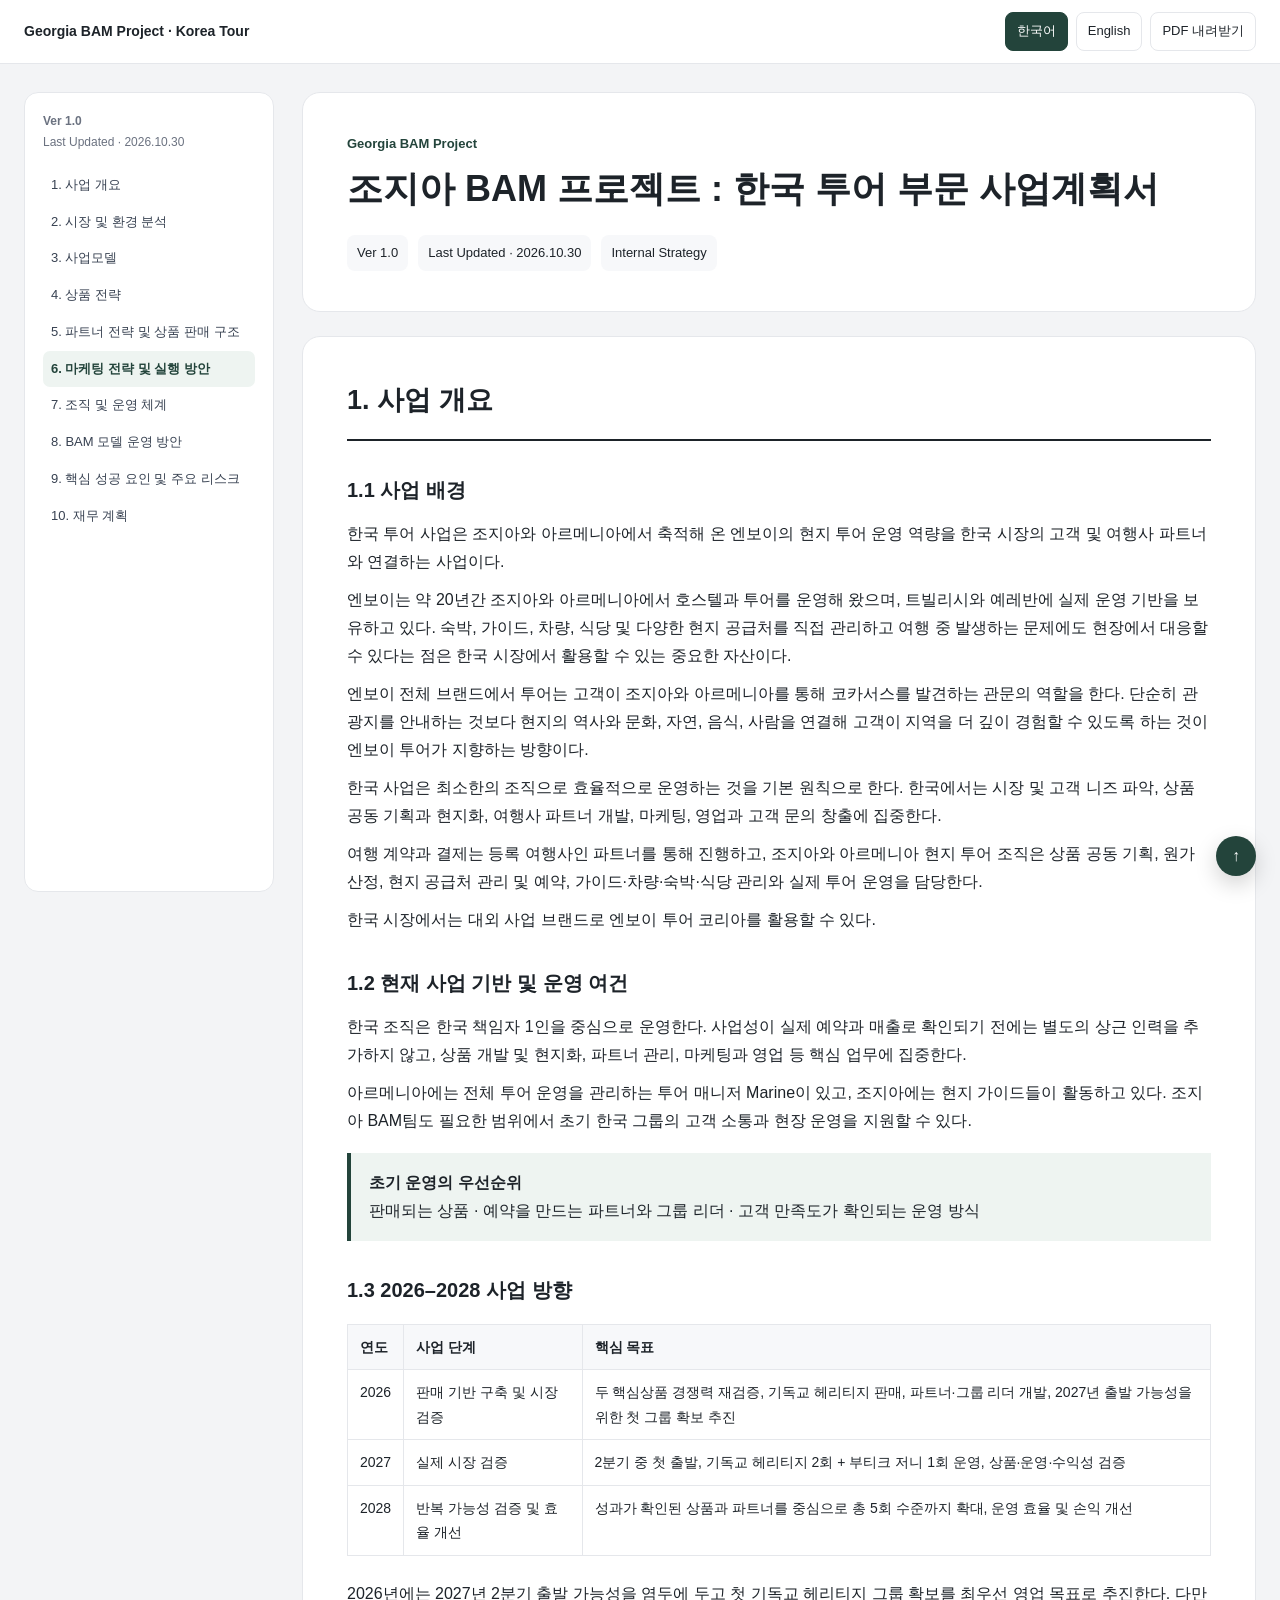
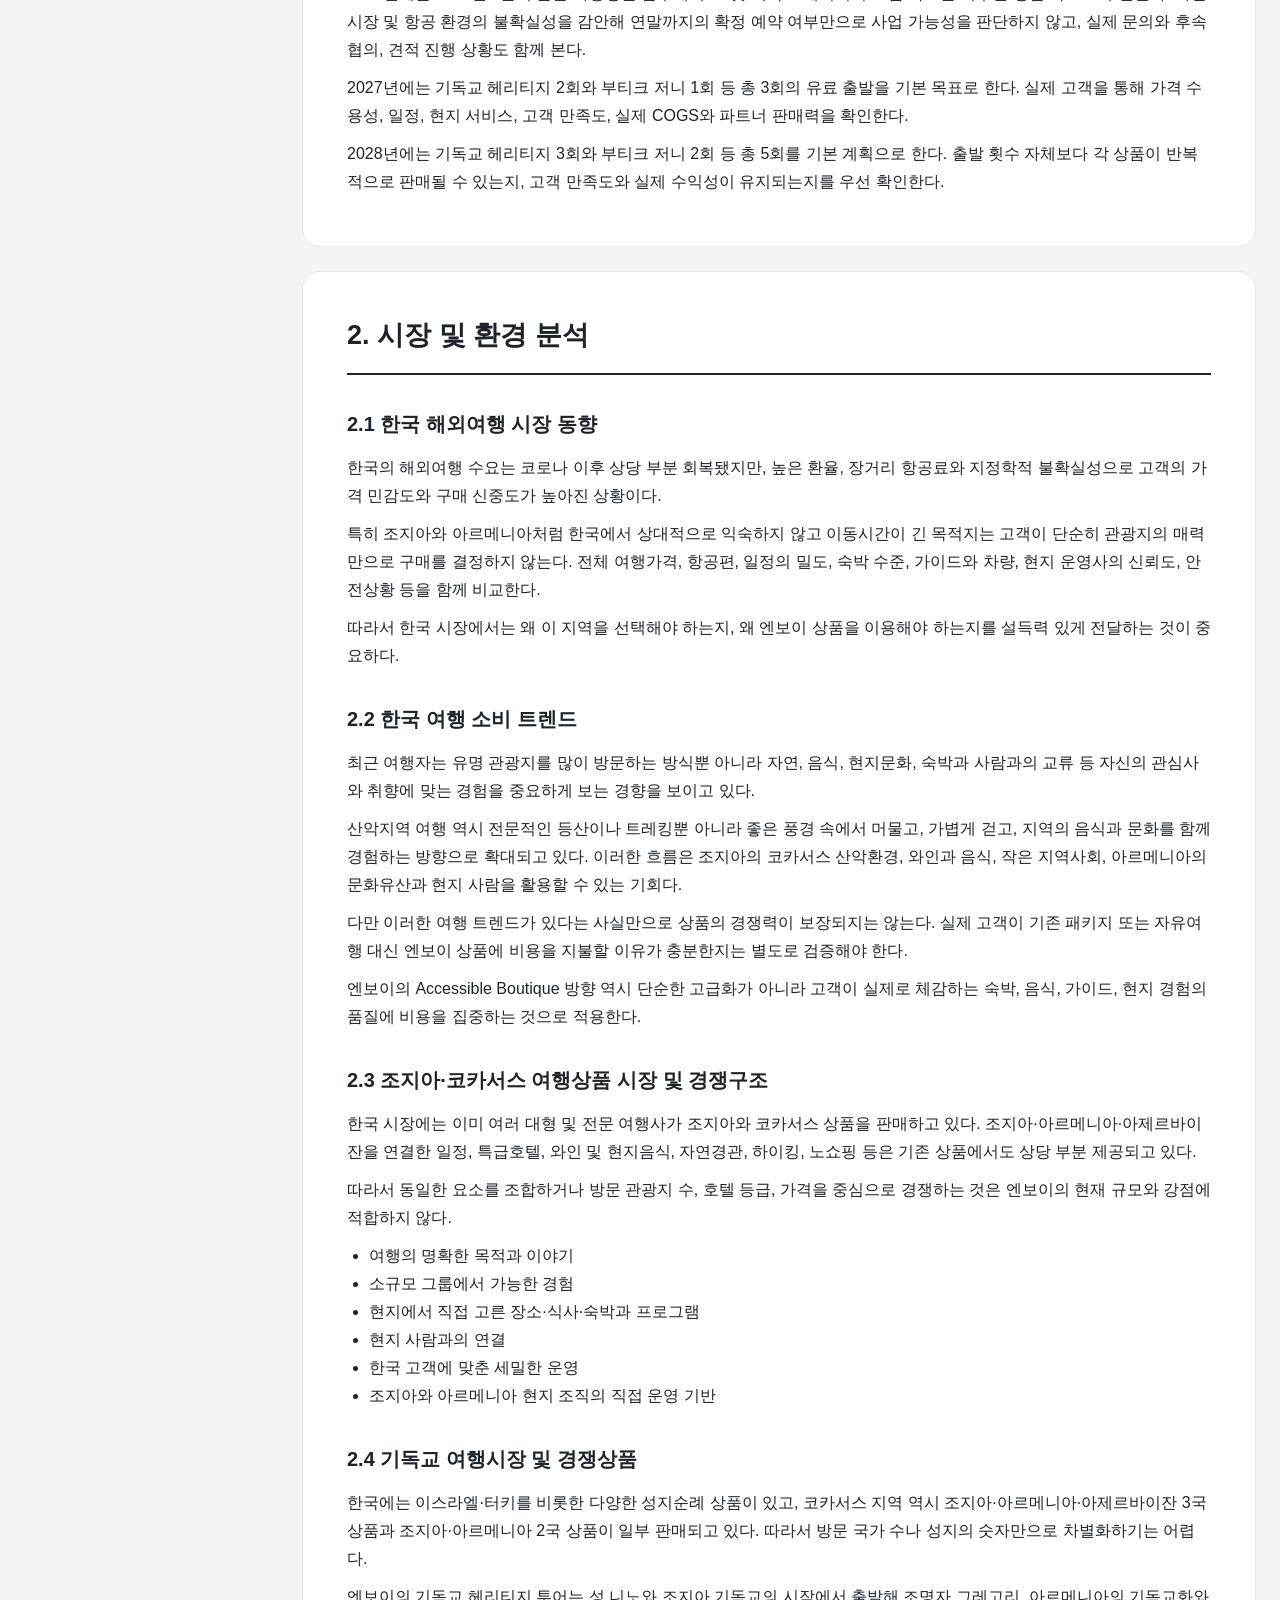
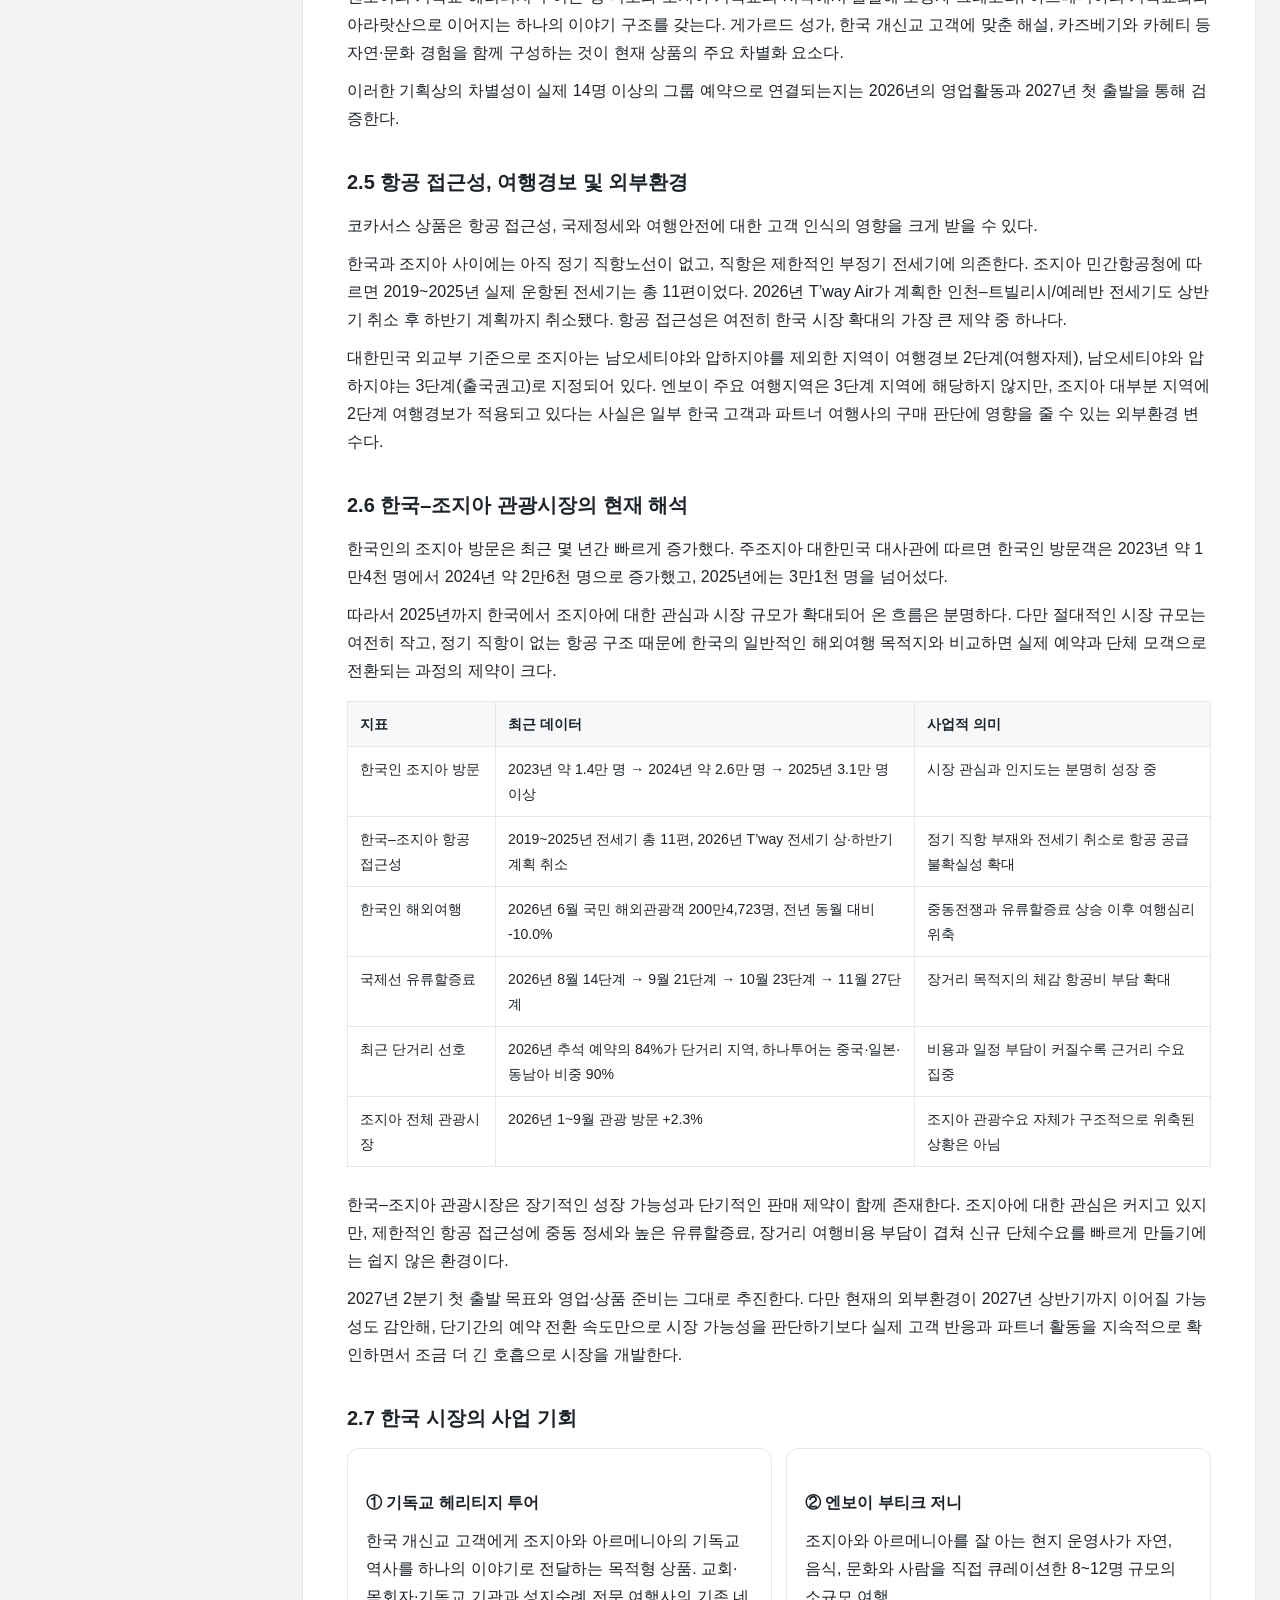
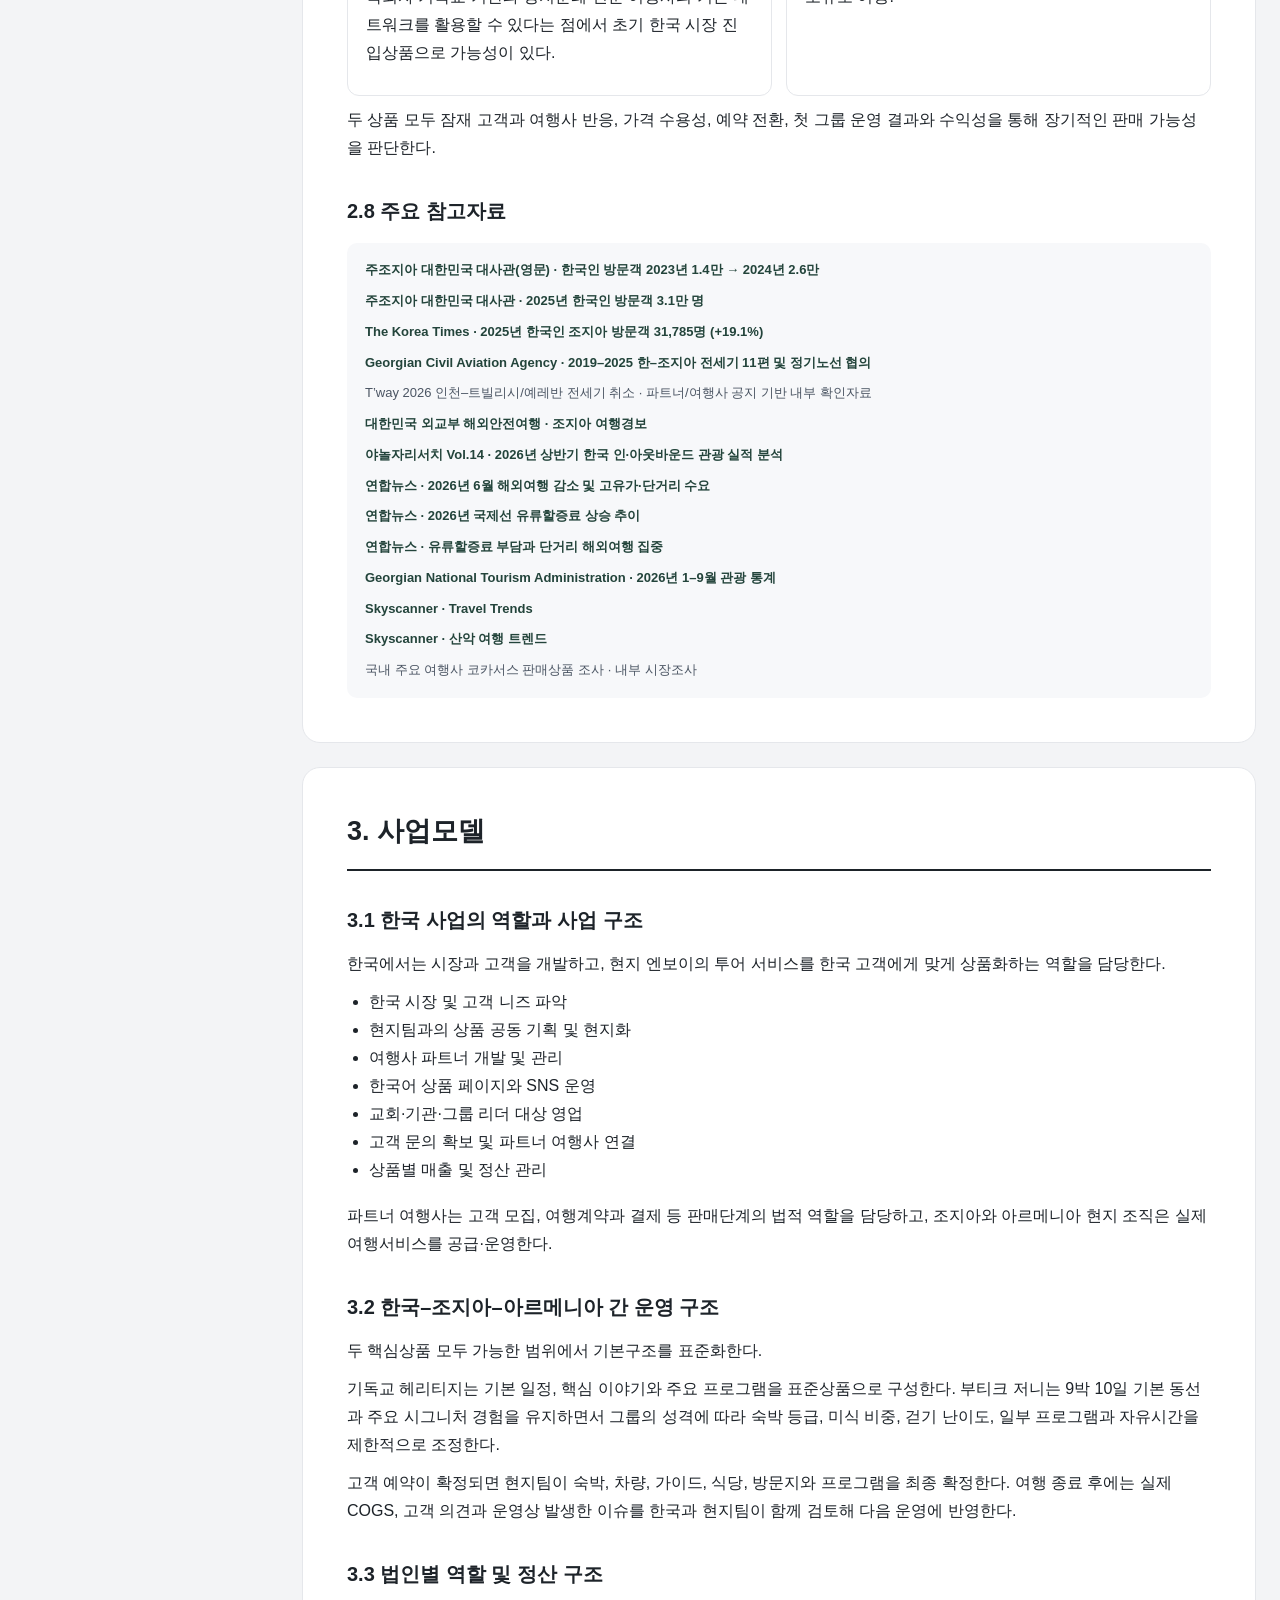
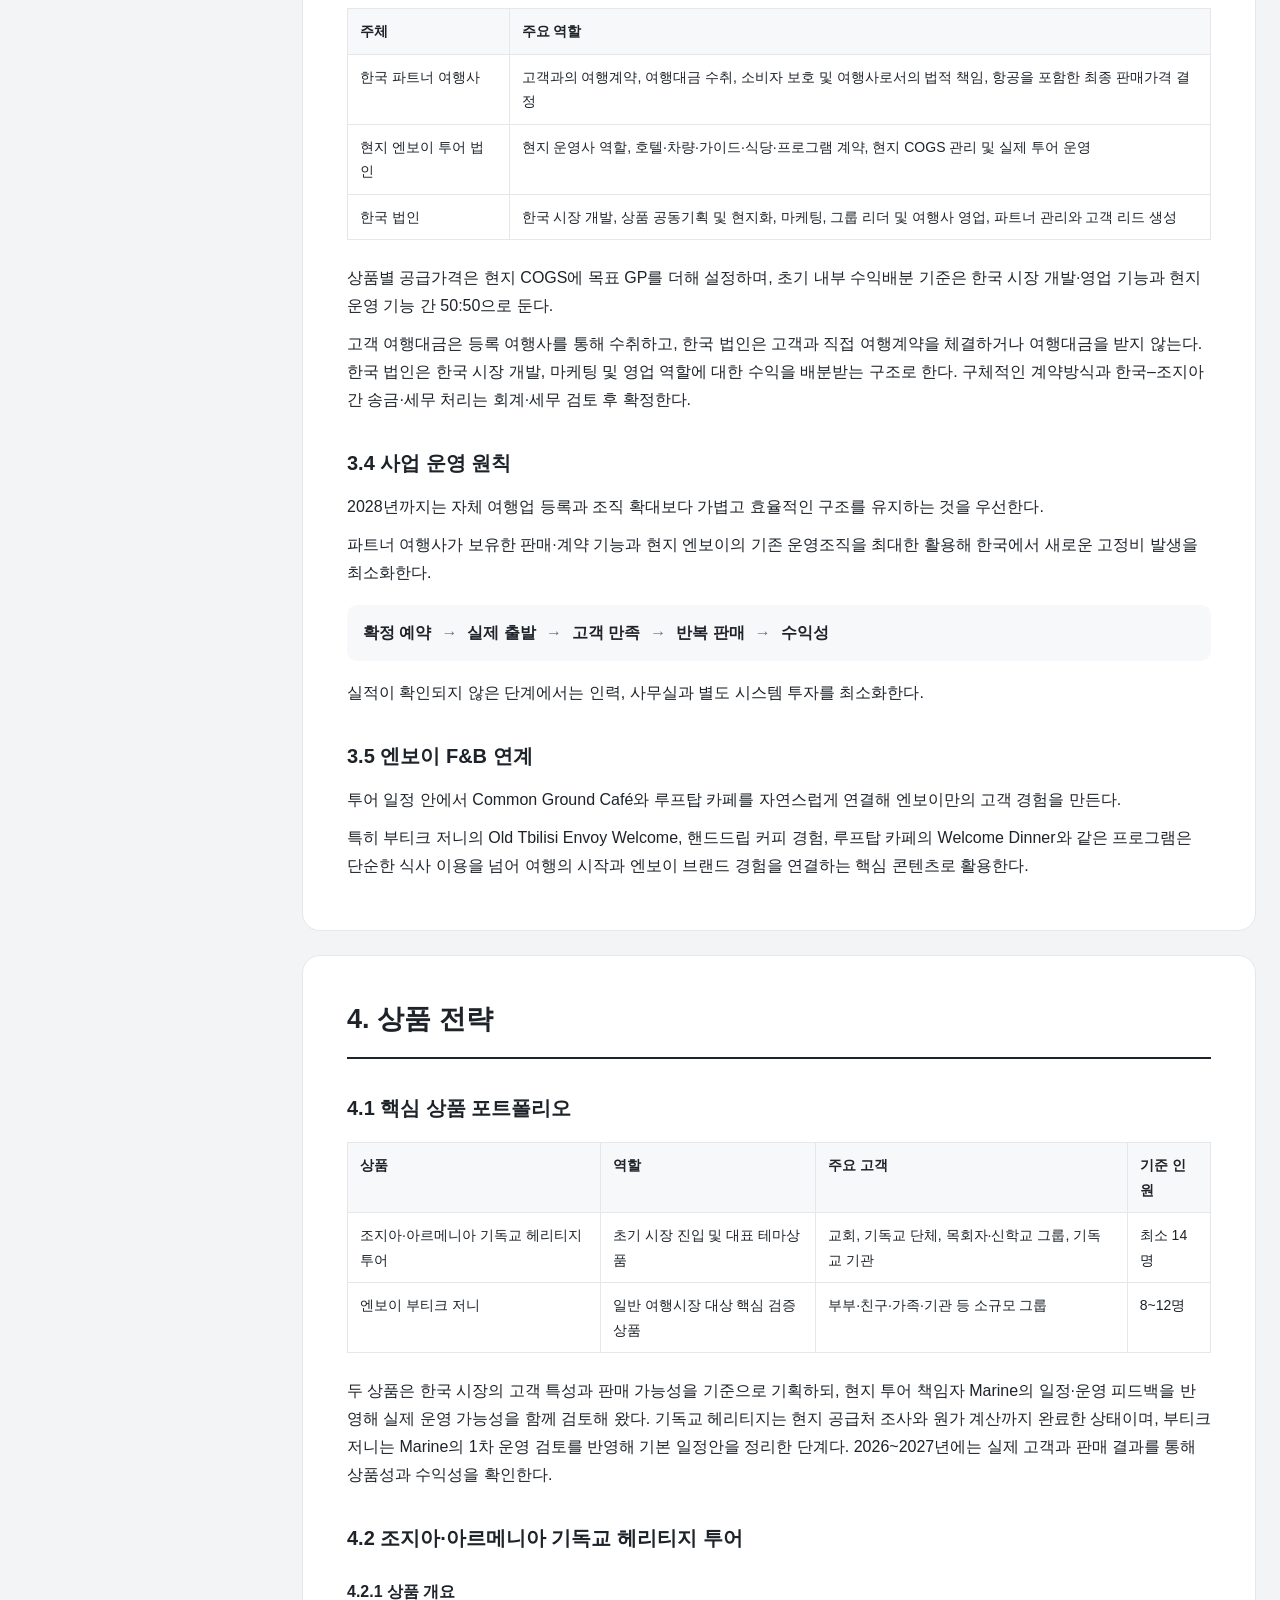
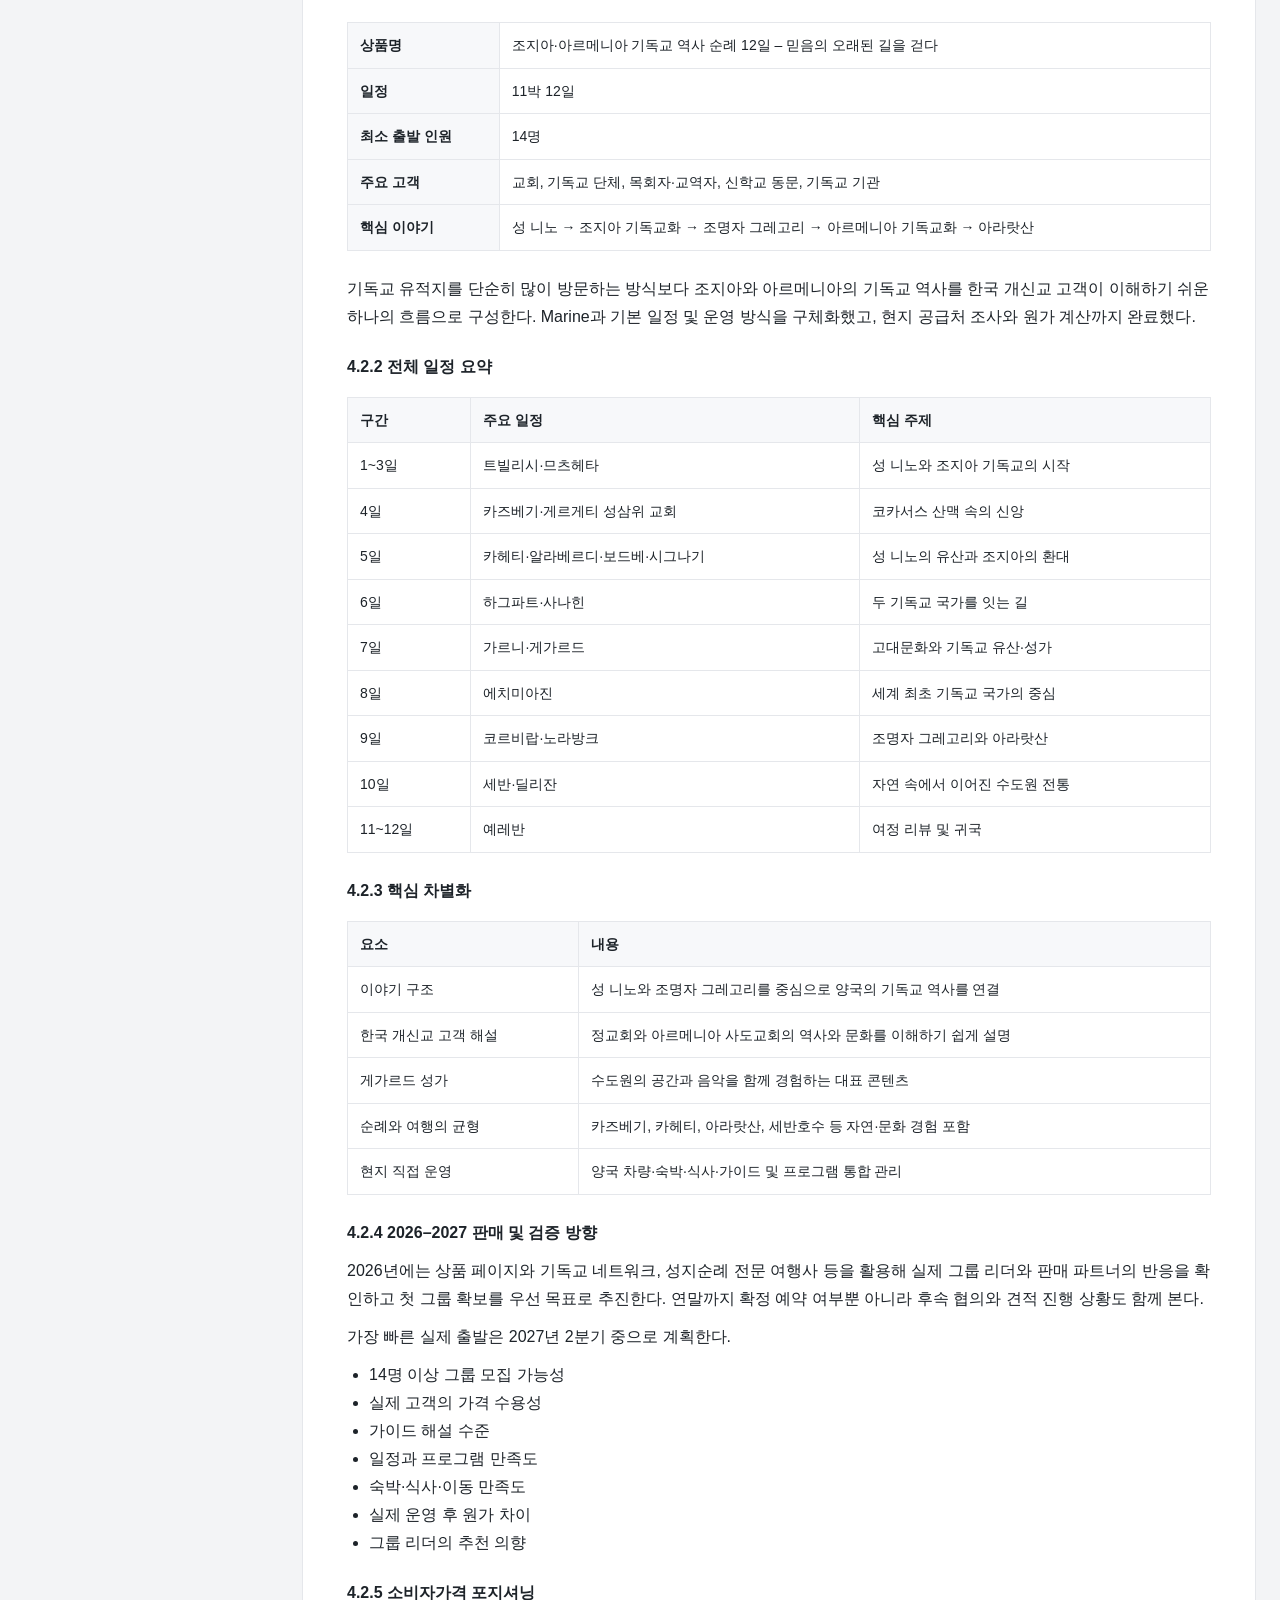
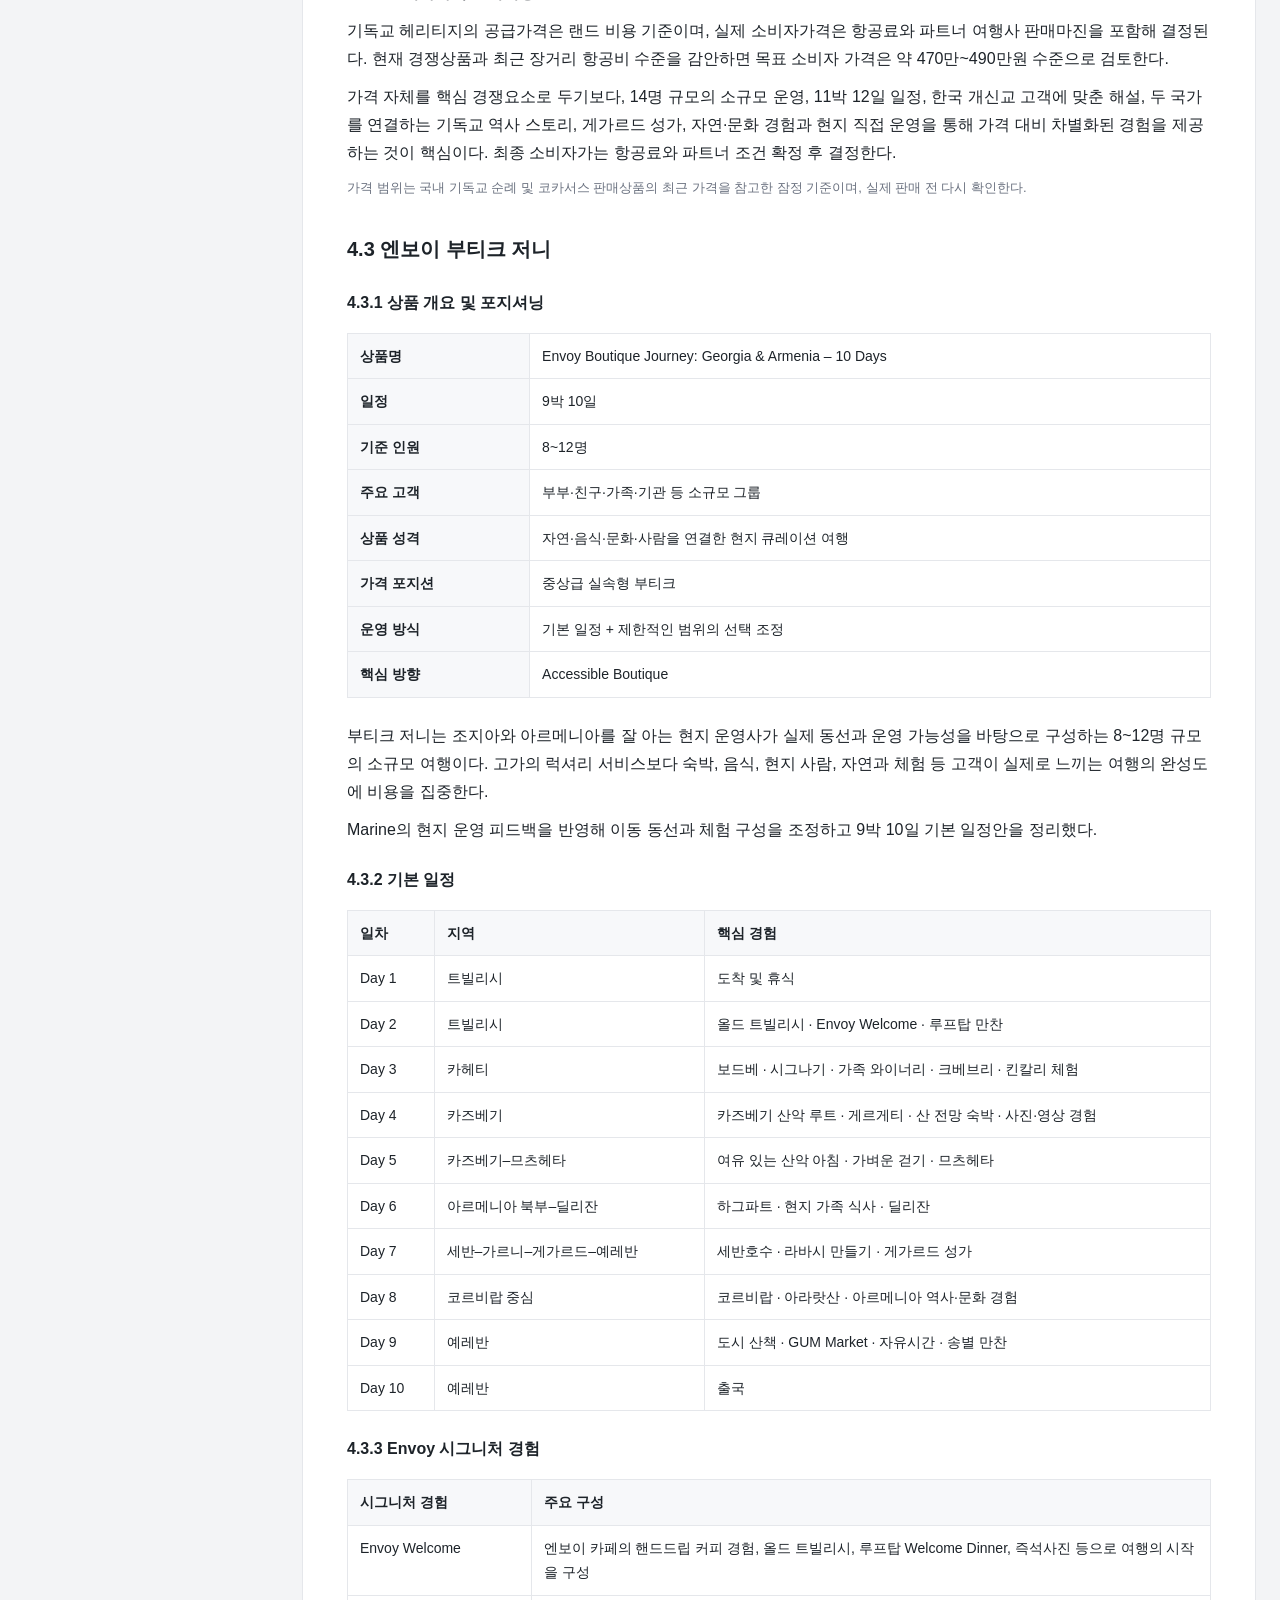
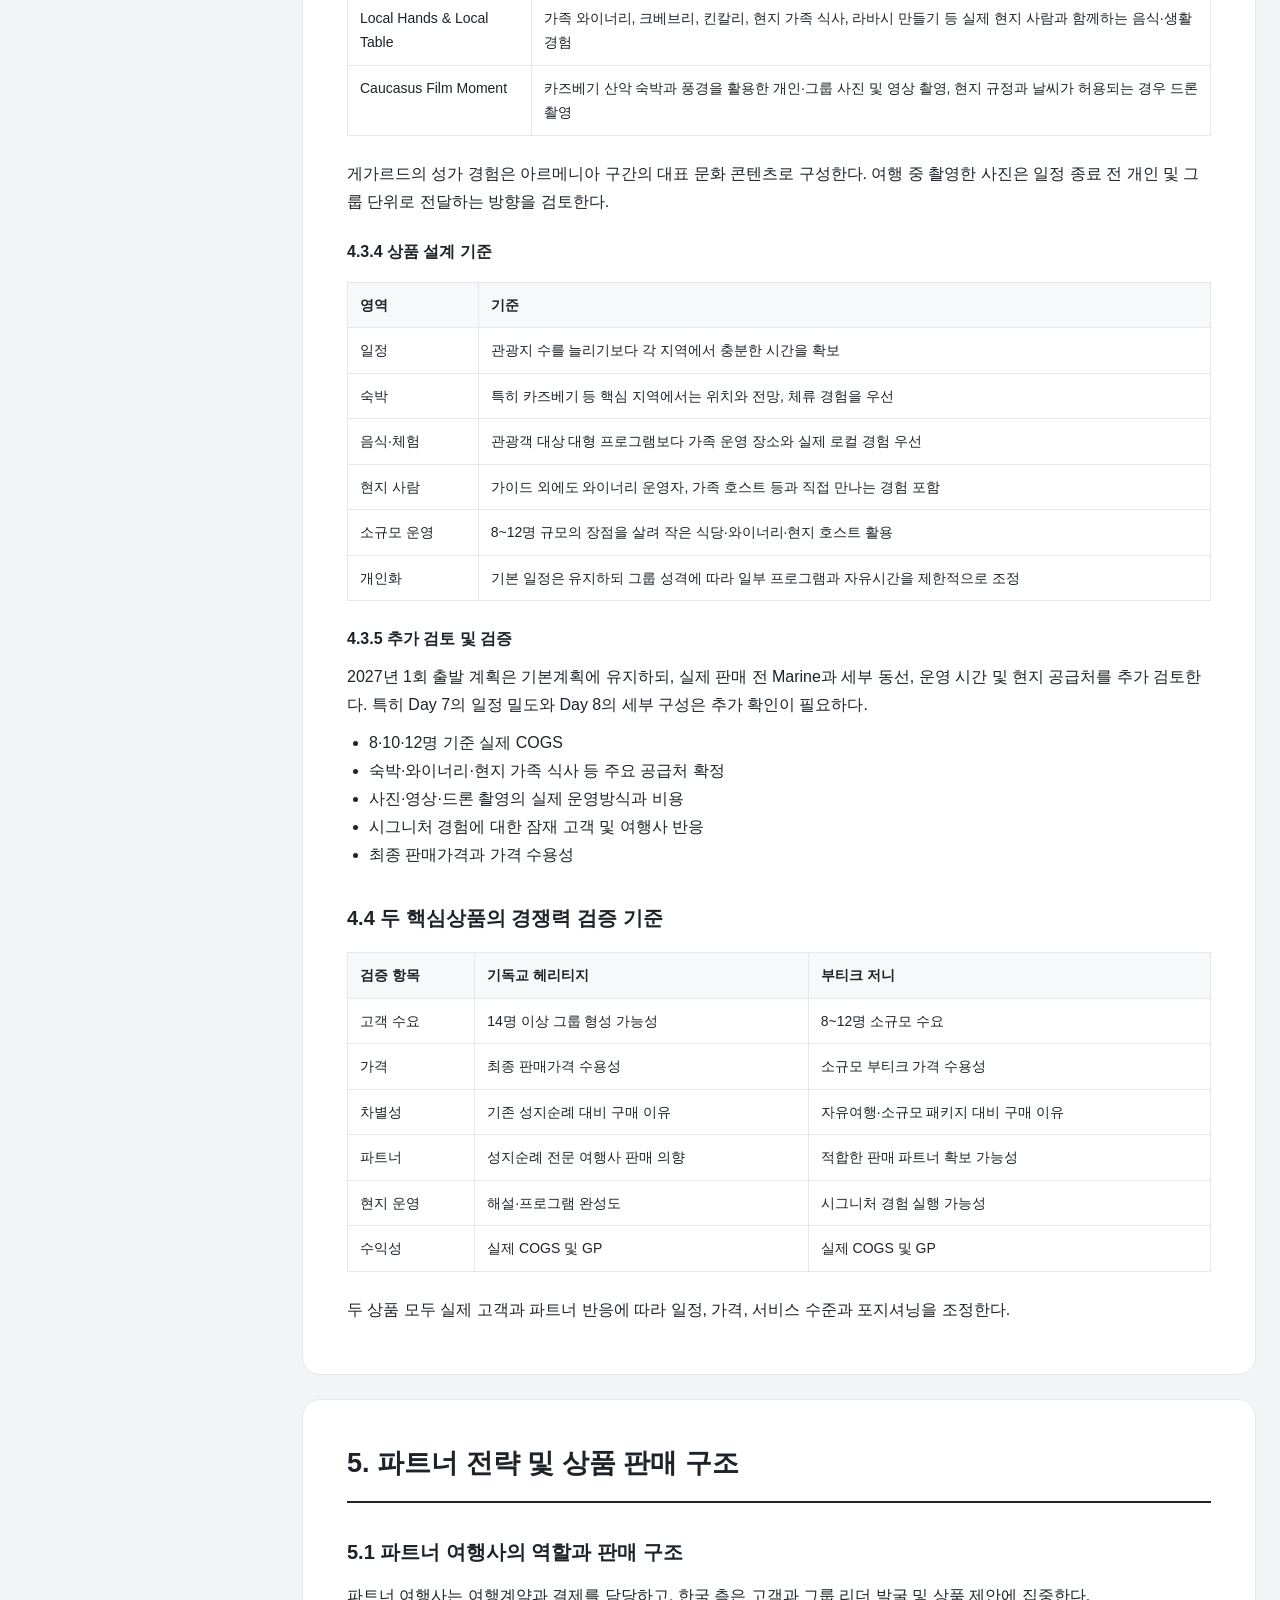
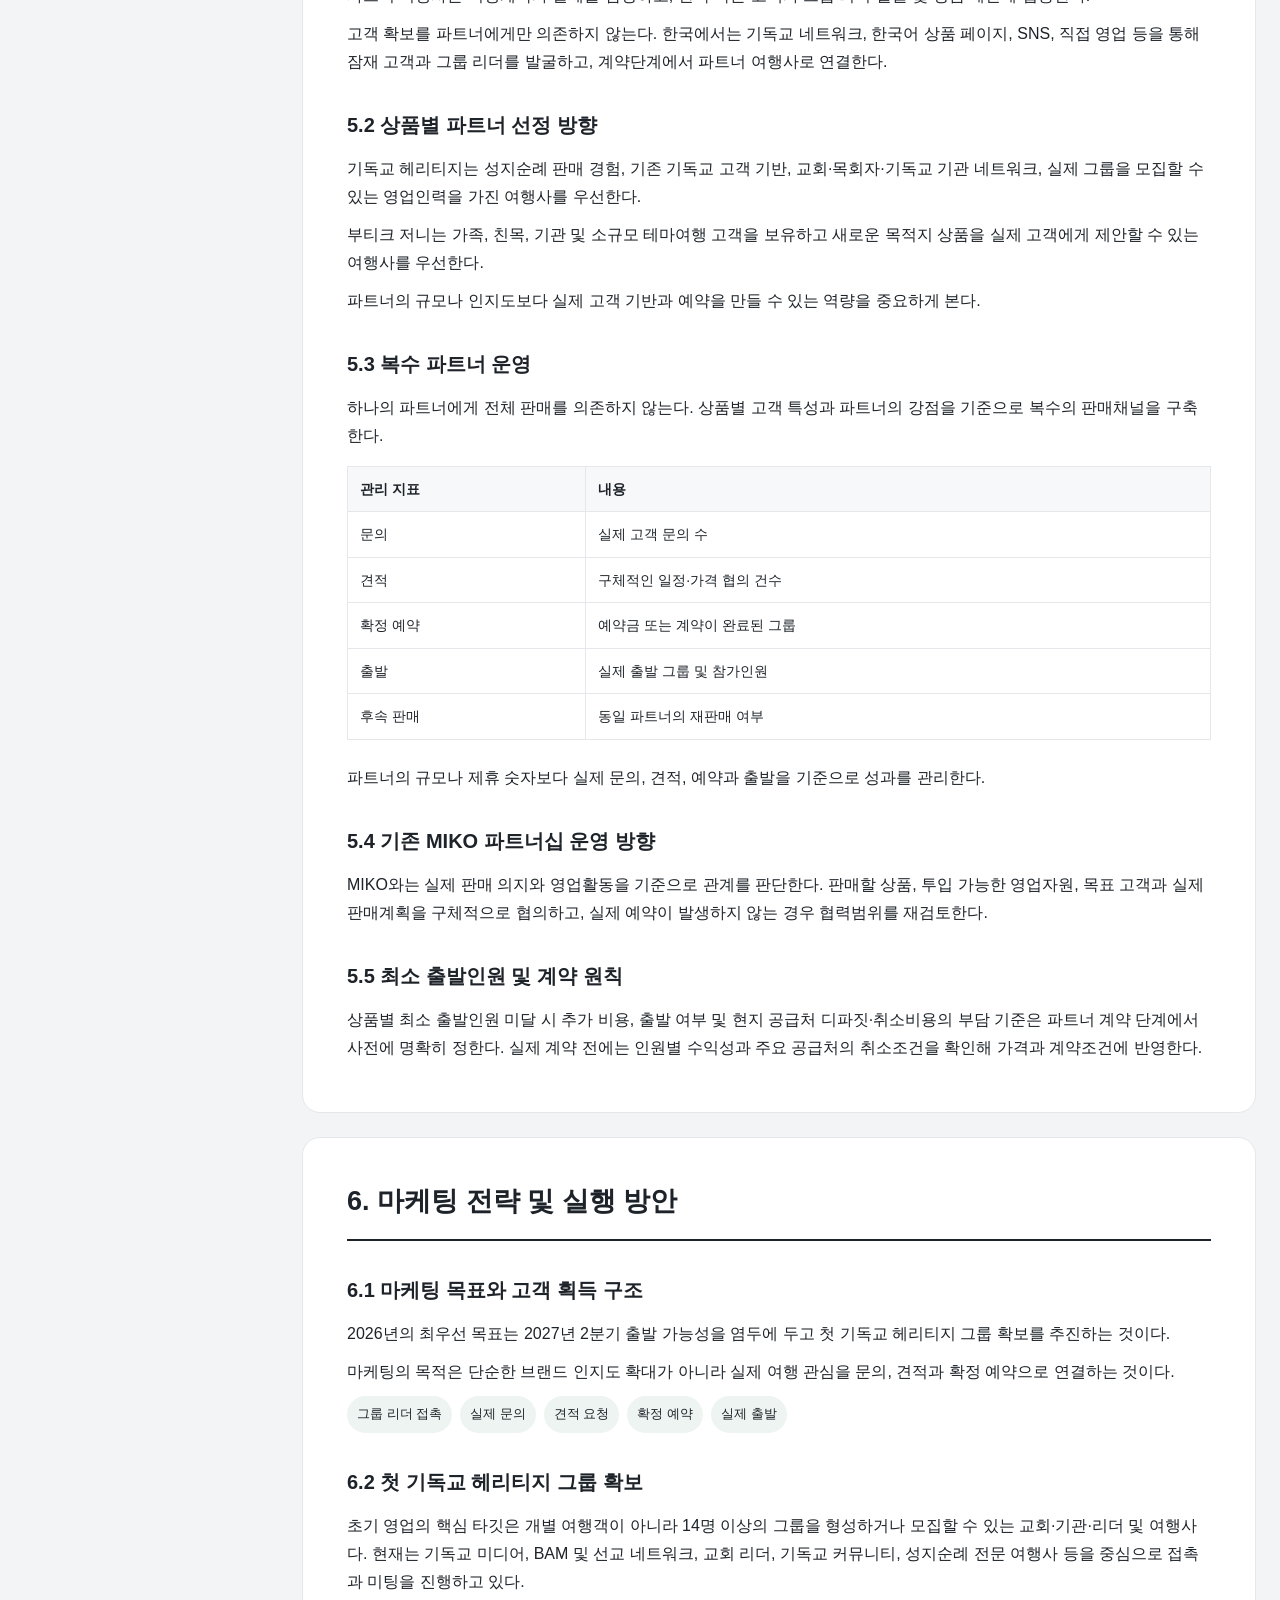
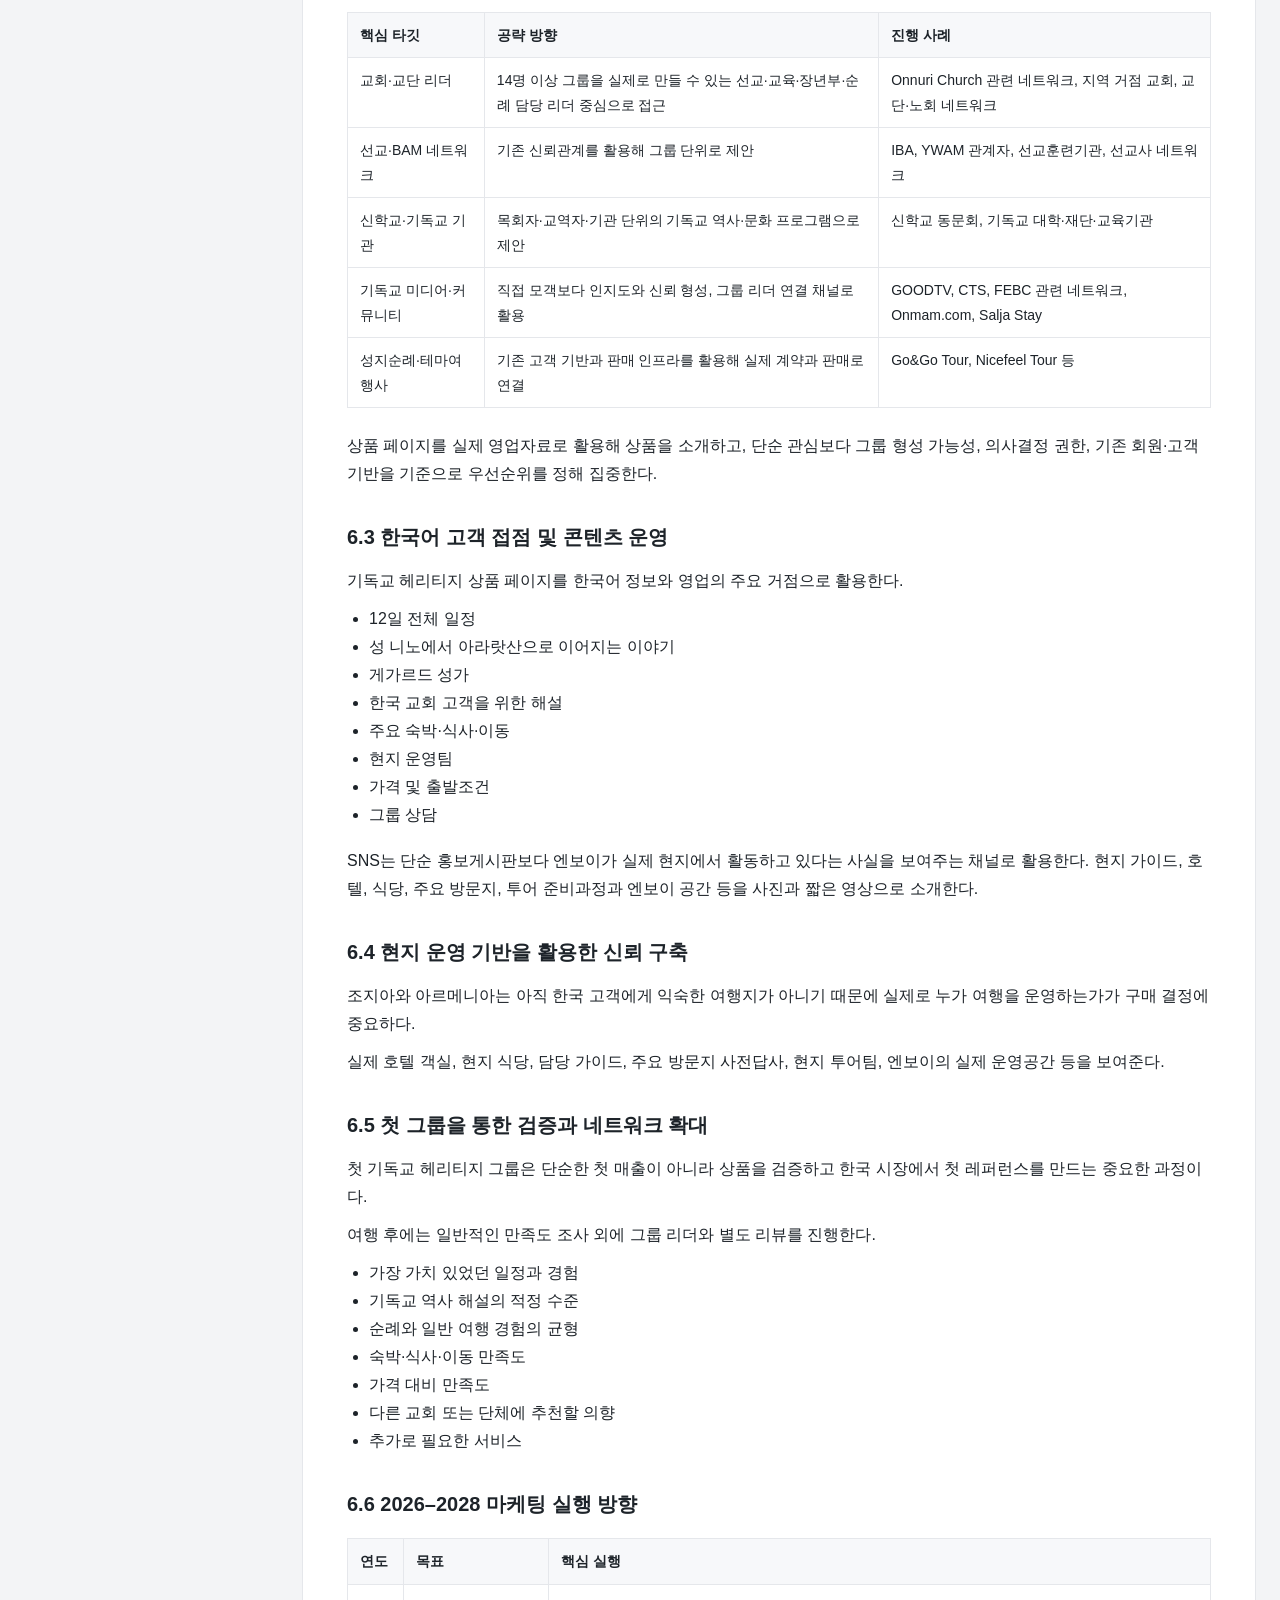
<file: index.html>
<!doctype html><html lang="ko"><head><meta charset="utf-8"><meta name="viewport" content="width=device-width,initial-scale=1"><title>조지아 BAM 프로젝트 : 한국 투어 부문 사업계획서</title><link rel="stylesheet" href="styles.css"></head><body id="top">
<header class="topbar"><div class="topbar-inner"><div class="brand">Georgia BAM Project · Korea Tour</div><div class="actions"><details class="mobile-toc"><summary class="btn">목차</summary><nav><a href="#sec1">1. 사업 개요</a><a href="#sec2">2. 시장 및 환경 분석</a><a href="#sec3">3. 사업모델</a><a href="#sec4">4. 상품 전략</a><a href="#sec5">5. 파트너 전략 및 상품 판매 구조</a><a href="#sec6">6. 마케팅 전략 및 실행 방안</a><a href="#sec7">7. 조직 및 운영 체계</a><a href="#sec8">8. BAM 모델 운영 방안</a><a href="#sec9">9. 핵심 성공 요인 및 주요 리스크</a><a href="#sec10">10. 재무 계획</a></nav></details><a class="btn active" href="index.html">한국어</a><a class="btn" href="en.html">English</a><a class="btn" href="#" onclick="window.print();return false;">PDF 내려받기</a></div></div></header>
<div class="layout"><aside class="sidebar"><div class="meta"><strong>Ver 1.0</strong><br>Last Updated · 2026.10.30</div><nav>
<a href="#sec1">1. 사업 개요</a><a href="#sec2">2. 시장 및 환경 분석</a><a href="#sec3">3. 사업모델</a><a href="#sec4">4. 상품 전략</a><a href="#sec5">5. 파트너 전략 및 상품 판매 구조</a><a href="#sec6">6. 마케팅 전략 및 실행 방안</a><a href="#sec7">7. 조직 및 운영 체계</a><a href="#sec8">8. BAM 모델 운영 방안</a><a href="#sec9">9. 핵심 성공 요인 및 주요 리스크</a><a href="#sec10">10. 재무 계획</a>
</nav></aside><main>
<section class="hero"><div class="eyebrow">Georgia BAM Project</div><h1>조지아 BAM 프로젝트 : 한국 투어 부문 사업계획서</h1><div class="hero-meta"><span>Ver 1.0</span><span>Last Updated · 2026.10.30</span><span>Internal Strategy</span></div></section>
<section id="sec1" class="report-section"><h2>1. 사업 개요</h2>
<h3>1.1 사업 배경</h3><p>한국 투어 사업은 조지아와 아르메니아에서 축적해 온 엔보이의 현지 투어 운영 역량을 한국 시장의 고객 및 여행사 파트너와 연결하는 사업이다.</p><p>엔보이는 약 20년간 조지아와 아르메니아에서 호스텔과 투어를 운영해 왔으며, 트빌리시와 예레반에 실제 운영 기반을 보유하고 있다. 숙박, 가이드, 차량, 식당 및 다양한 현지 공급처를 직접 관리하고 여행 중 발생하는 문제에도 현장에서 대응할 수 있다는 점은 한국 시장에서 활용할 수 있는 중요한 자산이다.</p><p>엔보이 전체 브랜드에서 투어는 고객이 조지아와 아르메니아를 통해 코카서스를 발견하는 관문의 역할을 한다. 단순히 관광지를 안내하는 것보다 현지의 역사와 문화, 자연, 음식, 사람을 연결해 고객이 지역을 더 깊이 경험할 수 있도록 하는 것이 엔보이 투어가 지향하는 방향이다.</p><p>한국 사업은 최소한의 조직으로 효율적으로 운영하는 것을 기본 원칙으로 한다. 한국에서는 시장 및 고객 니즈 파악, 상품 공동 기획과 현지화, 여행사 파트너 개발, 마케팅, 영업과 고객 문의 창출에 집중한다.</p><p>여행 계약과 결제는 등록 여행사인 파트너를 통해 진행하고, 조지아와 아르메니아 현지 투어 조직은 상품 공동 기획, 원가 산정, 현지 공급처 관리 및 예약, 가이드·차량·숙박·식당 관리와 실제 투어 운영을 담당한다.</p><p>한국 시장에서는 대외 사업 브랜드로 엔보이 투어 코리아를 활용할 수 있다.</p>
<h3>1.2 현재 사업 기반 및 운영 여건</h3><p>한국 조직은 한국 책임자 1인을 중심으로 운영한다. 사업성이 실제 예약과 매출로 확인되기 전에는 별도의 상근 인력을 추가하지 않고, 상품 개발 및 현지화, 파트너 관리, 마케팅과 영업 등 핵심 업무에 집중한다.</p><p>아르메니아에는 전체 투어 운영을 관리하는 투어 매니저 Marine이 있고, 조지아에는 현지 가이드들이 활동하고 있다. 조지아 BAM팀도 필요한 범위에서 초기 한국 그룹의 고객 소통과 현장 운영을 지원할 수 있다.</p><div class="callout"><strong>초기 운영의 우선순위</strong><br>판매되는 상품 · 예약을 만드는 파트너와 그룹 리더 · 고객 만족도가 확인되는 운영 방식</div>
<h3>1.3 2026–2028 사업 방향</h3><table><thead><tr><th>연도</th><th>사업 단계</th><th>핵심 목표</th></tr></thead><tbody><tr><td>2026</td><td>판매 기반 구축 및 시장 검증</td><td>두 핵심상품 경쟁력 재검증, 기독교 헤리티지 판매, 파트너·그룹 리더 개발, 2027년 출발 가능성을 위한 첫 그룹 확보 추진</td></tr><tr><td>2027</td><td>실제 시장 검증</td><td>2분기 중 첫 출발, 기독교 헤리티지 2회 + 부티크 저니 1회 운영, 상품·운영·수익성 검증</td></tr><tr><td>2028</td><td>반복 가능성 검증 및 효율 개선</td><td>성과가 확인된 상품과 파트너를 중심으로 총 5회 수준까지 확대, 운영 효율 및 손익 개선</td></tr></tbody></table><p>2026년에는 2027년 2분기 출발 가능성을 염두에 두고 첫 기독교 헤리티지 그룹 확보를 최우선 영업 목표로 추진한다. 다만 시장 및 항공 환경의 불확실성을 감안해 연말까지의 확정 예약 여부만으로 사업 가능성을 판단하지 않고, 실제 문의와 후속 협의, 견적 진행 상황도 함께 본다.</p><p>2027년에는 기독교 헤리티지 2회와 부티크 저니 1회 등 총 3회의 유료 출발을 기본 목표로 한다. 실제 고객을 통해 가격 수용성, 일정, 현지 서비스, 고객 만족도, 실제 COGS와 파트너 판매력을 확인한다.</p><p>2028년에는 기독교 헤리티지 3회와 부티크 저니 2회 등 총 5회를 기본 계획으로 한다. 출발 횟수 자체보다 각 상품이 반복적으로 판매될 수 있는지, 고객 만족도와 실제 수익성이 유지되는지를 우선 확인한다.</p></section>

<section id="sec2" class="report-section"><h2>2. 시장 및 환경 분석</h2>
<h3>2.1 한국 해외여행 시장 동향</h3><p>한국의 해외여행 수요는 코로나 이후 상당 부분 회복됐지만, 높은 환율, 장거리 항공료와 지정학적 불확실성으로 고객의 가격 민감도와 구매 신중도가 높아진 상황이다.</p><p>특히 조지아와 아르메니아처럼 한국에서 상대적으로 익숙하지 않고 이동시간이 긴 목적지는 고객이 단순히 관광지의 매력만으로 구매를 결정하지 않는다. 전체 여행가격, 항공편, 일정의 밀도, 숙박 수준, 가이드와 차량, 현지 운영사의 신뢰도, 안전상황 등을 함께 비교한다.</p><p>따라서 한국 시장에서는 왜 이 지역을 선택해야 하는지, 왜 엔보이 상품을 이용해야 하는지를 설득력 있게 전달하는 것이 중요하다.</p>
<h3>2.2 한국 여행 소비 트렌드</h3><p>최근 여행자는 유명 관광지를 많이 방문하는 방식뿐 아니라 자연, 음식, 현지문화, 숙박과 사람과의 교류 등 자신의 관심사와 취향에 맞는 경험을 중요하게 보는 경향을 보이고 있다.</p><p>산악지역 여행 역시 전문적인 등산이나 트레킹뿐 아니라 좋은 풍경 속에서 머물고, 가볍게 걷고, 지역의 음식과 문화를 함께 경험하는 방향으로 확대되고 있다. 이러한 흐름은 조지아의 코카서스 산악환경, 와인과 음식, 작은 지역사회, 아르메니아의 문화유산과 현지 사람을 활용할 수 있는 기회다.</p><p>다만 이러한 여행 트렌드가 있다는 사실만으로 상품의 경쟁력이 보장되지는 않는다. 실제 고객이 기존 패키지 또는 자유여행 대신 엔보이 상품에 비용을 지불할 이유가 충분한지는 별도로 검증해야 한다.</p><p>엔보이의 Accessible Boutique 방향 역시 단순한 고급화가 아니라 고객이 실제로 체감하는 숙박, 음식, 가이드, 현지 경험의 품질에 비용을 집중하는 것으로 적용한다.</p>
<h3>2.3 조지아·코카서스 여행상품 시장 및 경쟁구조</h3><p>한국 시장에는 이미 여러 대형 및 전문 여행사가 조지아와 코카서스 상품을 판매하고 있다. 조지아·아르메니아·아제르바이잔을 연결한 일정, 특급호텔, 와인 및 현지음식, 자연경관, 하이킹, 노쇼핑 등은 기존 상품에서도 상당 부분 제공되고 있다.</p><p>따라서 동일한 요소를 조합하거나 방문 관광지 수, 호텔 등급, 가격을 중심으로 경쟁하는 것은 엔보이의 현재 규모와 강점에 적합하지 않다.</p><ul><li>여행의 명확한 목적과 이야기</li><li>소규모 그룹에서 가능한 경험</li><li>현지에서 직접 고른 장소·식사·숙박과 프로그램</li><li>현지 사람과의 연결</li><li>한국 고객에 맞춘 세밀한 운영</li><li>조지아와 아르메니아 현지 조직의 직접 운영 기반</li></ul>
<h3>2.4 기독교 여행시장 및 경쟁상품</h3><p>한국에는 이스라엘·터키를 비롯한 다양한 성지순례 상품이 있고, 코카서스 지역 역시 조지아·아르메니아·아제르바이잔 3국 상품과 조지아·아르메니아 2국 상품이 일부 판매되고 있다. 따라서 방문 국가 수나 성지의 숫자만으로 차별화하기는 어렵다.</p><p>엔보이의 기독교 헤리티지 투어는 성 니노와 조지아 기독교의 시작에서 출발해 조명자 그레고리, 아르메니아의 기독교화와 아라랏산으로 이어지는 하나의 이야기 구조를 갖는다. 게가르드 성가, 한국 개신교 고객에 맞춘 해설, 카즈베기와 카헤티 등 자연·문화 경험을 함께 구성하는 것이 현재 상품의 주요 차별화 요소다.</p><p>이러한 기획상의 차별성이 실제 14명 이상의 그룹 예약으로 연결되는지는 2026년의 영업활동과 2027년 첫 출발을 통해 검증한다.</p>
<h3>2.5 항공 접근성, 여행경보 및 외부환경</h3>
<p>코카서스 상품은 항공 접근성, 국제정세와 여행안전에 대한 고객 인식의 영향을 크게 받을 수 있다.</p>
<p>한국과 조지아 사이에는 아직 정기 직항노선이 없고, 직항은 제한적인 부정기 전세기에 의존한다. 조지아 민간항공청에 따르면 2019~2025년 실제 운항된 전세기는 총 11편이었다. 2026년 T’way Air가 계획한 인천–트빌리시/예레반 전세기도 상반기 취소 후 하반기 계획까지 취소됐다. 항공 접근성은 여전히 한국 시장 확대의 가장 큰 제약 중 하나다.</p>
<p>대한민국 외교부 기준으로 조지아는 남오세티야와 압하지야를 제외한 지역이 여행경보 2단계(여행자제), 남오세티야와 압하지야는 3단계(출국권고)로 지정되어 있다. 엔보이 주요 여행지역은 3단계 지역에 해당하지 않지만, 조지아 대부분 지역에 2단계 여행경보가 적용되고 있다는 사실은 일부 한국 고객과 파트너 여행사의 구매 판단에 영향을 줄 수 있는 외부환경 변수다.</p>

<h3>2.6 한국–조지아 관광시장의 현재 해석</h3>
<p>한국인의 조지아 방문은 최근 몇 년간 빠르게 증가했다. 주조지아 대한민국 대사관에 따르면 한국인 방문객은 2023년 약 1만4천 명에서 2024년 약 2만6천 명으로 증가했고, 2025년에는 3만1천 명을 넘어섰다.</p>
<p>따라서 2025년까지 한국에서 조지아에 대한 관심과 시장 규모가 확대되어 온 흐름은 분명하다. 다만 절대적인 시장 규모는 여전히 작고, 정기 직항이 없는 항공 구조 때문에 한국의 일반적인 해외여행 목적지와 비교하면 실제 예약과 단체 모객으로 전환되는 과정의 제약이 크다.</p>

<table><thead><tr><th>지표</th><th>최근 데이터</th><th>사업적 의미</th></tr></thead><tbody>
<tr><td>한국인 조지아 방문</td><td>2023년 약 1.4만 명 → 2024년 약 2.6만 명 → 2025년 3.1만 명 이상</td><td>시장 관심과 인지도는 분명히 성장 중</td></tr>

<tr><td>한국–조지아 항공 접근성</td><td>2019~2025년 전세기 총 11편, 2026년 T’way 전세기 상·하반기 계획 취소</td><td>정기 직항 부재와 전세기 취소로 항공 공급 불확실성 확대</td></tr>
<tr><td>한국인 해외여행</td><td>2026년 6월 국민 해외관광객 200만4,723명, 전년 동월 대비 -10.0%</td><td>중동전쟁과 유류할증료 상승 이후 여행심리 위축</td></tr>
<tr><td>국제선 유류할증료</td><td>2026년 8월 14단계 → 9월 21단계 → 10월 23단계 → 11월 27단계</td><td>장거리 목적지의 체감 항공비 부담 확대</td></tr>
<tr><td>최근 단거리 선호</td><td>2026년 추석 예약의 84%가 단거리 지역, 하나투어는 중국·일본·동남아 비중 90%</td><td>비용과 일정 부담이 커질수록 근거리 수요 집중</td></tr>
<tr><td>조지아 전체 관광시장</td><td>2026년 1~9월 관광 방문 +2.3%</td><td>조지아 관광수요 자체가 구조적으로 위축된 상황은 아님</td></tr>
</tbody></table>

<p>한국–조지아 관광시장은 장기적인 성장 가능성과 단기적인 판매 제약이 함께 존재한다. 조지아에 대한 관심은 커지고 있지만, 제한적인 항공 접근성에 중동 정세와 높은 유류할증료, 장거리 여행비용 부담이 겹쳐 신규 단체수요를 빠르게 만들기에는 쉽지 않은 환경이다.</p>
<p>2027년 2분기 첫 출발 목표와 영업·상품 준비는 그대로 추진한다. 다만 현재의 외부환경이 2027년 상반기까지 이어질 가능성도 감안해, 단기간의 예약 전환 속도만으로 시장 가능성을 판단하기보다 실제 고객 반응과 파트너 활동을 지속적으로 확인하면서 조금 더 긴 호흡으로 시장을 개발한다.</p>

<h3>2.7 한국 시장의 사업 기회</h3><div class="two-col"><div class="card"><h4>① 기독교 헤리티지 투어</h4><p>한국 개신교 고객에게 조지아와 아르메니아의 기독교 역사를 하나의 이야기로 전달하는 목적형 상품. 교회·목회자·기독교 기관과 성지순례 전문 여행사의 기존 네트워크를 활용할 수 있다는 점에서 초기 한국 시장 진입상품으로 가능성이 있다.</p></div><div class="card"><h4>② 엔보이 부티크 저니</h4><p>조지아와 아르메니아를 잘 아는 현지 운영사가 자연, 음식, 문화와 사람을 직접 큐레이션한 8~12명 규모의 소규모 여행.</p></div></div><p>두 상품 모두 잠재 고객과 여행사 반응, 가격 수용성, 예약 전환, 첫 그룹 운영 결과와 수익성을 통해 장기적인 판매 가능성을 판단한다.</p>
<h3>2.8 주요 참고자료</h3>
<div class="references">
<a href="https://overseas.mofa.go.kr/ge-en/wpge/m_28690/contents.do" target="_blank" rel="noopener">주조지아 대한민국 대사관(영문) · 한국인 방문객 2023년 1.4만 → 2024년 2.6만</a>
<a href="https://overseas.mofa.go.kr/ge-ko/wpge/m_8873/contents.do" target="_blank" rel="noopener">주조지아 대한민국 대사관 · 2025년 한국인 방문객 3.1만 명</a>
<a href="https://www.koreatimes.co.kr/amp/foreignaffairs/20260224/georgia-a-small-country-with-big-potential-for-korean-investments" target="_blank" rel="noopener">The Korea Times · 2025년 한국인 조지아 방문객 31,785명 (+19.1%)</a>
<a href="https://gcaa.ge/%E1%83%90%E1%83%95%E1%83%98%E1%83%90%E1%83%AA%E1%83%98%E1%83%98%E1%83%A1-%E1%83%A1%E1%83%90%E1%83%90%E1%83%92%E1%83%94%E1%83%9C%E1%83%A2%E1%83%9D%E1%83%A1%E1%83%90-%E1%83%93%E1%83%90-%E1%83%90/" target="_blank" rel="noopener">Georgian Civil Aviation Agency · 2019–2025 한–조지아 전세기 11편 및 정기노선 협의</a>
<span>T’way 2026 인천–트빌리시/예레반 전세기 취소 · 파트너/여행사 공지 기반 내부 확인자료</span>
<a href="https://0404.go.kr/ntnSafetyInfo/332/detail" target="_blank" rel="noopener">대한민국 외교부 해외안전여행 · 조지아 여행경보</a>
<a href="https://www.yanolja-research.com/brief/view/867?lang=kr" target="_blank" rel="noopener">야놀자리서치 Vol.14 · 2026년 상반기 한국 인·아웃바운드 관광 실적 분석</a>
<a href="https://www.yna.co.kr/view/AKR20260801042800030" target="_blank" rel="noopener">연합뉴스 · 2026년 6월 해외여행 감소 및 고유가·단거리 수요</a>
<a href="https://www.yna.co.kr/amp/view/AKR20261016068000003" target="_blank" rel="noopener">연합뉴스 · 2026년 국제선 유류할증료 상승 추이</a>
<a href="https://www.yna.co.kr/view/AKR20260923155600030" target="_blank" rel="noopener">연합뉴스 · 유류할증료 부담과 단거리 해외여행 집중</a>
<a href="https://gnta.ge/%E1%83%9B%E1%83%94%E1%83%93%E1%83%98%E1%83%90-%E1%83%AA%E1%83%94%E1%83%9C%E1%83%A2%E1%83%A0%E1%83%98/stat-info-3" target="_blank" rel="noopener">Georgian National Tourism Administration · 2026년 1–9월 관광 통계</a>
<a href="https://www.skyscanner.co.kr/travel-trends" target="_blank" rel="noopener">Skyscanner · Travel Trends</a>
<a href="https://www.skyscanner.co.kr/travel-trends/mountains" target="_blank" rel="noopener">Skyscanner · 산악 여행 트렌드</a>
<span>국내 주요 여행사 코카서스 판매상품 조사 · 내부 시장조사</span>
</div></section>

<section id="sec3" class="report-section"><h2>3. 사업모델</h2><h3>3.1 한국 사업의 역할과 사업 구조</h3><p>한국에서는 시장과 고객을 개발하고, 현지 엔보이의 투어 서비스를 한국 고객에게 맞게 상품화하는 역할을 담당한다.</p><ul><li>한국 시장 및 고객 니즈 파악</li><li>현지팀과의 상품 공동 기획 및 현지화</li><li>여행사 파트너 개발 및 관리</li><li>한국어 상품 페이지와 SNS 운영</li><li>교회·기관·그룹 리더 대상 영업</li><li>고객 문의 확보 및 파트너 여행사 연결</li><li>상품별 매출 및 정산 관리</li></ul><p>파트너 여행사는 고객 모집, 여행계약과 결제 등 판매단계의 법적 역할을 담당하고, 조지아와 아르메니아 현지 조직은 실제 여행서비스를 공급·운영한다.</p>
<h3>3.2 한국–조지아–아르메니아 간 운영 구조</h3><p>두 핵심상품 모두 가능한 범위에서 기본구조를 표준화한다.</p><p>기독교 헤리티지는 기본 일정, 핵심 이야기와 주요 프로그램을 표준상품으로 구성한다. 부티크 저니는 9박 10일 기본 동선과 주요 시그니처 경험을 유지하면서 그룹의 성격에 따라 숙박 등급, 미식 비중, 걷기 난이도, 일부 프로그램과 자유시간을 제한적으로 조정한다.</p><p>고객 예약이 확정되면 현지팀이 숙박, 차량, 가이드, 식당, 방문지와 프로그램을 최종 확정한다. 여행 종료 후에는 실제 COGS, 고객 의견과 운영상 발생한 이슈를 한국과 현지팀이 함께 검토해 다음 운영에 반영한다.</p>
<h3>3.3 법인별 역할 및 정산 구조</h3>
<table><thead><tr><th>주체</th><th>주요 역할</th></tr></thead><tbody>
<tr><td>한국 파트너 여행사</td><td>고객과의 여행계약, 여행대금 수취, 소비자 보호 및 여행사로서의 법적 책임, 항공을 포함한 최종 판매가격 결정</td></tr>
<tr><td>현지 엔보이 투어 법인</td><td>현지 운영사 역할, 호텔·차량·가이드·식당·프로그램 계약, 현지 COGS 관리 및 실제 투어 운영</td></tr>
<tr><td>한국 법인</td><td>한국 시장 개발, 상품 공동기획 및 현지화, 마케팅, 그룹 리더 및 여행사 영업, 파트너 관리와 고객 리드 생성</td></tr>
</tbody></table>
<p>상품별 공급가격은 현지 COGS에 목표 GP를 더해 설정하며, 초기 내부 수익배분 기준은 한국 시장 개발·영업 기능과 현지 운영 기능 간 50:50으로 둔다.</p>
<p>고객 여행대금은 등록 여행사를 통해 수취하고, 한국 법인은 고객과 직접 여행계약을 체결하거나 여행대금을 받지 않는다. 한국 법인은 한국 시장 개발, 마케팅 및 영업 역할에 대한 수익을 배분받는 구조로 한다. 구체적인 계약방식과 한국–조지아 간 송금·세무 처리는 회계·세무 검토 후 확정한다.</p>

<h3>3.4 사업 운영 원칙</h3><p>2028년까지는 자체 여행업 등록과 조직 확대보다 가볍고 효율적인 구조를 유지하는 것을 우선한다.</p><p>파트너 여행사가 보유한 판매·계약 기능과 현지 엔보이의 기존 운영조직을 최대한 활용해 한국에서 새로운 고정비 발생을 최소화한다.</p><div class="flow">확정 예약 <span>→</span> 실제 출발 <span>→</span> 고객 만족 <span>→</span> 반복 판매 <span>→</span> 수익성</div><p>실적이 확인되지 않은 단계에서는 인력, 사무실과 별도 시스템 투자를 최소화한다.</p><h3>3.5 엔보이 F&B 연계</h3>
<p>투어 일정 안에서 Common Ground Café와 루프탑 카페를 자연스럽게 연결해 엔보이만의 고객 경험을 만든다.</p>
<p>특히 부티크 저니의 Old Tbilisi Envoy Welcome, 핸드드립 커피 경험, 루프탑 카페의 Welcome Dinner와 같은 프로그램은 단순한 식사 이용을 넘어 여행의 시작과 엔보이 브랜드 경험을 연결하는 핵심 콘텐츠로 활용한다.</p>
</section><section id="sec4" class="report-section"><h2>4. 상품 전략</h2>
<h3>4.1 핵심 상품 포트폴리오</h3>
<table><thead><tr><th>상품</th><th>역할</th><th>주요 고객</th><th>기준 인원</th></tr></thead><tbody>
<tr><td>조지아·아르메니아 기독교 헤리티지 투어</td><td>초기 시장 진입 및 대표 테마상품</td><td>교회, 기독교 단체, 목회자·신학교 그룹, 기독교 기관</td><td>최소 14명</td></tr>
<tr><td>엔보이 부티크 저니</td><td>일반 여행시장 대상 핵심 검증상품</td><td>부부·친구·가족·기관 등 소규모 그룹</td><td>8~12명</td></tr>
</tbody></table>
<p>두 상품은 한국 시장의 고객 특성과 판매 가능성을 기준으로 기획하되, 현지 투어 책임자 Marine의 일정·운영 피드백을 반영해 실제 운영 가능성을 함께 검토해 왔다. 기독교 헤리티지는 현지 공급처 조사와 원가 계산까지 완료한 상태이며, 부티크 저니는 Marine의 1차 운영 검토를 반영해 기본 일정안을 정리한 단계다. 2026~2027년에는 실제 고객과 판매 결과를 통해 상품성과 수익성을 확인한다.</p>

<h3>4.2 조지아·아르메니아 기독교 헤리티지 투어</h3>
<h4>4.2.1 상품 개요</h4>
<table><tbody>
<tr><th>상품명</th><td>조지아·아르메니아 기독교 역사 순례 12일 – 믿음의 오래된 길을 걷다</td></tr>
<tr><th>일정</th><td>11박 12일</td></tr>
<tr><th>최소 출발 인원</th><td>14명</td></tr>
<tr><th>주요 고객</th><td>교회, 기독교 단체, 목회자·교역자, 신학교 동문, 기독교 기관</td></tr>
<tr><th>핵심 이야기</th><td>성 니노 → 조지아 기독교화 → 조명자 그레고리 → 아르메니아 기독교화 → 아라랏산</td></tr>
</tbody></table>
<p>기독교 유적지를 단순히 많이 방문하는 방식보다 조지아와 아르메니아의 기독교 역사를 한국 개신교 고객이 이해하기 쉬운 하나의 흐름으로 구성한다. Marine과 기본 일정 및 운영 방식을 구체화했고, 현지 공급처 조사와 원가 계산까지 완료했다.</p>

<h4>4.2.2 전체 일정 요약</h4>
<table><thead><tr><th>구간</th><th>주요 일정</th><th>핵심 주제</th></tr></thead><tbody>
<tr><td>1~3일</td><td>트빌리시·므츠헤타</td><td>성 니노와 조지아 기독교의 시작</td></tr>
<tr><td>4일</td><td>카즈베기·게르게티 성삼위 교회</td><td>코카서스 산맥 속의 신앙</td></tr>
<tr><td>5일</td><td>카헤티·알라베르디·보드베·시그나기</td><td>성 니노의 유산과 조지아의 환대</td></tr>
<tr><td>6일</td><td>하그파트·사나힌</td><td>두 기독교 국가를 잇는 길</td></tr>
<tr><td>7일</td><td>가르니·게가르드</td><td>고대문화와 기독교 유산·성가</td></tr>
<tr><td>8일</td><td>에치미아진</td><td>세계 최초 기독교 국가의 중심</td></tr>
<tr><td>9일</td><td>코르비랍·노라방크</td><td>조명자 그레고리와 아라랏산</td></tr>
<tr><td>10일</td><td>세반·딜리잔</td><td>자연 속에서 이어진 수도원 전통</td></tr>
<tr><td>11~12일</td><td>예레반</td><td>여정 리뷰 및 귀국</td></tr>
</tbody></table>

<h4>4.2.3 핵심 차별화</h4>
<table><thead><tr><th>요소</th><th>내용</th></tr></thead><tbody>
<tr><td>이야기 구조</td><td>성 니노와 조명자 그레고리를 중심으로 양국의 기독교 역사를 연결</td></tr>
<tr><td>한국 개신교 고객 해설</td><td>정교회와 아르메니아 사도교회의 역사와 문화를 이해하기 쉽게 설명</td></tr>
<tr><td>게가르드 성가</td><td>수도원의 공간과 음악을 함께 경험하는 대표 콘텐츠</td></tr>
<tr><td>순례와 여행의 균형</td><td>카즈베기, 카헤티, 아라랏산, 세반호수 등 자연·문화 경험 포함</td></tr>
<tr><td>현지 직접 운영</td><td>양국 차량·숙박·식사·가이드 및 프로그램 통합 관리</td></tr>
</tbody></table>

<h4>4.2.4 2026–2027 판매 및 검증 방향</h4>
<p>2026년에는 상품 페이지와 기독교 네트워크, 성지순례 전문 여행사 등을 활용해 실제 그룹 리더와 판매 파트너의 반응을 확인하고 첫 그룹 확보를 우선 목표로 추진한다. 연말까지 확정 예약 여부뿐 아니라 후속 협의와 견적 진행 상황도 함께 본다.</p>
<p>가장 빠른 실제 출발은 2027년 2분기 중으로 계획한다.</p>
<ul><li>14명 이상 그룹 모집 가능성</li><li>실제 고객의 가격 수용성</li><li>가이드 해설 수준</li><li>일정과 프로그램 만족도</li><li>숙박·식사·이동 만족도</li><li>실제 운영 후 원가 차이</li><li>그룹 리더의 추천 의향</li></ul>
<h4>4.2.5 소비자가격 포지셔닝</h4>
<p>기독교 헤리티지의 공급가격은 랜드 비용 기준이며, 실제 소비자가격은 항공료와 파트너 여행사 판매마진을 포함해 결정된다. 현재 경쟁상품과 최근 장거리 항공비 수준을 감안하면 목표 소비자 가격은 약 470만~490만원 수준으로 검토한다.</p>
<p>가격 자체를 핵심 경쟁요소로 두기보다, 14명 규모의 소규모 운영, 11박 12일 일정, 한국 개신교 고객에 맞춘 해설, 두 국가를 연결하는 기독교 역사 스토리, 게가르드 성가, 자연·문화 경험과 현지 직접 운영을 통해 가격 대비 차별화된 경험을 제공하는 것이 핵심이다. 최종 소비자가는 항공료와 파트너 조건 확정 후 결정한다.</p><p class="note">가격 범위는 국내 기독교 순례 및 코카서스 판매상품의 최근 가격을 참고한 잠정 기준이며, 실제 판매 전 다시 확인한다.</p>

<h3>4.3 엔보이 부티크 저니</h3>
<h4>4.3.1 상품 개요 및 포지셔닝</h4>
<table><tbody>
<tr><th>상품명</th><td>Envoy Boutique Journey: Georgia & Armenia – 10 Days</td></tr>
<tr><th>일정</th><td>9박 10일</td></tr>
<tr><th>기준 인원</th><td>8~12명</td></tr>
<tr><th>주요 고객</th><td>부부·친구·가족·기관 등 소규모 그룹</td></tr>
<tr><th>상품 성격</th><td>자연·음식·문화·사람을 연결한 현지 큐레이션 여행</td></tr>
<tr><th>가격 포지션</th><td>중상급 실속형 부티크</td></tr>
<tr><th>운영 방식</th><td>기본 일정 + 제한적인 범위의 선택 조정</td></tr>
<tr><th>핵심 방향</th><td>Accessible Boutique</td></tr>
</tbody></table>
<p>부티크 저니는 조지아와 아르메니아를 잘 아는 현지 운영사가 실제 동선과 운영 가능성을 바탕으로 구성하는 8~12명 규모의 소규모 여행이다. 고가의 럭셔리 서비스보다 숙박, 음식, 현지 사람, 자연과 체험 등 고객이 실제로 느끼는 여행의 완성도에 비용을 집중한다.</p>
<p>Marine의 현지 운영 피드백을 반영해 이동 동선과 체험 구성을 조정하고 9박 10일 기본 일정안을 정리했다.</p>

<h4>4.3.2 기본 일정</h4>
<table><thead><tr><th>일차</th><th>지역</th><th>핵심 경험</th></tr></thead><tbody>
<tr><td>Day 1</td><td>트빌리시</td><td>도착 및 휴식</td></tr>
<tr><td>Day 2</td><td>트빌리시</td><td>올드 트빌리시 · Envoy Welcome · 루프탑 만찬</td></tr>
<tr><td>Day 3</td><td>카헤티</td><td>보드베 · 시그나기 · 가족 와이너리 · 크베브리 · 킨칼리 체험</td></tr>
<tr><td>Day 4</td><td>카즈베기</td><td>카즈베기 산악 루트 · 게르게티 · 산 전망 숙박 · 사진·영상 경험</td></tr>
<tr><td>Day 5</td><td>카즈베기–므츠헤타</td><td>여유 있는 산악 아침 · 가벼운 걷기 · 므츠헤타</td></tr>
<tr><td>Day 6</td><td>아르메니아 북부–딜리잔</td><td>하그파트 · 현지 가족 식사 · 딜리잔</td></tr>
<tr><td>Day 7</td><td>세반–가르니–게가르드–예레반</td><td>세반호수 · 라바시 만들기 · 게가르드 성가</td></tr>
<tr><td>Day 8</td><td>코르비랍 중심</td><td>코르비랍 · 아라랏산 · 아르메니아 역사·문화 경험</td></tr>
<tr><td>Day 9</td><td>예레반</td><td>도시 산책 · GUM Market · 자유시간 · 송별 만찬</td></tr>
<tr><td>Day 10</td><td>예레반</td><td>출국</td></tr>
</tbody></table>

<h4>4.3.3 Envoy 시그니처 경험</h4>
<table><thead><tr><th>시그니처 경험</th><th>주요 구성</th></tr></thead><tbody>
<tr><td>Envoy Welcome</td><td>엔보이 카페의 핸드드립 커피 경험, 올드 트빌리시, 루프탑 Welcome Dinner, 즉석사진 등으로 여행의 시작을 구성</td></tr>
<tr><td>Local Hands & Local Table</td><td>가족 와이너리, 크베브리, 킨칼리, 현지 가족 식사, 라바시 만들기 등 실제 현지 사람과 함께하는 음식·생활 경험</td></tr>
<tr><td>Caucasus Film Moment</td><td>카즈베기 산악 숙박과 풍경을 활용한 개인·그룹 사진 및 영상 촬영, 현지 규정과 날씨가 허용되는 경우 드론 촬영</td></tr>
</tbody></table>
<p>게가르드의 성가 경험은 아르메니아 구간의 대표 문화 콘텐츠로 구성한다. 여행 중 촬영한 사진은 일정 종료 전 개인 및 그룹 단위로 전달하는 방향을 검토한다.</p>

<h4>4.3.4 상품 설계 기준</h4>
<table><thead><tr><th>영역</th><th>기준</th></tr></thead><tbody>
<tr><td>일정</td><td>관광지 수를 늘리기보다 각 지역에서 충분한 시간을 확보</td></tr>
<tr><td>숙박</td><td>특히 카즈베기 등 핵심 지역에서는 위치와 전망, 체류 경험을 우선</td></tr>
<tr><td>음식·체험</td><td>관광객 대상 대형 프로그램보다 가족 운영 장소와 실제 로컬 경험 우선</td></tr>
<tr><td>현지 사람</td><td>가이드 외에도 와이너리 운영자, 가족 호스트 등과 직접 만나는 경험 포함</td></tr>
<tr><td>소규모 운영</td><td>8~12명 규모의 장점을 살려 작은 식당·와이너리·현지 호스트 활용</td></tr>
<tr><td>개인화</td><td>기본 일정은 유지하되 그룹 성격에 따라 일부 프로그램과 자유시간을 제한적으로 조정</td></tr>
</tbody></table>

<h4>4.3.5 추가 검토 및 검증</h4>
<p>2027년 1회 출발 계획은 기본계획에 유지하되, 실제 판매 전 Marine과 세부 동선, 운영 시간 및 현지 공급처를 추가 검토한다. 특히 Day 7의 일정 밀도와 Day 8의 세부 구성은 추가 확인이 필요하다.</p>
<ul><li>8·10·12명 기준 실제 COGS</li><li>숙박·와이너리·현지 가족 식사 등 주요 공급처 확정</li><li>사진·영상·드론 촬영의 실제 운영방식과 비용</li><li>시그니처 경험에 대한 잠재 고객 및 여행사 반응</li><li>최종 판매가격과 가격 수용성</li></ul>

<h3>4.4 두 핵심상품의 경쟁력 검증 기준</h3>
<table><thead><tr><th>검증 항목</th><th>기독교 헤리티지</th><th>부티크 저니</th></tr></thead><tbody>
<tr><td>고객 수요</td><td>14명 이상 그룹 형성 가능성</td><td>8~12명 소규모 수요</td></tr>
<tr><td>가격</td><td>최종 판매가격 수용성</td><td>소규모 부티크 가격 수용성</td></tr>
<tr><td>차별성</td><td>기존 성지순례 대비 구매 이유</td><td>자유여행·소규모 패키지 대비 구매 이유</td></tr>
<tr><td>파트너</td><td>성지순례 전문 여행사 판매 의향</td><td>적합한 판매 파트너 확보 가능성</td></tr>
<tr><td>현지 운영</td><td>해설·프로그램 완성도</td><td>시그니처 경험 실행 가능성</td></tr>
<tr><td>수익성</td><td>실제 COGS 및 GP</td><td>실제 COGS 및 GP</td></tr>
</tbody></table>
<p>두 상품 모두 실제 고객과 파트너 반응에 따라 일정, 가격, 서비스 수준과 포지셔닝을 조정한다.</p></section>

<section id="sec5" class="report-section"><h2>5. 파트너 전략 및 상품 판매 구조</h2>
<h3>5.1 파트너 여행사의 역할과 판매 구조</h3><p>파트너 여행사는 여행계약과 결제를 담당하고, 한국 측은 고객과 그룹 리더 발굴 및 상품 제안에 집중한다.</p><p>고객 확보를 파트너에게만 의존하지 않는다. 한국에서는 기독교 네트워크, 한국어 상품 페이지, SNS, 직접 영업 등을 통해 잠재 고객과 그룹 리더를 발굴하고, 계약단계에서 파트너 여행사로 연결한다.</p>
<h3>5.2 상품별 파트너 선정 방향</h3><p>기독교 헤리티지는 성지순례 판매 경험, 기존 기독교 고객 기반, 교회·목회자·기독교 기관 네트워크, 실제 그룹을 모집할 수 있는 영업인력을 가진 여행사를 우선한다.</p><p>부티크 저니는 가족, 친목, 기관 및 소규모 테마여행 고객을 보유하고 새로운 목적지 상품을 실제 고객에게 제안할 수 있는 여행사를 우선한다.</p><p>파트너의 규모나 인지도보다 실제 고객 기반과 예약을 만들 수 있는 역량을 중요하게 본다.</p>
<h3>5.3 복수 파트너 운영</h3><p>하나의 파트너에게 전체 판매를 의존하지 않는다. 상품별 고객 특성과 파트너의 강점을 기준으로 복수의 판매채널을 구축한다.</p>
<table><thead><tr><th>관리 지표</th><th>내용</th></tr></thead><tbody><tr><td>문의</td><td>실제 고객 문의 수</td></tr><tr><td>견적</td><td>구체적인 일정·가격 협의 건수</td></tr><tr><td>확정 예약</td><td>예약금 또는 계약이 완료된 그룹</td></tr><tr><td>출발</td><td>실제 출발 그룹 및 참가인원</td></tr><tr><td>후속 판매</td><td>동일 파트너의 재판매 여부</td></tr></tbody></table>
<p>파트너의 규모나 제휴 숫자보다 실제 문의, 견적, 예약과 출발을 기준으로 성과를 관리한다.</p>
<h3>5.4 기존 MIKO 파트너십 운영 방향</h3><p>MIKO와는 실제 판매 의지와 영업활동을 기준으로 관계를 판단한다. 판매할 상품, 투입 가능한 영업자원, 목표 고객과 실제 판매계획을 구체적으로 협의하고, 실제 예약이 발생하지 않는 경우 협력범위를 재검토한다.</p>

<h3>5.5 최소 출발인원 및 계약 원칙</h3>
<p>상품별 최소 출발인원 미달 시 추가 비용, 출발 여부 및 현지 공급처 디파짓·취소비용의 부담 기준은 파트너 계약 단계에서 사전에 명확히 정한다. 실제 계약 전에는 인원별 수익성과 주요 공급처의 취소조건을 확인해 가격과 계약조건에 반영한다.</p></section>

<section id="sec6" class="report-section"><h2>6. 마케팅 전략 및 실행 방안</h2>
<h3>6.1 마케팅 목표와 고객 획득 구조</h3><p>2026년의 최우선 목표는 2027년 2분기 출발 가능성을 염두에 두고 첫 기독교 헤리티지 그룹 확보를 추진하는 것이다.</p><p>마케팅의 목적은 단순한 브랜드 인지도 확대가 아니라 실제 여행 관심을 문의, 견적과 확정 예약으로 연결하는 것이다.</p><div class="kpis"><span>그룹 리더 접촉</span><span>실제 문의</span><span>견적 요청</span><span>확정 예약</span><span>실제 출발</span></div>
<h3>6.2 첫 기독교 헤리티지 그룹 확보</h3>
<p>초기 영업의 핵심 타깃은 개별 여행객이 아니라 14명 이상의 그룹을 형성하거나 모집할 수 있는 교회·기관·리더 및 여행사다. 현재는 기독교 미디어, BAM 및 선교 네트워크, 교회 리더, 기독교 커뮤니티, 성지순례 전문 여행사 등을 중심으로 접촉과 미팅을 진행하고 있다.</p>

<table><thead><tr><th>핵심 타깃</th><th>공략 방향</th><th>진행 사례</th></tr></thead><tbody>
<tr><td>교회·교단 리더</td><td>14명 이상 그룹을 실제로 만들 수 있는 선교·교육·장년부·순례 담당 리더 중심으로 접근</td><td>Onnuri Church 관련 네트워크, 지역 거점 교회, 교단·노회 네트워크</td></tr>
<tr><td>선교·BAM 네트워크</td><td>기존 신뢰관계를 활용해 그룹 단위로 제안</td><td>IBA, YWAM 관계자, 선교훈련기관, 선교사 네트워크</td></tr>
<tr><td>신학교·기독교 기관</td><td>목회자·교역자·기관 단위의 기독교 역사·문화 프로그램으로 제안</td><td>신학교 동문회, 기독교 대학·재단·교육기관</td></tr>
<tr><td>기독교 미디어·커뮤니티</td><td>직접 모객보다 인지도와 신뢰 형성, 그룹 리더 연결 채널로 활용</td><td>GOODTV, CTS, FEBC 관련 네트워크, Onmam.com, Salja Stay</td></tr>
<tr><td>성지순례·테마여행사</td><td>기존 고객 기반과 판매 인프라를 활용해 실제 계약과 판매로 연결</td><td>Go&amp;Go Tour, Nicefeel Tour 등</td></tr>
</tbody></table>

<p>상품 페이지를 실제 영업자료로 활용해 상품을 소개하고, 단순 관심보다 그룹 형성 가능성, 의사결정 권한, 기존 회원·고객 기반을 기준으로 우선순위를 정해 집중한다.</p>
<h3>6.3 한국어 고객 접점 및 콘텐츠 운영</h3><p>기독교 헤리티지 상품 페이지를 한국어 정보와 영업의 주요 거점으로 활용한다.</p><ul><li>12일 전체 일정</li><li>성 니노에서 아라랏산으로 이어지는 이야기</li><li>게가르드 성가</li><li>한국 교회 고객을 위한 해설</li><li>주요 숙박·식사·이동</li><li>현지 운영팀</li><li>가격 및 출발조건</li><li>그룹 상담</li></ul><p>SNS는 단순 홍보게시판보다 엔보이가 실제 현지에서 활동하고 있다는 사실을 보여주는 채널로 활용한다. 현지 가이드, 호텔, 식당, 주요 방문지, 투어 준비과정과 엔보이 공간 등을 사진과 짧은 영상으로 소개한다.</p>
<h3>6.4 현지 운영 기반을 활용한 신뢰 구축</h3><p>조지아와 아르메니아는 아직 한국 고객에게 익숙한 여행지가 아니기 때문에 실제로 누가 여행을 운영하는가가 구매 결정에 중요하다.</p><p>실제 호텔 객실, 현지 식당, 담당 가이드, 주요 방문지 사전답사, 현지 투어팀, 엔보이의 실제 운영공간 등을 보여준다.</p>
<h3>6.5 첫 그룹을 통한 검증과 네트워크 확대</h3><p>첫 기독교 헤리티지 그룹은 단순한 첫 매출이 아니라 상품을 검증하고 한국 시장에서 첫 레퍼런스를 만드는 중요한 과정이다.</p><p>여행 후에는 일반적인 만족도 조사 외에 그룹 리더와 별도 리뷰를 진행한다.</p><ul><li>가장 가치 있었던 일정과 경험</li><li>기독교 역사 해설의 적정 수준</li><li>순례와 일반 여행 경험의 균형</li><li>숙박·식사·이동 만족도</li><li>가격 대비 만족도</li><li>다른 교회 또는 단체에 추천할 의향</li><li>추가로 필요한 서비스</li></ul>
<h3>6.6 2026–2028 마케팅 실행 방향</h3><table><thead><tr><th>연도</th><th>목표</th><th>핵심 실행</th></tr></thead><tbody><tr><td>2026</td><td>첫 그룹 확보 추진</td><td>기독교 상품페이지 활용, 성지순례 파트너·그룹 리더 영업, 기독교 네트워크 접촉, 실질 파이프라인 구축</td></tr><tr><td>2027</td><td>실제 시장 검증</td><td>3회 출발, 실제 고객 후기·운영 자료 확보, 두 상품 가격·상품성 검증</td></tr><tr><td>2028</td><td>검증된 방식에 집중</td><td>실제 예약을 만드는 상품·파트너·고객군에 영업 및 마케팅 자원 집중</td></tr></tbody></table>
<h3>6.7 2026년 잔여기간 영업 및 모객 실행 방향</h3>
<p>2027년 2분기 첫 출발을 목표로 2026년 잔여기간에는 기독교 헤리티지 투어의 첫 그룹 확보에 영업 역량을 집중한다. 부티크 저니는 상품 검증과 파트너 피드백을 병행하되, 단기 영업 우선순위는 기독교 헤리티지에 둔다.</p>
<table><thead><tr><th>단계</th><th>2026년 잔여기간 핵심 실행</th></tr></thead><tbody>
<tr><td>타깃 선별</td><td>14명 이상 그룹을 만들 수 있는 교회·기관·리더·여행사를 우선한다.</td></tr>
<tr><td>상품 제안</td><td>기독교 헤리티지 상품페이지와 요약자료를 활용해 일정·가격 범위·최소인원·차별화 요소 설명</td></tr>
<tr><td>후속 협의</td><td>관심도가 높은 대상은 대면·온라인 미팅을 진행하고 그룹별 견적으로 구체화</td></tr>
<tr><td>예약 전환</td><td>2027년 2분기 출발 가능성을 기준으로 일정·항공·인원·계약조건을 구체화</td></tr>
<tr><td>파이프라인 관리</td><td>접촉 → 미팅 → 견적 → 예약 → 출발 단계는 별도 영업 파이프라인으로 관리하고 월 단위로 점검</td></tr>
</tbody></table>
<p>실시간 영업 파이프라인은 별도 관리자료에서 업데이트한다.</p></section>
<section id="sec7" class="report-section"><h2>7. 조직 및 운영 체계</h2>
<h3>7.1 한국 및 현지 역할 구조</h3>
<table><thead><tr><th>역할</th><th>주요 책임</th></tr></thead><tbody>
<tr><td>한국 책임자</td><td>한국 사업 총괄, 파트너 개발, 상품 현지화, 영업·마케팅, 정산</td></tr>
<tr><td>투어 매니저</td><td>상품 원가·공급처·투어 운영·가이드 관리</td></tr>
<tr><td>현지 가이드</td><td>일정 운영, 해설, 고객 대응</td></tr>
<tr><td>BAM 지원 인력</td><td>필요한 경우 초기 한국 그룹 소통 및 현장 지원</td></tr>
</tbody></table>
<h3>7.2 상품 기획·원가·공급가격 관리</h3><p>상품은 한국 시장 니즈와 현지 운영 가능성을 함께 고려해 한국 책임자와 현지 투어 매니저가 공동으로 기획한다.</p><p>현지팀이 호텔, 차량, 가이드, 식당, 입장료와 프로그램의 실제 비용을 확인하고, 한국에서는 경쟁상품과 고객의 가격 수용성을 함께 검토해 최종 공급가격을 결정한다.</p><p>상품별 원가는 시즌 단위로 재확인하고 호텔·차량 등 주요 가격 변동이 있을 경우 업데이트한다.</p>
<h3>7.3 운영 역량의 표준화</h3><p>상품별로 일정, 숙박, 차량, 가이드, 식당, 주요 프로그램, 공급처, 고객 요청사항, 대체 일정, 실제 COGS, 고객 피드백, 개선사항을 하나의 운영 자료로 관리한다.</p><p>기독교 헤리티지는 특히 가이드의 해설 품질이 중요하므로 성 니노, 조명자 그레고리, 정교회와 아르메니아 사도교회, 주요 수도원과 교회의 의미에 대한 공통 해설자료를 준비한다.</p>
<h3>7.4 한국 고객에 맞춘 현지 서비스 역량 강화</h3><p>초기 한국 그룹부터 다음 항목을 실제 운영 데이터로 축적한다.</p><ul><li>일일 이동시간</li><li>관광 및 휴식시간</li><li>식사 구성</li><li>걷기 난이도</li><li>객실과 욕실 수준</li><li>화장실 접근성</li><li>해설 시간과 방식</li><li>그룹 리더 요구사항</li><li>여행 전 반드시 안내할 내용</li></ul><p>목표는 단순히 한국어를 제공하는 것이 아니라 한국 고객이 실제로 만족할 수 있는 현지 운영 역량을 축적하는 것이다.</p>
<h3>7.5 운영 규모와 성장 기준</h3><p>조직 규모와 출발 수 자체를 사업 성장의 기준으로 두지 않는다. 2027년 3회, 2028년 5회 수준의 유료 그룹을 안정적으로 운영하면서 상품과 파트너의 반복성을 확인한다.</p><p>동일 기간에 여러 그룹이 겹치는 경우 가이드, 차량, 호텔 등 실제 공급 가능성을 기준으로 예약을 관리하며, 서비스 기준을 낮추면서 출발 수를 확대하지 않는다.</p></section>

<section id="sec8" class="report-section"><h2>8. BAM 모델 운영 방안</h2>
<h3>8.1 한국 투어 사업에서의 BAM 모델</h3><p>한국 투어 사업은 사업의 성장과 함께 현지 구성원의 성장도 중요하게 본다.</p><p>BAM을 별도의 프로그램처럼 강조하기보다 직원과 가이드를 대하는 방식, 교육과 성장 지원, 현지 공급처와의 관계와 일상적인 사업 운영 안에서 구현한다.</p><p>고객에게는 경쟁력 있는 상품과 책임 있는 서비스를 제공하고, 현지 구성원에게는 성장할 수 있는 일과 기회를 제공하는 것이 기본 방향이다. 수익성 역시 지속적인 고용과 교육, 새로운 기회를 만들기 위한 중요한 전제다.</p>
<h3>8.2 직원 및 가이드의 성장 지원</h3><p>현지 가이드 Nutsa와 Qeto에게 제공하는 한국어 교육은 한국 고객 응대 능력을 높이는 목적뿐 아니라 개인의 언어 역량과 향후 관광·서비스 분야의 커리어 가능성을 넓히는 의미를 갖는다.</p><p>교육은 현재 업무에 필요한 기술만을 기준으로 하지 않는다. 직원과 가이드가 앞으로 어떻게 성장하고 싶은지, 어떤 역량을 개발하면 개인의 삶과 커리어에 도움이 되는지도 함께 고려한다.</p><ul><li>한국 고객 이해</li><li>서비스 역량</li><li>해설 능력</li><li>커뮤니케이션</li><li>리더십</li><li>개인 경력 개발</li></ul>
<h3>8.3 지속적인 관계와 BAM팀의 역할</h3><p>구성원의 성장은 교육 프로그램만으로 만들어지지 않는다. BAM팀은 현지 직원과 가이드의 학습뿐 아니라 지속적인 관계 형성을 중요하게 관리한다.</p><p>현재 BAM팀 구성원이 Nutsa와 Qeto의 한국어 학습을 지원하고 있으며, 정기적인 온라인 만남과 교제를 통해 개인적인 관계도 함께 형성하고 있다. 이러한 관계는 앞으로도 지속하며 각 구성원이 가진 생각과 목표를 이해하고 필요한 경우 학습과 커리어 개발을 함께 고민한다.</p>
<h3>8.4 현지 경제효과</h3><p>호텔, 차량, 식당, 와이너리와 지역 사업자를 가격만으로 선택하지 않고 서비스 품질, 신뢰와 장기적인 협력 가능성을 함께 고려한다.</p>
<p>투어 운영비의 상당 부분은 현지 호텔, 차량, 가이드, 식당 및 프로그램 공급처에 집행된다. 현재 출발계획 기준 현지 서비스 구매 규모는 2027년 약 USD 52,840, 2028년 약 USD 87,060 수준이다.</p>
<p>이 수치는 실제 사업활동을 통해 현지 가이드, 차량, 숙박, 식당 및 프로그램 공급처의 매출로 연결되는 규모를 보여준다. 향후 실제 집행액을 기준으로 계속 확인한다.</p></section>

<section id="sec9" class="report-section"><h2>9. 핵심 성공 요인 및 주요 리스크</h2>
<h3>9.1 핵심 성공 요인</h3>
<table><thead><tr><th>핵심 성공 요인</th><th>이유</th><th>실행 방향</th></tr></thead><tbody>
<tr><td>실제 그룹을 만드는 파트너와 리더</td><td>첫 성과는 많은 문의보다 실제 그룹을 만드는 사람에게 달려 있음</td><td>그룹 형성 가능성이 높은 관계에 영업 집중</td></tr>
<tr><td>두 핵심상품의 시장성 검증</td><td>좋은 기획만으로 실제 수요를 판단할 수 없음</td><td>문의·견적·예약·출발 데이터를 통해 판단</td></tr>
<tr><td>첫 기독교 그룹의 성공</td><td>이후 교회·기독교 네트워크 확대의 중요한 레퍼런스</td><td>2026년 첫 그룹 확보 추진, 2027년 2분기 중 첫 출발 목표</td></tr>
<tr><td>현지 운영 기반과 품질</td><td>현지 직접 운영 경험은 엔보이의 중요한 실질적 경쟁력</td><td>가이드·공급처·운영 데이터를 체계적으로 관리</td></tr>
<tr><td>가벼운 한국 조직</td><td>초기 사업에서 고정비와 조직확대 리스크 최소화</td><td>한국 책임자 1인 중심, 기존 파트너·현지 조직 활용</td></tr>
<tr><td>출발별 수익성과 현금관리</td><td>초기 사업은 매출 규모보다 그룹별 실제 수익이 중요</td><td>실제 COGS·GP·월별 현금흐름 관리</td></tr>
</tbody></table>
<h3>9.2 주요 리스크</h3>
<table><thead><tr><th>주요 리스크</th><th>영향</th><th>대응 방향</th></tr></thead><tbody>
<tr><td>한국 고객 수요 및 가격 수용성</td><td>상품 차별성이 실제 예약으로 이어지지 않을 수 있음</td><td>그룹 리더·여행사 반응과 초기 예약 데이터를 통해 검증</td></tr>
<tr><td>항공 및 장거리 여행시장 환경</td><td>유류할증료·환율·항공 노선 및 지정학적 불확실성이 예약 전환과 출발 일정에 영향을 줄 수 있음</td><td>복수 항공편을 기준으로 운영 가능성을 확인하고, 단기 성과만으로 시장성을 판단하지 않음</td></tr>
<tr><td>조지아 여행경보</td><td>대부분 지역의 2단계 여행경보가 일부 고객·파트너 판단에 영향을 줄 수 있음</td><td>최신 외교부 정보 및 현지 상황 확인, 문의 시 객관적인 정보 제공</td></tr>
<tr><td>파트너 여행사 의존</td><td>판매력이 낮은 파트너에 의존하면 예약 확대 제한</td><td>복수 파트너 확보 및 실제 성과 기준 관리</td></tr>

<tr><td>현지 원가 상승</td><td>공급가격 및 수익성 악화</td><td>시즌별 COGS 재확인 및 공급가격 조정</td></tr>
<tr><td>부티크 저니 상품성</td><td>콘셉트는 좋아도 실제 구매 이유가 약할 수 있음</td><td>고객·파트너 반응을 통해 검증하고 필요시 상품 수정</td></tr>
<tr><td>현금 부족</td><td>초기 매출이 적으면 운영자금 감소</td><td>고정비 최소화 및 출발별·월별 현금관리</td></tr>
</tbody></table></section>

<section id="sec10" class="report-section"><h2>10. 재무 계획</h2>
<h3>10.1 재무 가정</h3>
<table><tbody>
<tr><th>계획 기간</th><td>2026~2028년</td></tr>
<tr><th>초기 자본</th><td>USD 8,000 (실제 납입액 KRW 10,858,700 기준)</td></tr>
<tr><th>한국 내 인건비 및 운영비</th><td>2027년 4월 1일부터 발생. 책임자 급여 3개 시나리오 및 기타 운영비 재검토 후 확정</td></tr>
<tr><th>판매 구조</th><td>등록 여행사 파트너를 통한 계약 및 결제</td></tr>
<tr><th>핵심 상품</th><td>기독교 헤리티지 + 부티크 저니</td></tr>
<tr><th>목표 GP</th><td>약 30%</td></tr>
<tr><th>수익 배분</th><td>GP의 50% 한국 법인 / 50% 현지 엔보이</td></tr>
<tr><th>첫 출발</th><td>2027년 2분기 중</td></tr>
<tr><th>2027년 출발</th><td>기독교 2회 + 부티크 1회 = 총 3회</td></tr>
<tr><th>2028년 출발</th><td>기독교 3회 + 부티크 2회 = 총 5회</td></tr>
</tbody></table>

<h3>10.2 상품별 COGS 및 수익 구조</h3>
<h4>기독교 헤리티지 투어</h4>
<table><thead><tr><th>항목</th><th>기준</th></tr></thead><tbody>
<tr><td>기본 일정</td><td>11박 12일</td></tr><tr><td>기준 인원</td><td>14명</td></tr><tr><td>1인당 COGS</td><td>$1,330</td></tr><tr><td>1인당 공급가격</td><td>$1,900</td></tr><tr><td>1인당 GP</td><td>$570</td></tr><tr><td>GP율</td><td>30.0%</td></tr><tr><td>그룹 공급매출</td><td>$26,600</td></tr><tr><td>그룹 COGS</td><td>$18,620</td></tr><tr><td>그룹 GP</td><td>$7,980</td></tr><tr><td>한국 법인 귀속수익</td><td>$3,990</td></tr><tr><td>현지 엔보이 귀속수익</td><td>$3,990</td></tr>
</tbody></table>

<h4>엔보이 부티크 저니</h4>
<p>부티크 저니는 현지 공급처별 실제 견적이 확정되기 전까지 사업계획용 잠정값을 적용한다. 9박 10일, 12명 기준으로 소규모 운영에 따른 차량·가이드 고정비, 카즈베기 산 전망 숙박, 음식·와인 경험과 일부 시그니처 프로그램 등을 고려해 1인당 COGS USD 1,300을 가정한다.</p>
<table><thead><tr><th>항목</th><th>기준</th></tr></thead><tbody>
<tr><td>기본 일정</td><td>9박 10일</td></tr><tr><td>기준 인원</td><td>12명</td></tr><tr><td>1인당 COGS</td><td>$1,300</td></tr><tr><td>1인당 공급가격</td><td>$1,860</td></tr><tr><td>1인당 GP</td><td>$560</td></tr><tr><td>GP율</td><td>30.1%</td></tr><tr><td>그룹 공급매출</td><td>$22,320</td></tr><tr><td>그룹 COGS</td><td>$15,600</td></tr><tr><td>그룹 GP</td><td>$6,720</td></tr><tr><td>한국 법인 귀속수익</td><td>$3,360</td></tr><tr><td>현지 엔보이 귀속수익</td><td>$3,360</td></tr>
</tbody></table><p class="note">부티크 저니 수치는 현지 실제 견적과 운영조건 확인 후 업데이트한다.</p>

<h3>10.3 3개년 예약·출발 및 매출 계획</h3>
<h4>예약 및 출발 계획</h4>
<table><thead><tr><th>상품</th><th>2026 영업 목표</th><th>2027 출발</th><th>2028 출발</th></tr></thead><tbody>
<tr><td>기독교 헤리티지</td><td>첫 그룹 확보 추진</td><td>2</td><td>3</td></tr>
<tr><td>부티크 저니</td><td>상품 검증</td><td>1</td><td>2</td></tr>
<tr><td><strong>매출 반영 출발 합계</strong></td><td>-</td><td><strong>3</strong></td><td><strong>5</strong></td></tr>
</tbody></table><p>2026년에는 2027년 2분기 출발 가능성을 염두에 두고 첫 기독교 헤리티지 그룹 확보를 추진한다. 확정 예약 여부와 함께 실제 문의·후속 협의·견적·파트너 반응 등 영업 파이프라인의 진전을 함께 관리한다.</p>

<h4>한국 법인 귀속수익 계획</h4>
<table><thead><tr><th>상품</th><th>2026</th><th>2027</th><th>2028</th></tr></thead><tbody>
<tr><td>기독교 헤리티지</td><td>$0</td><td>$7,980</td><td>$11,970</td></tr>
<tr><td>부티크 저니</td><td>$0</td><td>$3,360</td><td>$6,720</td></tr>
<tr><td>기타</td><td>$0</td><td>$0</td><td>$0</td></tr>
<tr><td><strong>합계</strong></td><td><strong>$0</strong></td><td><strong>$11,340</strong></td><td><strong>$18,690</strong></td></tr>
</tbody></table>

<h4>전체 투어 수익 계획</h4>
<table><thead><tr><th>항목</th><th>2026</th><th>2027</th><th>2028</th></tr></thead><tbody>
<tr><td>공급매출</td><td>$0</td><td>$75,520</td><td>$124,440</td></tr>
<tr><td>COGS</td><td>$0</td><td>$52,840</td><td>$87,060</td></tr>
<tr><td>GP</td><td>$0</td><td>$22,680</td><td>$37,380</td></tr>
<tr><td>한국 법인 귀속수익</td><td>$0</td><td>$11,340</td><td>$18,690</td></tr>
<tr><td>현지 엔보이 귀속수익</td><td>$0</td><td>$11,340</td><td>$18,690</td></tr>
</tbody></table>

<h3>10.4 비용 및 손익 계획</h3>
<p>한국 내 인건비 및 운영비는 2027년 4월 1일부터 발생하는 것으로 가정한다. 한국 책임자 급여는 사업성에 미치는 영향을 비교하기 위해 월 USD 500 / 1,000 / 1,500의 세 가지 시나리오로 관리한다.</p>
<table><thead><tr><th>월 급여</th><th>2027년 급여비(4~12월)</th><th>2028년 연간 급여비</th></tr></thead><tbody>
<tr><td>$500</td><td>$4,500</td><td>$6,000</td></tr>
<tr><td>$1,000</td><td>$9,000</td><td>$12,000</td></tr>
<tr><td>$1,500</td><td>$13,500</td><td>$18,000</td></tr>
</tbody></table>
<p>회계, 업무 및 미팅, 영업 활동, 업무용 SW, 기타 운영비 등 한국 내 기타 지출 항목은 운영방식과 실제 집행범위를 재검토한 후 확정한다.</p>
<div class="callout"><strong>재무계획 업데이트 원칙</strong><br>한국 내 기타 운영비가 확정되면 세 가지 급여 시나리오별 2026~2028 손익, 현금흐름 및 손익분기점을 다시 산정한다.</div>
<p>상품별 공급매출, COGS, GP 및 한국 법인 귀속수익 계획은 현재 기준을 유지한다.</p>

<h3>10.5 현금 흐름 및 재무 관리</h3>
<p>현금흐름은 한국 내 기타 운영비가 확정된 이후 세 가지 급여 시나리오와 예약금, 중도금, 잔금 수취시기, 현지 공급처 지급시기를 함께 반영해 월 단위로 재산정한다.</p>
<p>초기 단계에서는 연간 손익뿐 아니라 실제 확정 예약, 출발별 수익성, 월별 현금잔액을 함께 관리한다. 급여 수준과 운영비 구조가 손익분기 시점에 직접적인 영향을 주므로, 2027년 실제 운영규모와 매출 전환을 기준으로 비용구조를 조정한다.</p>

<h4>핵심 재무 관리 지표</h4>
<table><thead><tr><th>구분</th><th>핵심 관리 지표</th></tr></thead><tbody>
<tr><td>예약</td><td>확정 예약 그룹 수, 확정 공급매출</td></tr>
<tr><td>출발</td><td>상품별 실제 출발 횟수 및 참가인원</td></tr>
<tr><td>판매 전환</td><td>문의 → 견적 → 예약 전환율</td></tr>
<tr><td>상품 수익성</td><td>실제 1인 COGS, 그룹 GP, GP율</td></tr>
<tr><td>한국 법인</td><td>출발당 한국 법인 귀속수익, 연간 귀속수익 및 영업손익</td></tr>
<tr><td>현금</td><td>월별 현금잔액, 예약금, 중도금, 공급처 선지급</td></tr>
<tr><td>반복성</td><td>동일 상품·파트너를 통한 후속 판매 여부</td></tr>
</tbody></table>
<div class="callout"><strong>3개년 재무 방향</strong><br>2026년 첫 그룹 확보 추진 및 판매 기반 구축 → 2027년 3회 실제 출발과 시장검증 → 2028년 5회 출발을 기준으로 수익성과 반복 가능성 검증</div></section>
</main></div><a class="top-link" href="#top" aria-label="맨 위로">↑</a><div class="footer">Georgia BAM Project · Korea Tour Business Plan · 2026.10.30</div><script>
const links=[...document.querySelectorAll('.sidebar nav a')];
const sections=[...document.querySelectorAll('.report-section')];
const observer=new IntersectionObserver(entries=>{
 entries.forEach(e=>{
 if(e.isIntersecting){
 links.forEach(a=>a.classList.toggle('current',a.getAttribute('href')==='#'+e.target.id));
 }
 });
},{rootMargin:'-25% 0px -65% 0px'});
sections.forEach(s=>observer.observe(s));
document.querySelectorAll('.mobile-toc a').forEach(a=>a.addEventListener('click',()=>{
 const d=a.closest('details'); if(d) d.removeAttribute('open');
}));
</script></body></html>
</file>
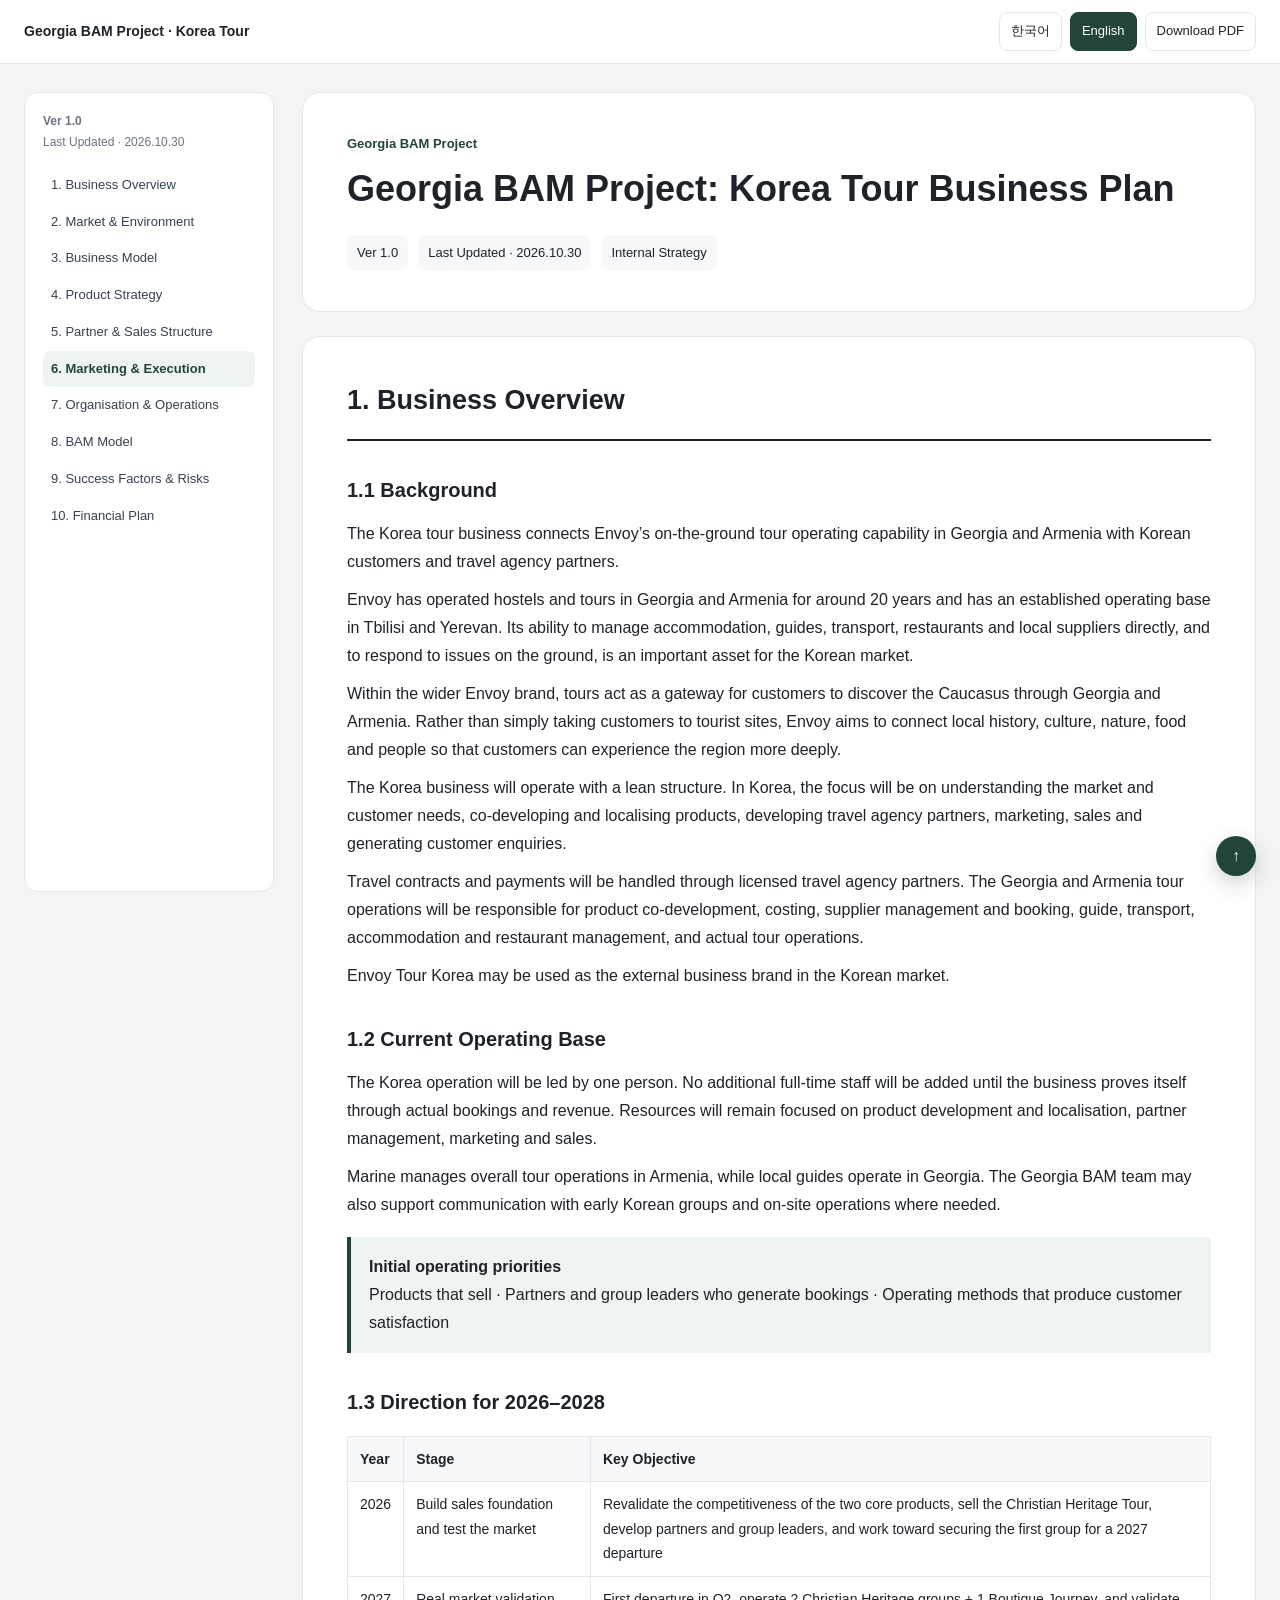
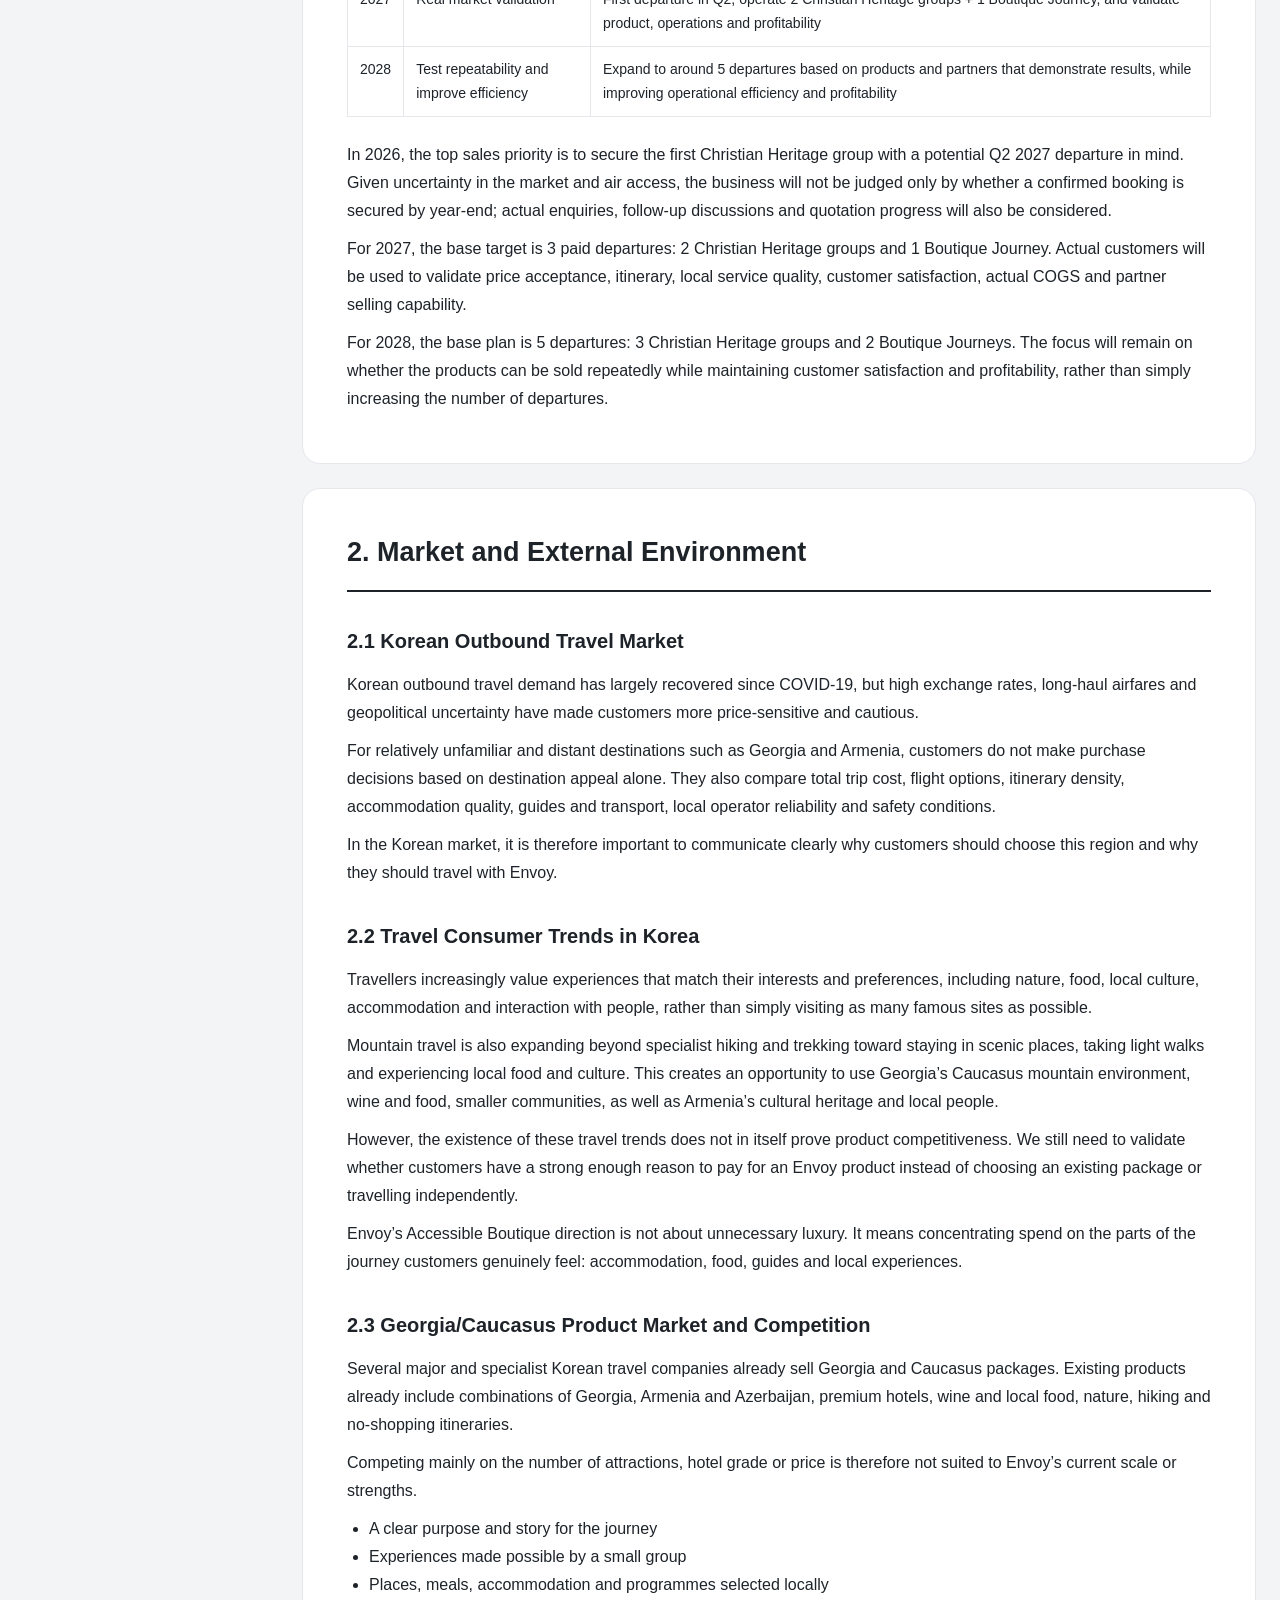
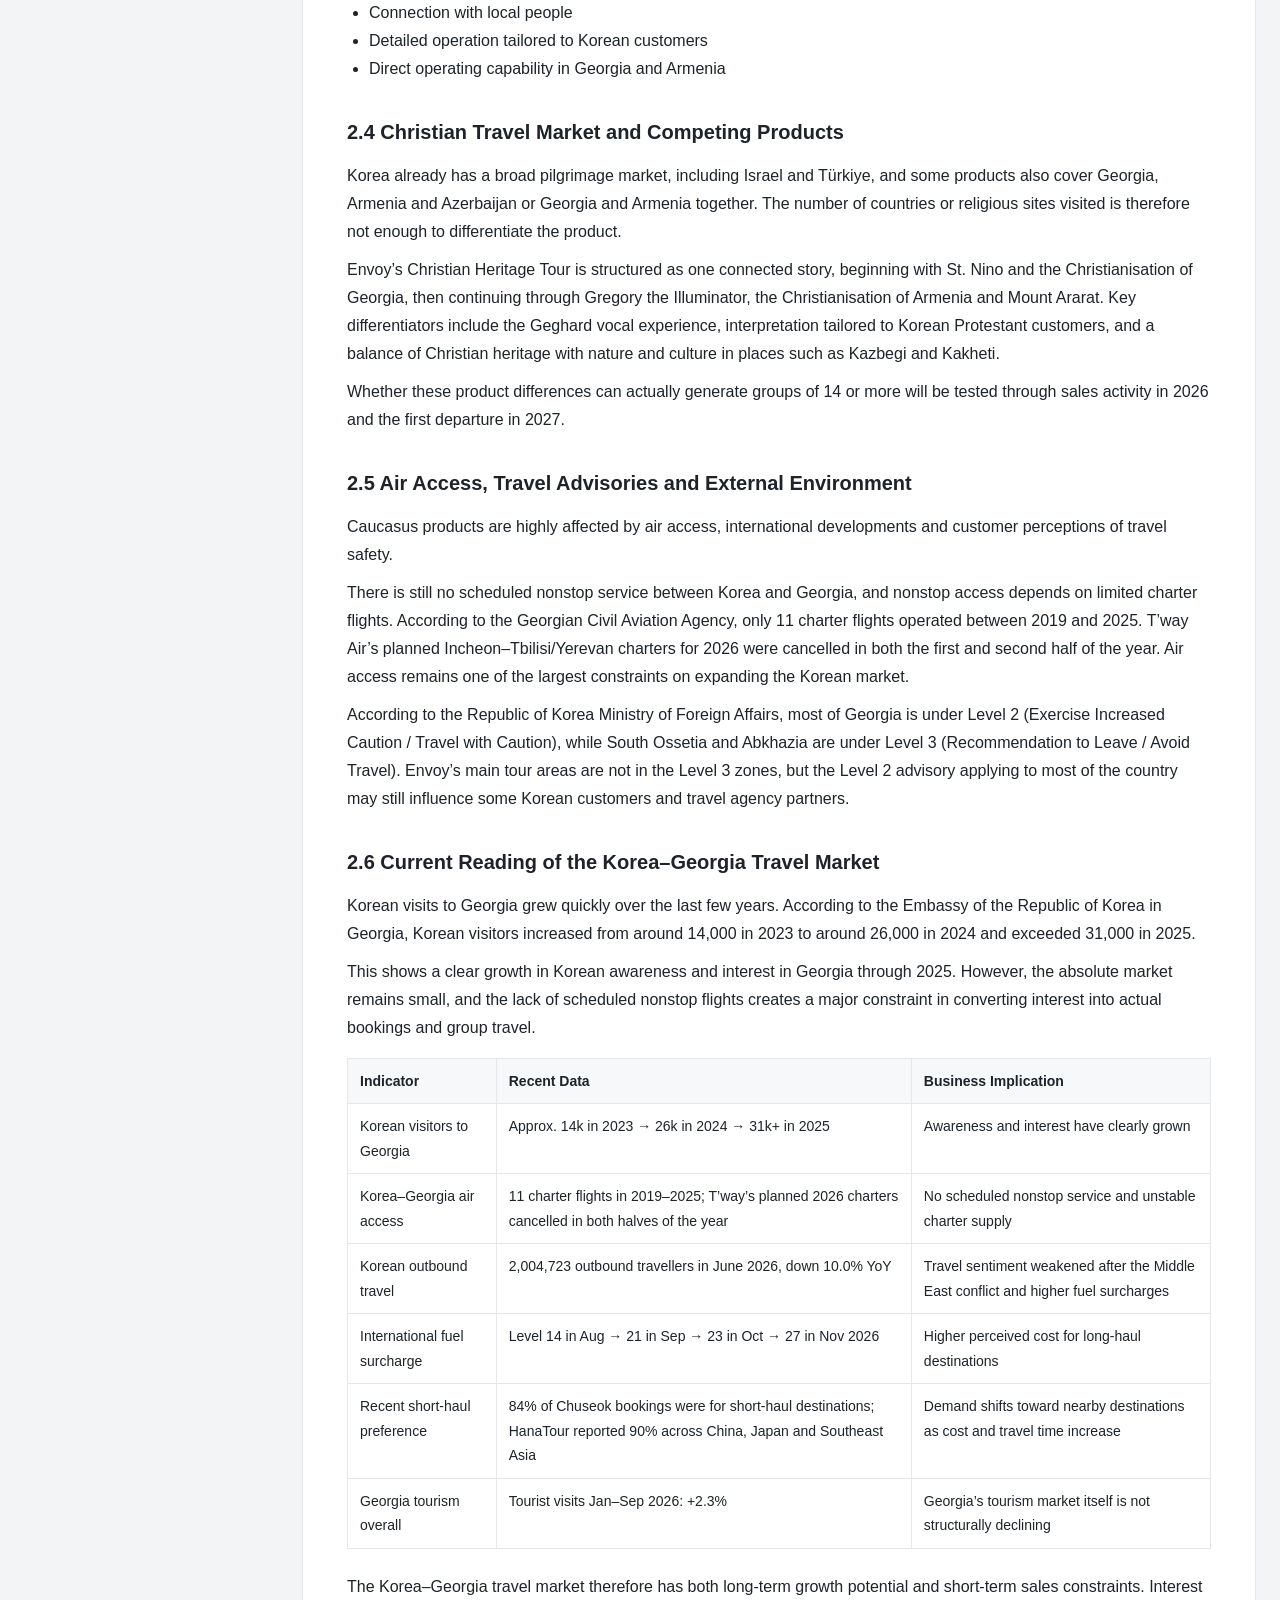
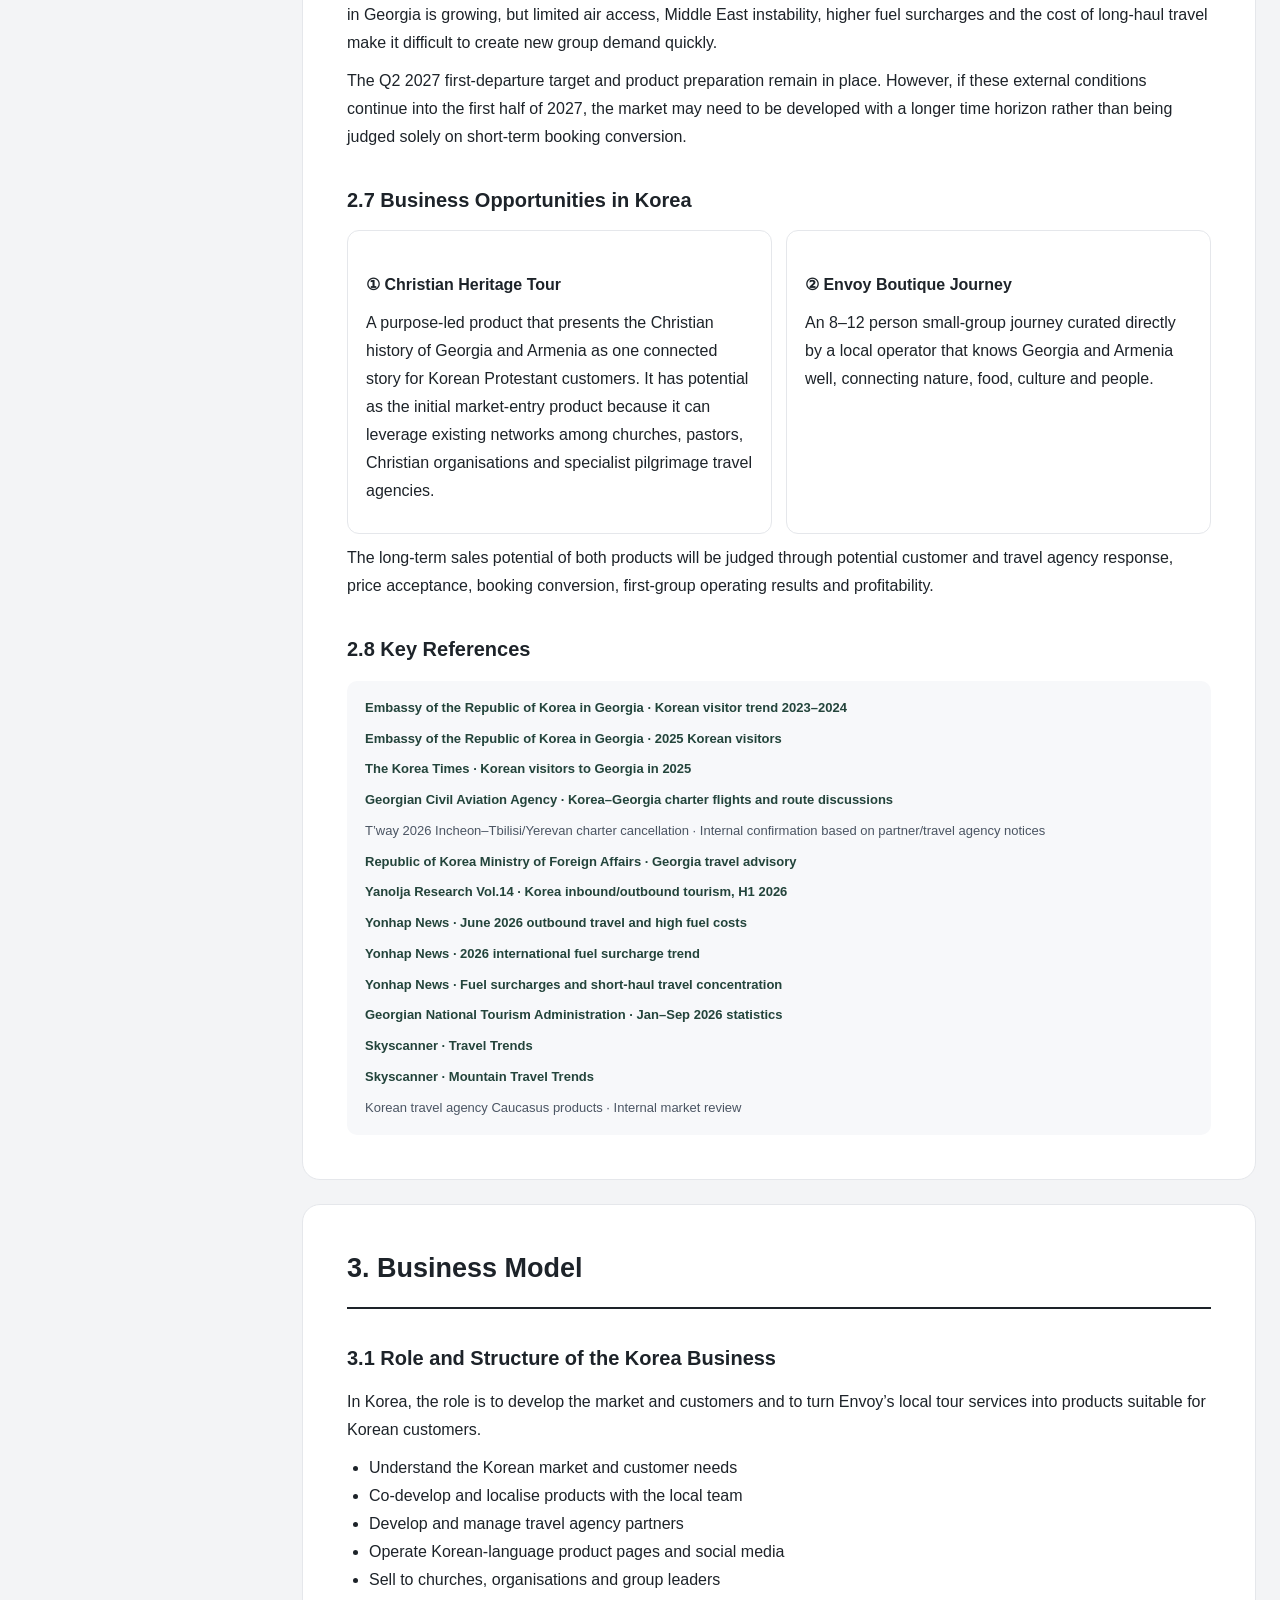
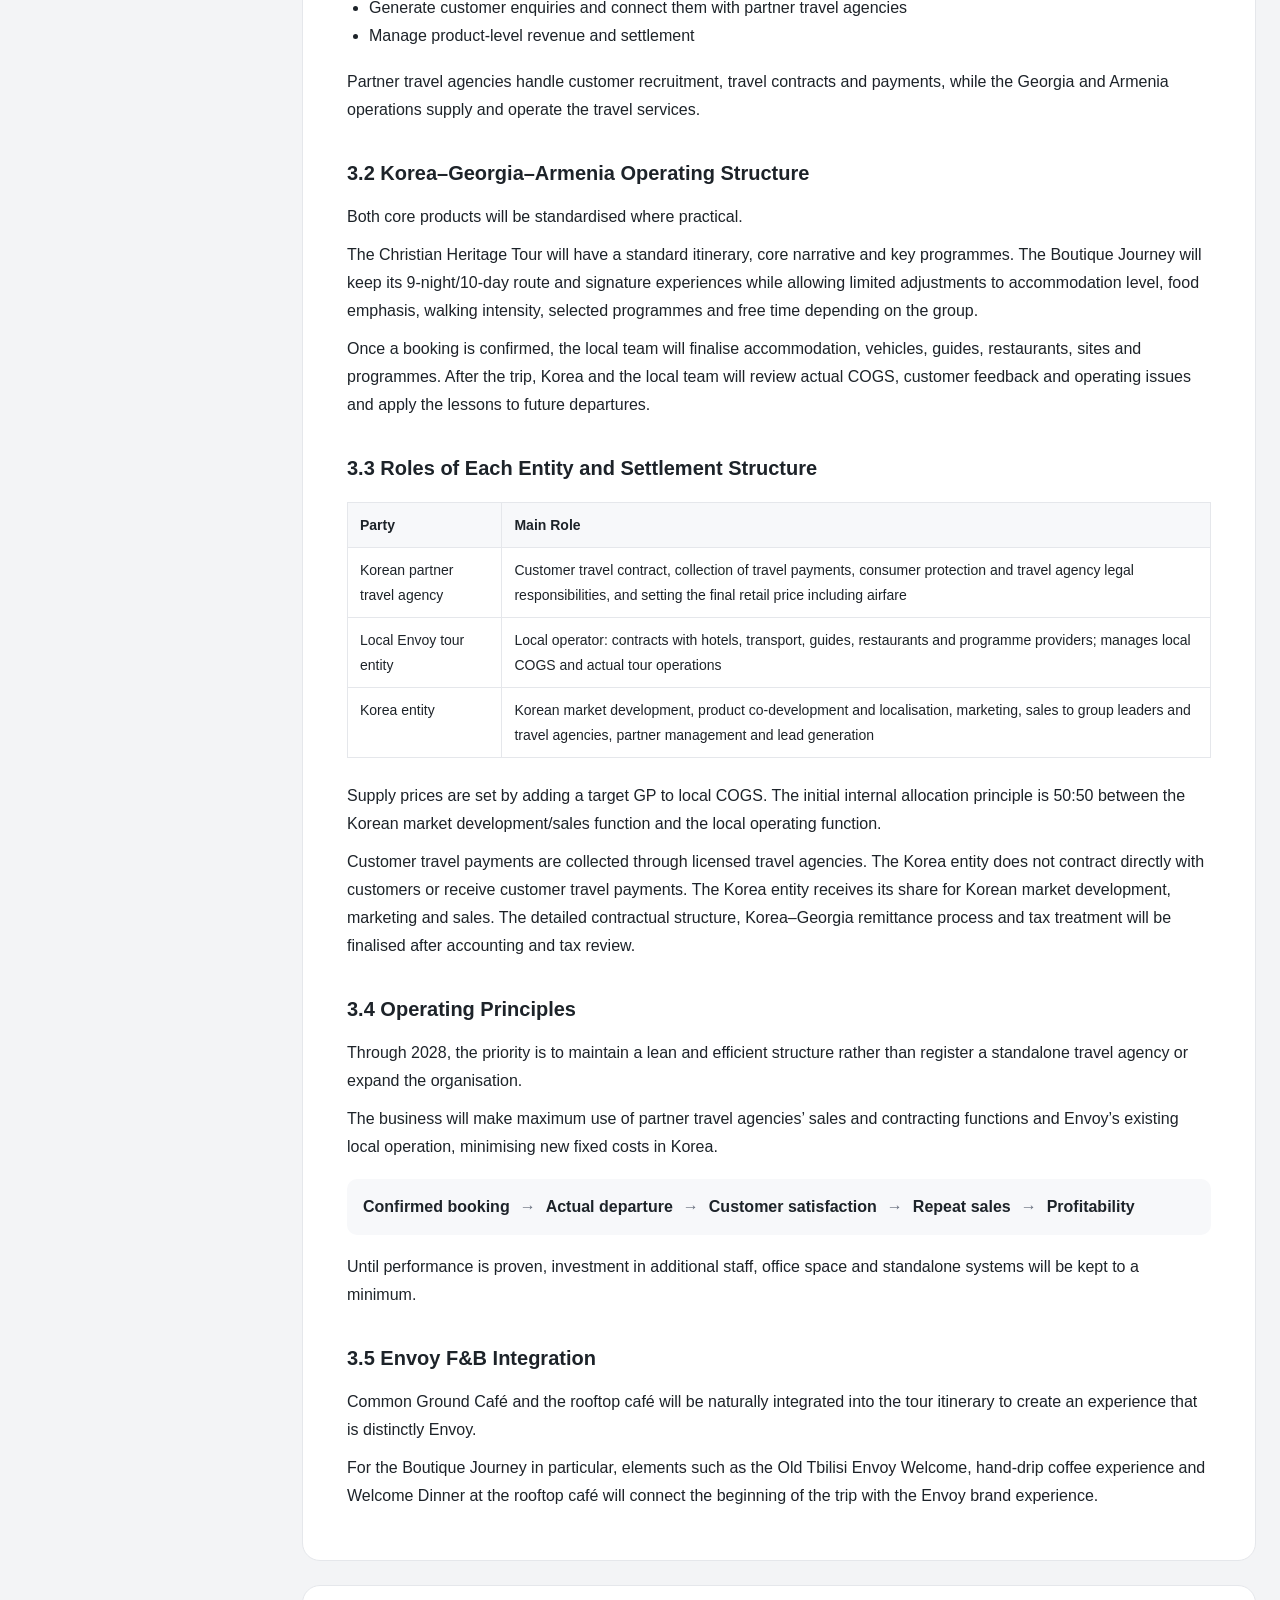
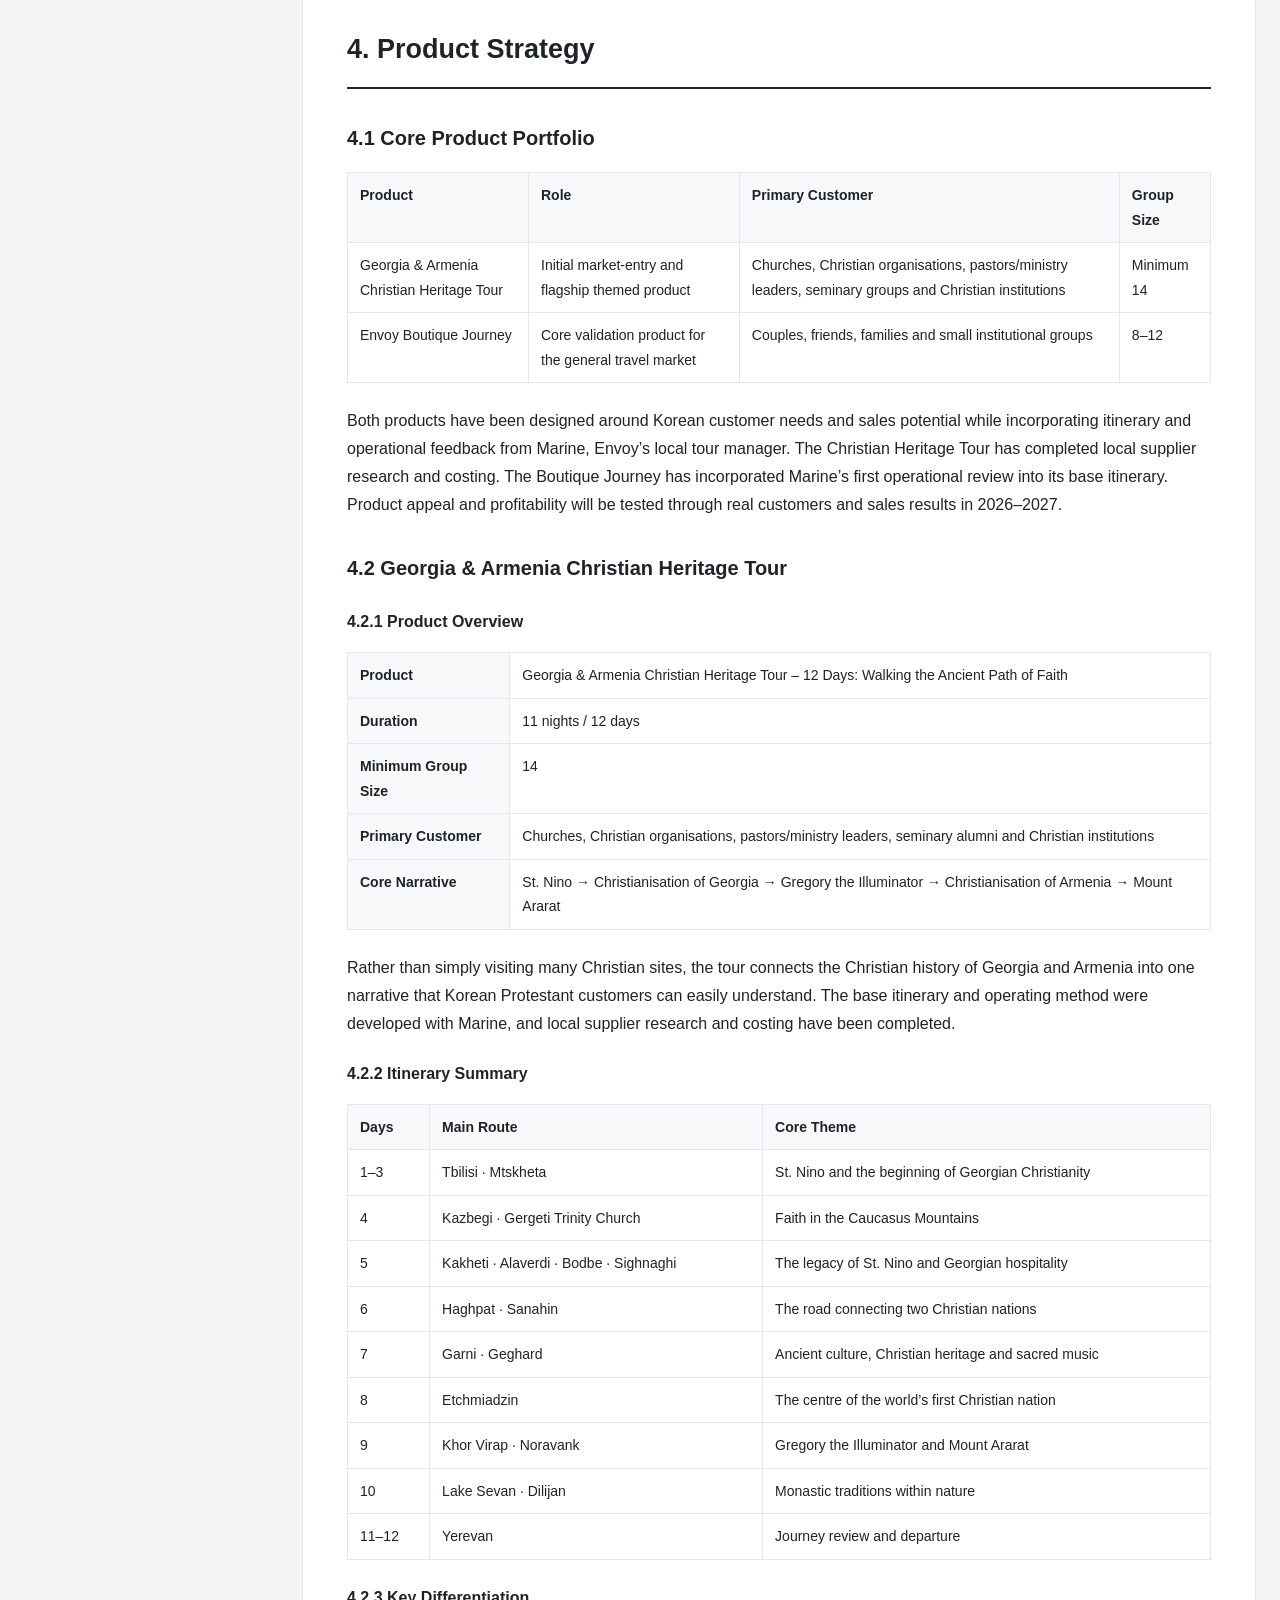
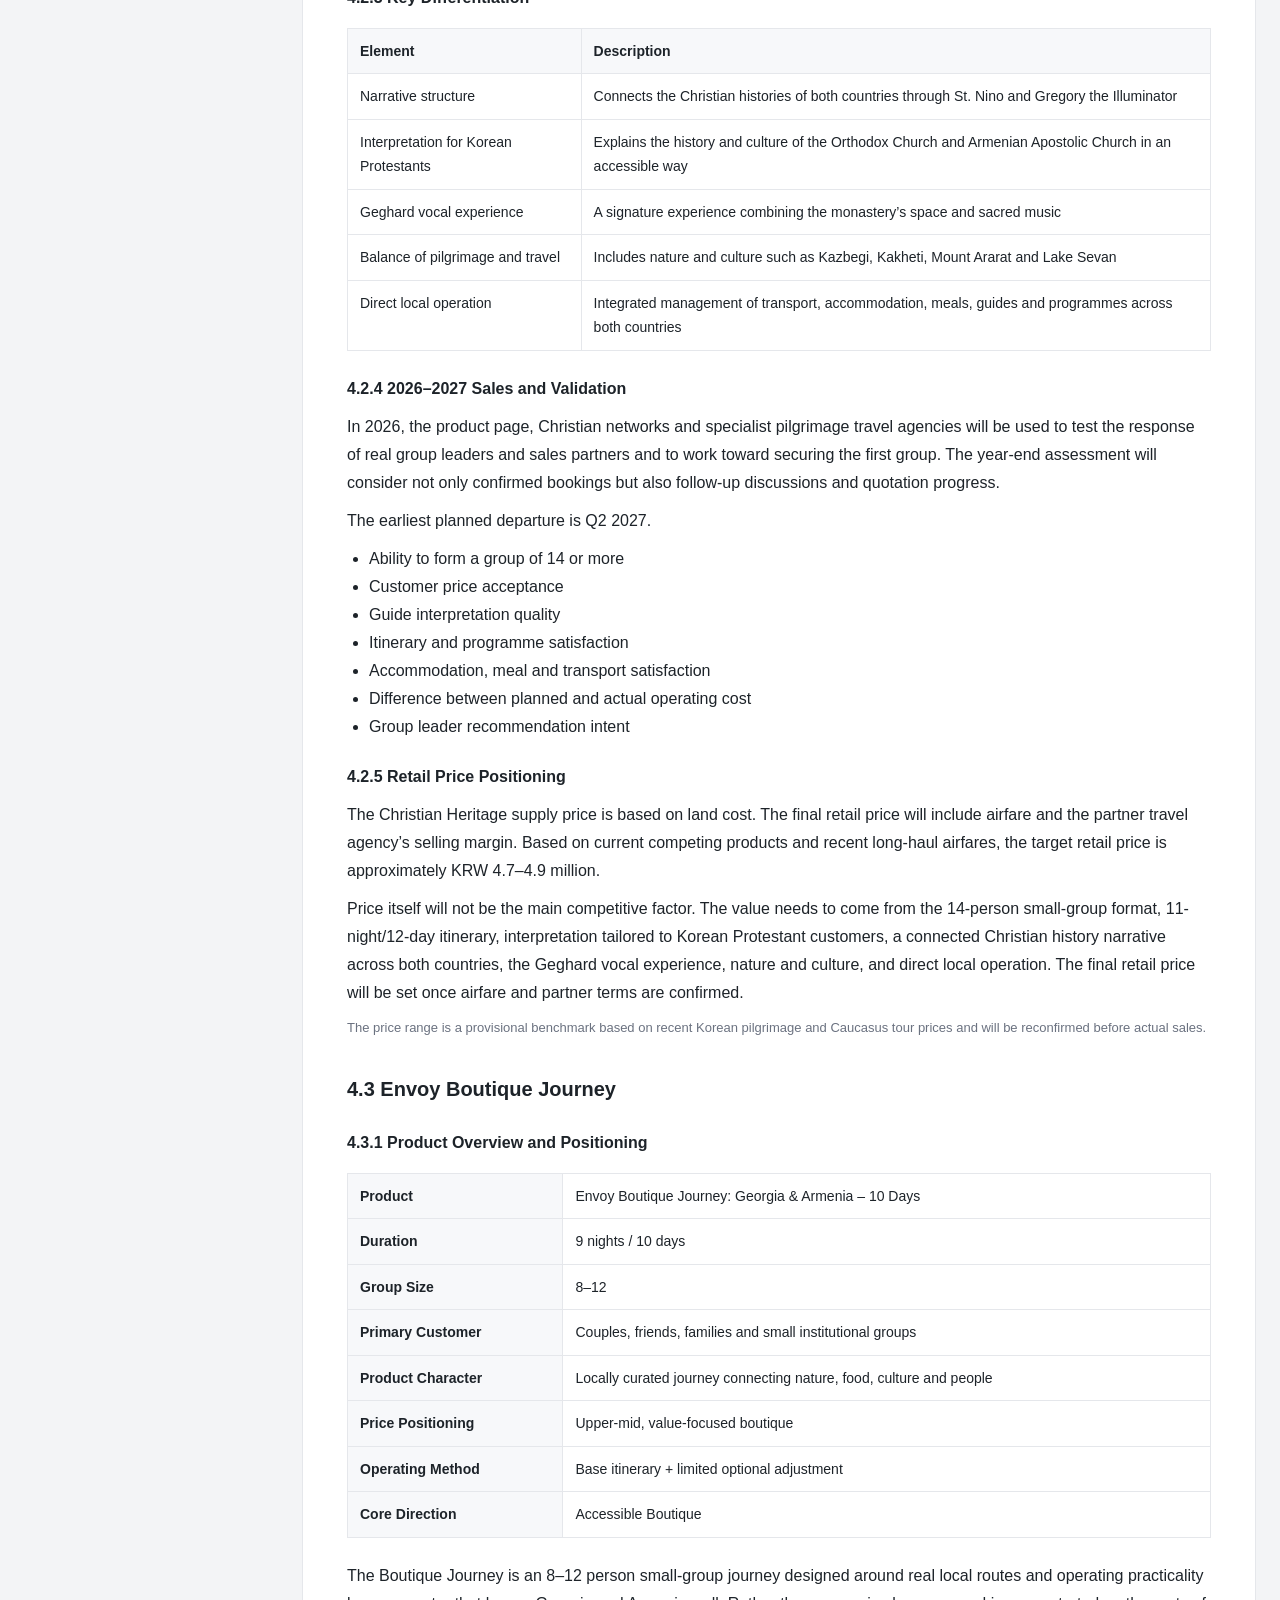
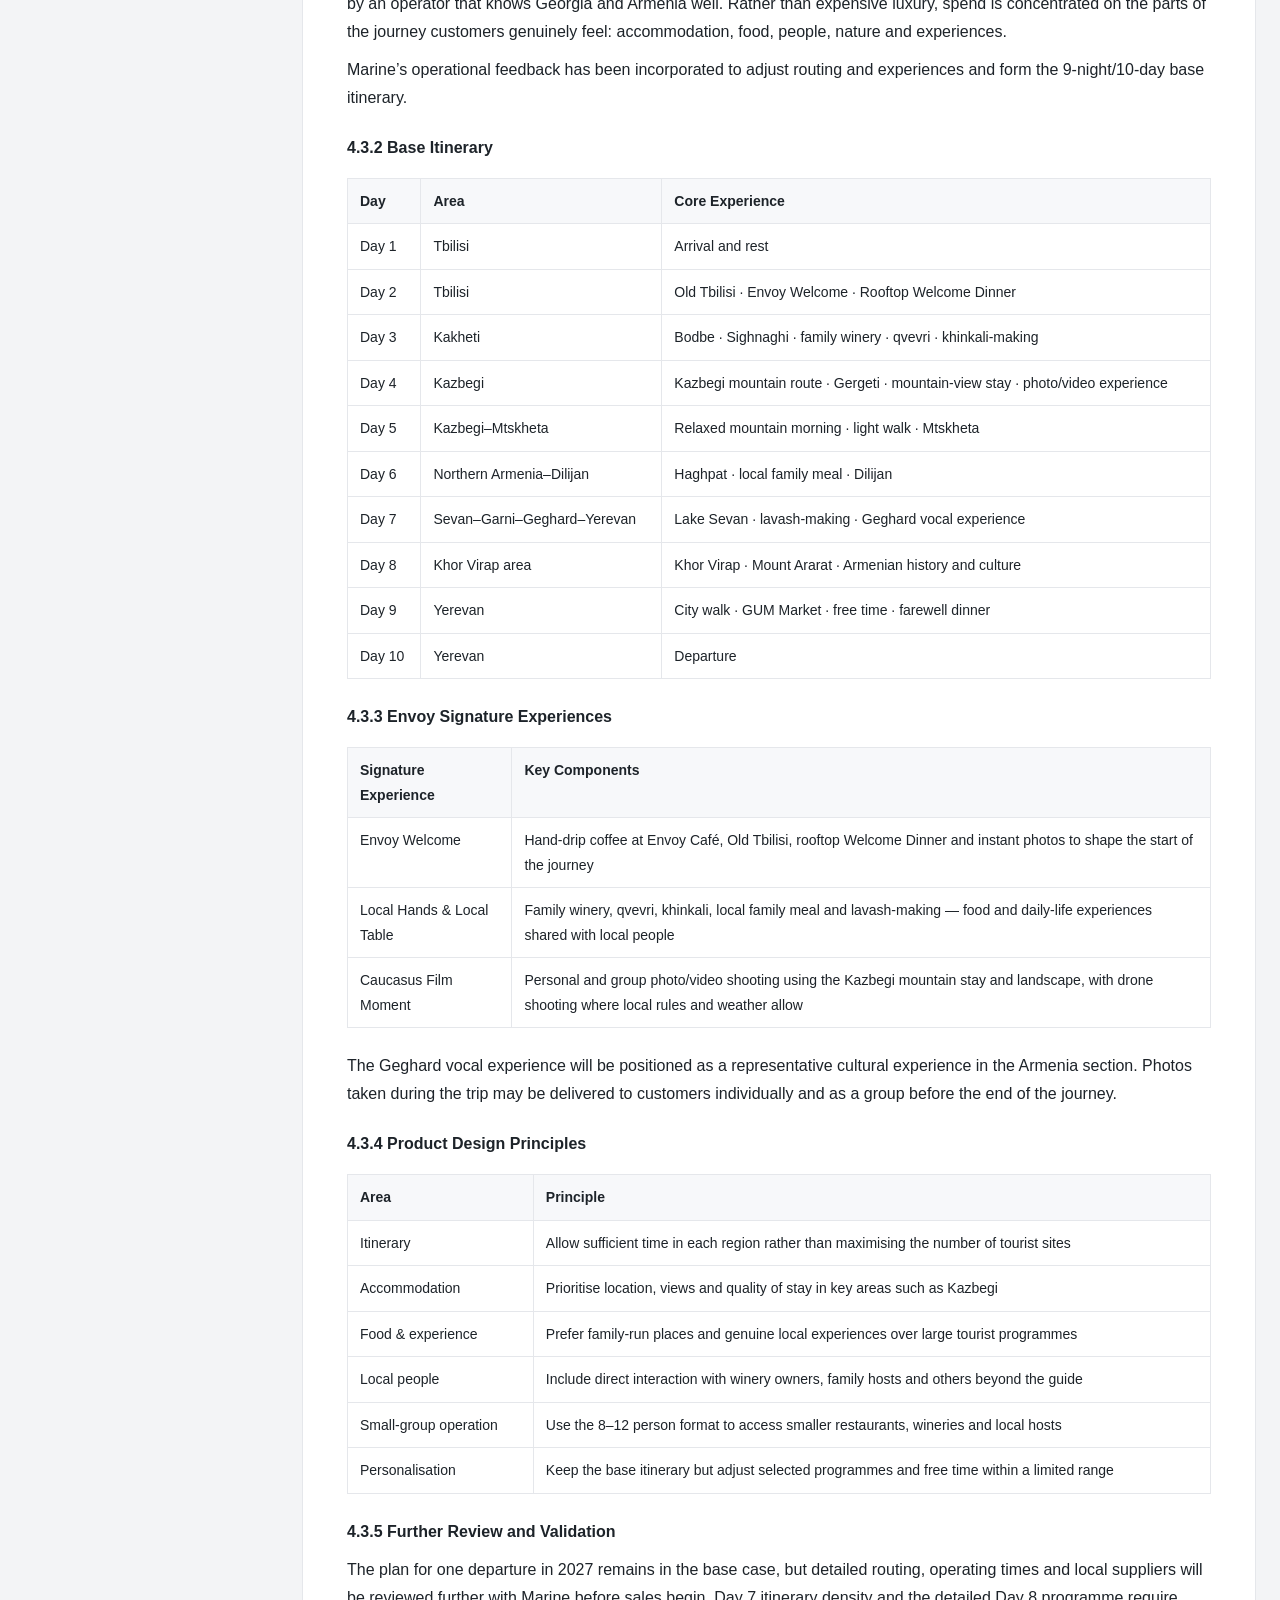
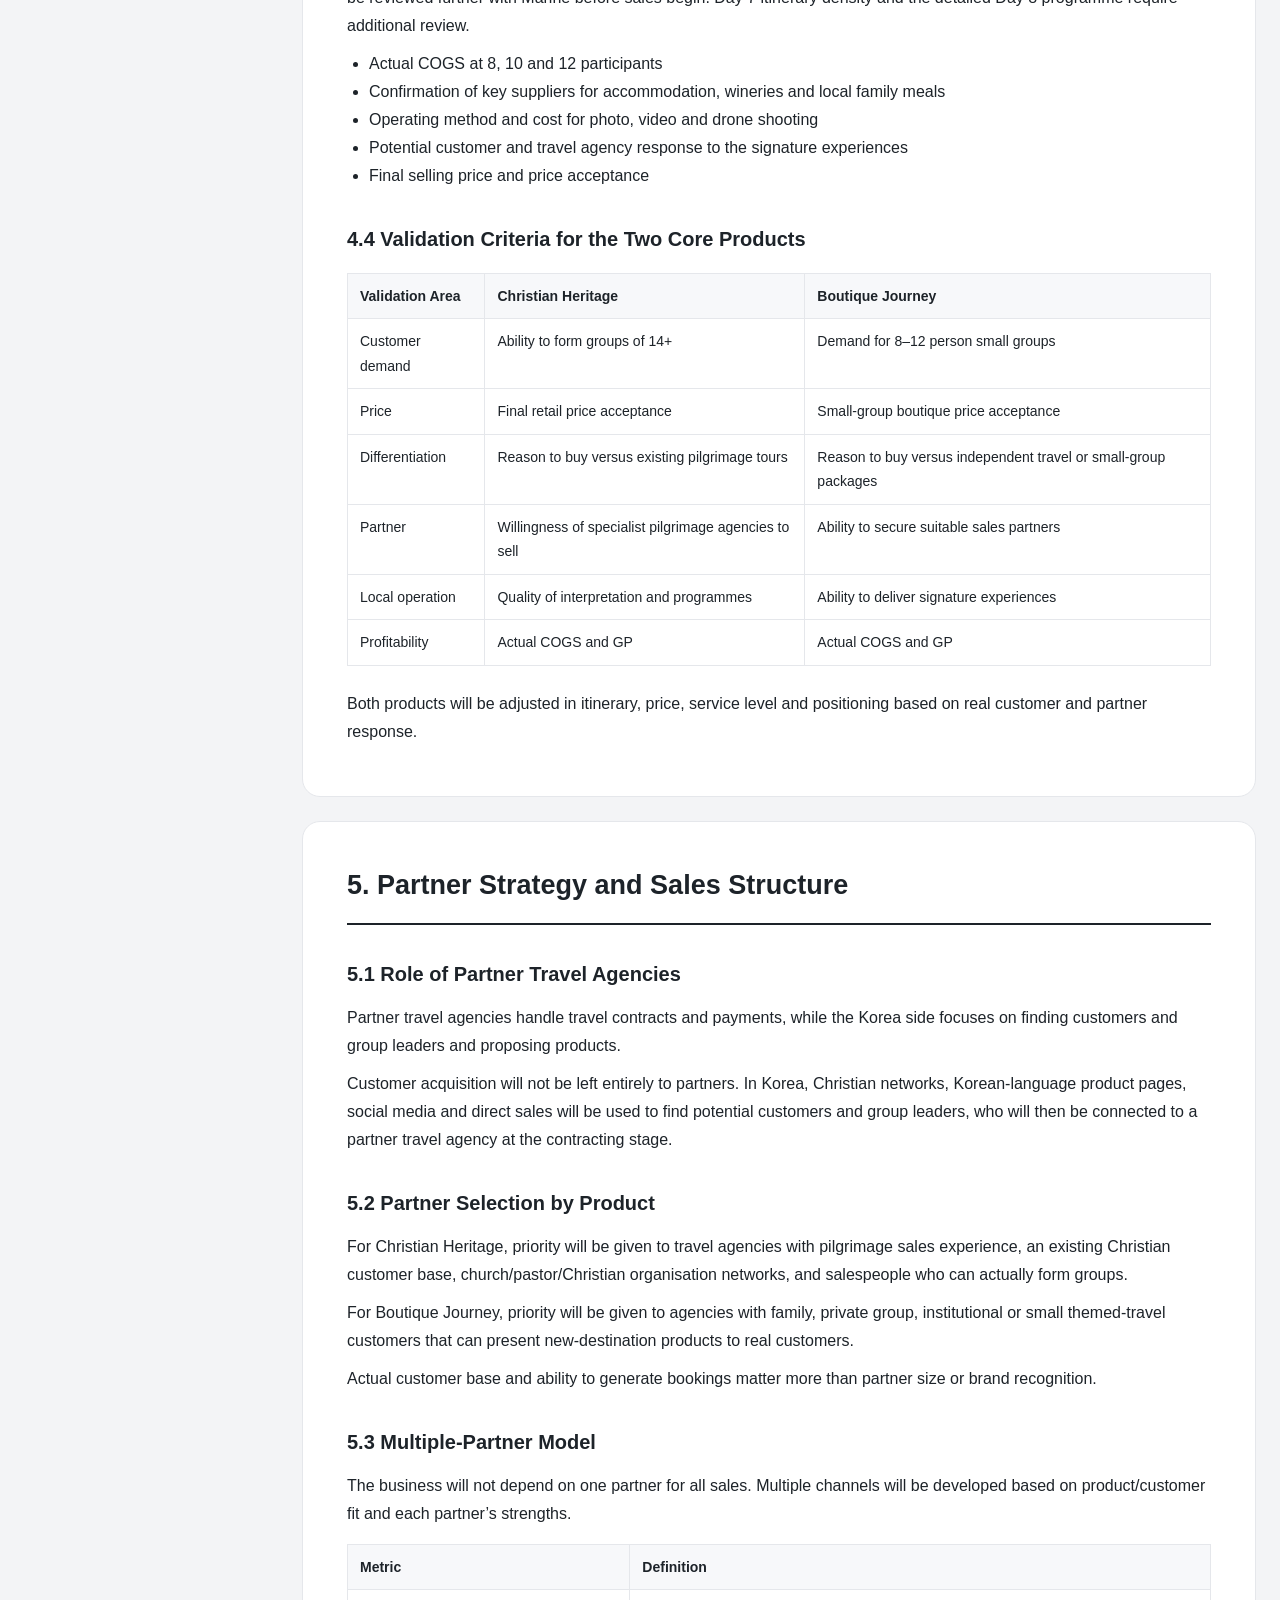
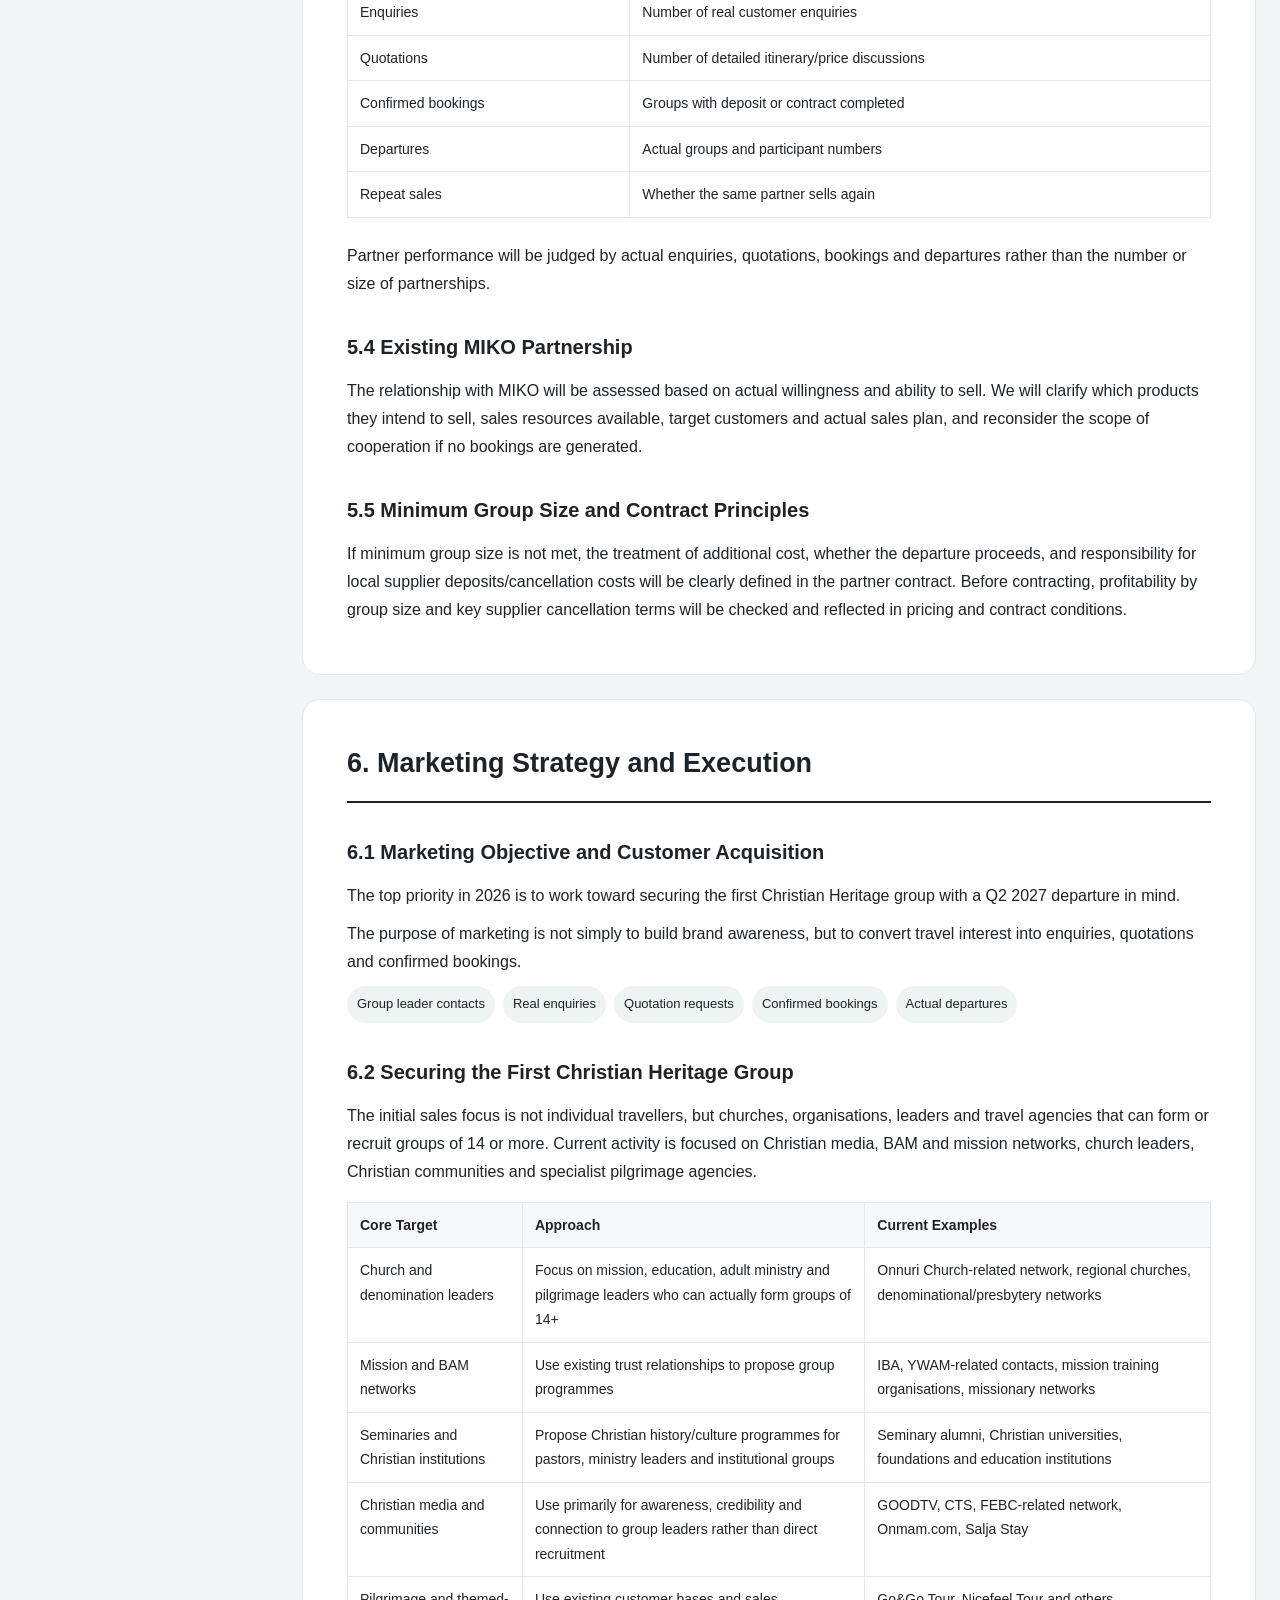
<file: en.html>
<!doctype html><html lang="en"><head><meta charset="utf-8"><meta name="viewport" content="width=device-width,initial-scale=1"><title>Georgia BAM Project: Korea Tour Business Plan</title><link rel="stylesheet" href="styles.css"></head><body id="top">
<header class="topbar"><div class="topbar-inner"><div class="brand">Georgia BAM Project · Korea Tour</div><div class="actions"><details class="mobile-toc"><summary class="btn">Contents</summary><nav><a href="#sec1">1. Business Overview</a><a href="#sec2">2. Market & Environment</a><a href="#sec3">3. Business Model</a><a href="#sec4">4. Product Strategy</a><a href="#sec5">5. Partner & Sales Structure</a><a href="#sec6">6. Marketing & Execution</a><a href="#sec7">7. Organisation & Operations</a><a href="#sec8">8. BAM Model</a><a href="#sec9">9. Success Factors & Risks</a><a href="#sec10">10. Financial Plan</a></nav></details><a class="btn" href="index.html">한국어</a><a class="btn active" href="en.html">English</a><a class="btn" href="#" onclick="window.print();return false;">Download PDF</a></div></div></header>
<div class="layout"><aside class="sidebar"><div class="meta"><strong>Ver 1.0</strong><br>Last Updated · 2026.10.30</div><nav>
<a href="#sec1">1. Business Overview</a><a href="#sec2">2. Market & Environment</a><a href="#sec3">3. Business Model</a><a href="#sec4">4. Product Strategy</a><a href="#sec5">5. Partner & Sales Structure</a><a href="#sec6">6. Marketing & Execution</a><a href="#sec7">7. Organisation & Operations</a><a href="#sec8">8. BAM Model</a><a href="#sec9">9. Success Factors & Risks</a><a href="#sec10">10. Financial Plan</a>
</nav></aside><main>
<section class="hero"><div class="eyebrow">Georgia BAM Project</div><h1>Georgia BAM Project: Korea Tour Business Plan</h1><div class="hero-meta"><span>Ver 1.0</span><span>Last Updated · 2026.10.30</span><span>Internal Strategy</span></div></section>

<section id="sec1" class="report-section"><h2>1. Business Overview</h2>
<h3>1.1 Background</h3>
<p>The Korea tour business connects Envoy’s on-the-ground tour operating capability in Georgia and Armenia with Korean customers and travel agency partners.</p>
<p>Envoy has operated hostels and tours in Georgia and Armenia for around 20 years and has an established operating base in Tbilisi and Yerevan. Its ability to manage accommodation, guides, transport, restaurants and local suppliers directly, and to respond to issues on the ground, is an important asset for the Korean market.</p>
<p>Within the wider Envoy brand, tours act as a gateway for customers to discover the Caucasus through Georgia and Armenia. Rather than simply taking customers to tourist sites, Envoy aims to connect local history, culture, nature, food and people so that customers can experience the region more deeply.</p>
<p>The Korea business will operate with a lean structure. In Korea, the focus will be on understanding the market and customer needs, co-developing and localising products, developing travel agency partners, marketing, sales and generating customer enquiries.</p>
<p>Travel contracts and payments will be handled through licensed travel agency partners. The Georgia and Armenia tour operations will be responsible for product co-development, costing, supplier management and booking, guide, transport, accommodation and restaurant management, and actual tour operations.</p>
<p>Envoy Tour Korea may be used as the external business brand in the Korean market.</p>

<h3>1.2 Current Operating Base</h3>
<p>The Korea operation will be led by one person. No additional full-time staff will be added until the business proves itself through actual bookings and revenue. Resources will remain focused on product development and localisation, partner management, marketing and sales.</p>
<p>Marine manages overall tour operations in Armenia, while local guides operate in Georgia. The Georgia BAM team may also support communication with early Korean groups and on-site operations where needed.</p>
<div class="callout"><strong>Initial operating priorities</strong><br>Products that sell · Partners and group leaders who generate bookings · Operating methods that produce customer satisfaction</div>

<h3>1.3 Direction for 2026–2028</h3>
<table><thead><tr><th>Year</th><th>Stage</th><th>Key Objective</th></tr></thead><tbody>
<tr><td>2026</td><td>Build sales foundation and test the market</td><td>Revalidate the competitiveness of the two core products, sell the Christian Heritage Tour, develop partners and group leaders, and work toward securing the first group for a 2027 departure</td></tr>
<tr><td>2027</td><td>Real market validation</td><td>First departure in Q2, operate 2 Christian Heritage groups + 1 Boutique Journey, and validate product, operations and profitability</td></tr>
<tr><td>2028</td><td>Test repeatability and improve efficiency</td><td>Expand to around 5 departures based on products and partners that demonstrate results, while improving operational efficiency and profitability</td></tr>
</tbody></table>
<p>In 2026, the top sales priority is to secure the first Christian Heritage group with a potential Q2 2027 departure in mind. Given uncertainty in the market and air access, the business will not be judged only by whether a confirmed booking is secured by year-end; actual enquiries, follow-up discussions and quotation progress will also be considered.</p>
<p>For 2027, the base target is 3 paid departures: 2 Christian Heritage groups and 1 Boutique Journey. Actual customers will be used to validate price acceptance, itinerary, local service quality, customer satisfaction, actual COGS and partner selling capability.</p>
<p>For 2028, the base plan is 5 departures: 3 Christian Heritage groups and 2 Boutique Journeys. The focus will remain on whether the products can be sold repeatedly while maintaining customer satisfaction and profitability, rather than simply increasing the number of departures.</p>
</section>

<section id="sec2" class="report-section"><h2>2. Market and External Environment</h2>
<h3>2.1 Korean Outbound Travel Market</h3>
<p>Korean outbound travel demand has largely recovered since COVID-19, but high exchange rates, long-haul airfares and geopolitical uncertainty have made customers more price-sensitive and cautious.</p>
<p>For relatively unfamiliar and distant destinations such as Georgia and Armenia, customers do not make purchase decisions based on destination appeal alone. They also compare total trip cost, flight options, itinerary density, accommodation quality, guides and transport, local operator reliability and safety conditions.</p>
<p>In the Korean market, it is therefore important to communicate clearly why customers should choose this region and why they should travel with Envoy.</p>

<h3>2.2 Travel Consumer Trends in Korea</h3>
<p>Travellers increasingly value experiences that match their interests and preferences, including nature, food, local culture, accommodation and interaction with people, rather than simply visiting as many famous sites as possible.</p>
<p>Mountain travel is also expanding beyond specialist hiking and trekking toward staying in scenic places, taking light walks and experiencing local food and culture. This creates an opportunity to use Georgia’s Caucasus mountain environment, wine and food, smaller communities, as well as Armenia’s cultural heritage and local people.</p>
<p>However, the existence of these travel trends does not in itself prove product competitiveness. We still need to validate whether customers have a strong enough reason to pay for an Envoy product instead of choosing an existing package or travelling independently.</p>
<p>Envoy’s Accessible Boutique direction is not about unnecessary luxury. It means concentrating spend on the parts of the journey customers genuinely feel: accommodation, food, guides and local experiences.</p>

<h3>2.3 Georgia/Caucasus Product Market and Competition</h3>
<p>Several major and specialist Korean travel companies already sell Georgia and Caucasus packages. Existing products already include combinations of Georgia, Armenia and Azerbaijan, premium hotels, wine and local food, nature, hiking and no-shopping itineraries.</p>
<p>Competing mainly on the number of attractions, hotel grade or price is therefore not suited to Envoy’s current scale or strengths.</p>
<ul><li>A clear purpose and story for the journey</li><li>Experiences made possible by a small group</li><li>Places, meals, accommodation and programmes selected locally</li><li>Connection with local people</li><li>Detailed operation tailored to Korean customers</li><li>Direct operating capability in Georgia and Armenia</li></ul>

<h3>2.4 Christian Travel Market and Competing Products</h3>
<p>Korea already has a broad pilgrimage market, including Israel and Türkiye, and some products also cover Georgia, Armenia and Azerbaijan or Georgia and Armenia together. The number of countries or religious sites visited is therefore not enough to differentiate the product.</p>
<p>Envoy’s Christian Heritage Tour is structured as one connected story, beginning with St. Nino and the Christianisation of Georgia, then continuing through Gregory the Illuminator, the Christianisation of Armenia and Mount Ararat. Key differentiators include the Geghard vocal experience, interpretation tailored to Korean Protestant customers, and a balance of Christian heritage with nature and culture in places such as Kazbegi and Kakheti.</p>
<p>Whether these product differences can actually generate groups of 14 or more will be tested through sales activity in 2026 and the first departure in 2027.</p>

<h3>2.5 Air Access, Travel Advisories and External Environment</h3>
<p>Caucasus products are highly affected by air access, international developments and customer perceptions of travel safety.</p>
<p>There is still no scheduled nonstop service between Korea and Georgia, and nonstop access depends on limited charter flights. According to the Georgian Civil Aviation Agency, only 11 charter flights operated between 2019 and 2025. T’way Air’s planned Incheon–Tbilisi/Yerevan charters for 2026 were cancelled in both the first and second half of the year. Air access remains one of the largest constraints on expanding the Korean market.</p>
<p>According to the Republic of Korea Ministry of Foreign Affairs, most of Georgia is under Level 2 (Exercise Increased Caution / Travel with Caution), while South Ossetia and Abkhazia are under Level 3 (Recommendation to Leave / Avoid Travel). Envoy’s main tour areas are not in the Level 3 zones, but the Level 2 advisory applying to most of the country may still influence some Korean customers and travel agency partners.</p>

<h3>2.6 Current Reading of the Korea–Georgia Travel Market</h3>
<p>Korean visits to Georgia grew quickly over the last few years. According to the Embassy of the Republic of Korea in Georgia, Korean visitors increased from around 14,000 in 2023 to around 26,000 in 2024 and exceeded 31,000 in 2025.</p>
<p>This shows a clear growth in Korean awareness and interest in Georgia through 2025. However, the absolute market remains small, and the lack of scheduled nonstop flights creates a major constraint in converting interest into actual bookings and group travel.</p>
<table><thead><tr><th>Indicator</th><th>Recent Data</th><th>Business Implication</th></tr></thead><tbody>
<tr><td>Korean visitors to Georgia</td><td>Approx. 14k in 2023 → 26k in 2024 → 31k+ in 2025</td><td>Awareness and interest have clearly grown</td></tr>
<tr><td>Korea–Georgia air access</td><td>11 charter flights in 2019–2025; T’way’s planned 2026 charters cancelled in both halves of the year</td><td>No scheduled nonstop service and unstable charter supply</td></tr>
<tr><td>Korean outbound travel</td><td>2,004,723 outbound travellers in June 2026, down 10.0% YoY</td><td>Travel sentiment weakened after the Middle East conflict and higher fuel surcharges</td></tr>
<tr><td>International fuel surcharge</td><td>Level 14 in Aug → 21 in Sep → 23 in Oct → 27 in Nov 2026</td><td>Higher perceived cost for long-haul destinations</td></tr>
<tr><td>Recent short-haul preference</td><td>84% of Chuseok bookings were for short-haul destinations; HanaTour reported 90% across China, Japan and Southeast Asia</td><td>Demand shifts toward nearby destinations as cost and travel time increase</td></tr>
<tr><td>Georgia tourism overall</td><td>Tourist visits Jan–Sep 2026: +2.3%</td><td>Georgia’s tourism market itself is not structurally declining</td></tr>
</tbody></table>
<p>The Korea–Georgia travel market therefore has both long-term growth potential and short-term sales constraints. Interest in Georgia is growing, but limited air access, Middle East instability, higher fuel surcharges and the cost of long-haul travel make it difficult to create new group demand quickly.</p>
<p>The Q2 2027 first-departure target and product preparation remain in place. However, if these external conditions continue into the first half of 2027, the market may need to be developed with a longer time horizon rather than being judged solely on short-term booking conversion.</p>

<h3>2.7 Business Opportunities in Korea</h3>
<div class="two-col"><div class="card"><h4>① Christian Heritage Tour</h4><p>A purpose-led product that presents the Christian history of Georgia and Armenia as one connected story for Korean Protestant customers. It has potential as the initial market-entry product because it can leverage existing networks among churches, pastors, Christian organisations and specialist pilgrimage travel agencies.</p></div><div class="card"><h4>② Envoy Boutique Journey</h4><p>An 8–12 person small-group journey curated directly by a local operator that knows Georgia and Armenia well, connecting nature, food, culture and people.</p></div></div>
<p>The long-term sales potential of both products will be judged through potential customer and travel agency response, price acceptance, booking conversion, first-group operating results and profitability.</p>

<h3>2.8 Key References</h3>
<div class="references">
<a href="https://overseas.mofa.go.kr/ge-en/wpge/m_28690/contents.do" target="_blank" rel="noopener">Embassy of the Republic of Korea in Georgia · Korean visitor trend 2023–2024</a>
<a href="https://overseas.mofa.go.kr/ge-ko/wpge/m_8873/contents.do" target="_blank" rel="noopener">Embassy of the Republic of Korea in Georgia · 2025 Korean visitors</a>
<a href="https://www.koreatimes.co.kr/amp/foreignaffairs/20260224/georgia-a-small-country-with-big-potential-for-korean-investments" target="_blank" rel="noopener">The Korea Times · Korean visitors to Georgia in 2025</a>
<a href="https://gcaa.ge/%E1%83%90%E1%83%95%E1%83%98%E1%83%90%E1%83%AA%E1%83%98%E1%83%98%E1%83%A1-%E1%83%A1%E1%83%90%E1%83%90%E1%83%92%E1%83%94%E1%83%9C%E1%83%A2%E1%83%9D%E1%83%A1%E1%83%90-%E1%83%93%E1%83%90-%E1%83%90/" target="_blank" rel="noopener">Georgian Civil Aviation Agency · Korea–Georgia charter flights and route discussions</a>
<span>T’way 2026 Incheon–Tbilisi/Yerevan charter cancellation · Internal confirmation based on partner/travel agency notices</span>
<a href="https://0404.go.kr/ntnSafetyInfo/332/detail" target="_blank" rel="noopener">Republic of Korea Ministry of Foreign Affairs · Georgia travel advisory</a>
<a href="https://www.yanolja-research.com/brief/view/867?lang=kr" target="_blank" rel="noopener">Yanolja Research Vol.14 · Korea inbound/outbound tourism, H1 2026</a>
<a href="https://www.yna.co.kr/view/AKR20260801042800030" target="_blank" rel="noopener">Yonhap News · June 2026 outbound travel and high fuel costs</a>
<a href="https://www.yna.co.kr/amp/view/AKR20261016068000003" target="_blank" rel="noopener">Yonhap News · 2026 international fuel surcharge trend</a>
<a href="https://www.yna.co.kr/view/AKR20260923155600030" target="_blank" rel="noopener">Yonhap News · Fuel surcharges and short-haul travel concentration</a>
<a href="https://gnta.ge/%E1%83%9B%E1%83%94%E1%83%93%E1%83%98%E1%83%90-%E1%83%AA%E1%83%94%E1%83%9C%E1%83%A2%E1%83%A0%E1%83%98/stat-info-3" target="_blank" rel="noopener">Georgian National Tourism Administration · Jan–Sep 2026 statistics</a>
<a href="https://www.skyscanner.co.kr/travel-trends" target="_blank" rel="noopener">Skyscanner · Travel Trends</a>
<a href="https://www.skyscanner.co.kr/travel-trends/mountains" target="_blank" rel="noopener">Skyscanner · Mountain Travel Trends</a>
<span>Korean travel agency Caucasus products · Internal market review</span>
</div></section>

<section id="sec3" class="report-section"><h2>3. Business Model</h2>
<h3>3.1 Role and Structure of the Korea Business</h3>
<p>In Korea, the role is to develop the market and customers and to turn Envoy’s local tour services into products suitable for Korean customers.</p>
<ul><li>Understand the Korean market and customer needs</li><li>Co-develop and localise products with the local team</li><li>Develop and manage travel agency partners</li><li>Operate Korean-language product pages and social media</li><li>Sell to churches, organisations and group leaders</li><li>Generate customer enquiries and connect them with partner travel agencies</li><li>Manage product-level revenue and settlement</li></ul>
<p>Partner travel agencies handle customer recruitment, travel contracts and payments, while the Georgia and Armenia operations supply and operate the travel services.</p>

<h3>3.2 Korea–Georgia–Armenia Operating Structure</h3>
<p>Both core products will be standardised where practical.</p>
<p>The Christian Heritage Tour will have a standard itinerary, core narrative and key programmes. The Boutique Journey will keep its 9-night/10-day route and signature experiences while allowing limited adjustments to accommodation level, food emphasis, walking intensity, selected programmes and free time depending on the group.</p>
<p>Once a booking is confirmed, the local team will finalise accommodation, vehicles, guides, restaurants, sites and programmes. After the trip, Korea and the local team will review actual COGS, customer feedback and operating issues and apply the lessons to future departures.</p>

<h3>3.3 Roles of Each Entity and Settlement Structure</h3>
<table><thead><tr><th>Party</th><th>Main Role</th></tr></thead><tbody>
<tr><td>Korean partner travel agency</td><td>Customer travel contract, collection of travel payments, consumer protection and travel agency legal responsibilities, and setting the final retail price including airfare</td></tr>
<tr><td>Local Envoy tour entity</td><td>Local operator: contracts with hotels, transport, guides, restaurants and programme providers; manages local COGS and actual tour operations</td></tr>
<tr><td>Korea entity</td><td>Korean market development, product co-development and localisation, marketing, sales to group leaders and travel agencies, partner management and lead generation</td></tr>
</tbody></table>
<p>Supply prices are set by adding a target GP to local COGS. The initial internal allocation principle is 50:50 between the Korean market development/sales function and the local operating function.</p>
<p>Customer travel payments are collected through licensed travel agencies. The Korea entity does not contract directly with customers or receive customer travel payments. The Korea entity receives its share for Korean market development, marketing and sales. The detailed contractual structure, Korea–Georgia remittance process and tax treatment will be finalised after accounting and tax review.</p>

<h3>3.4 Operating Principles</h3>
<p>Through 2028, the priority is to maintain a lean and efficient structure rather than register a standalone travel agency or expand the organisation.</p>
<p>The business will make maximum use of partner travel agencies’ sales and contracting functions and Envoy’s existing local operation, minimising new fixed costs in Korea.</p>
<div class="flow">Confirmed booking <span>→</span> Actual departure <span>→</span> Customer satisfaction <span>→</span> Repeat sales <span>→</span> Profitability</div>
<p>Until performance is proven, investment in additional staff, office space and standalone systems will be kept to a minimum.</p>

<h3>3.5 Envoy F&B Integration</h3>
<p>Common Ground Café and the rooftop café will be naturally integrated into the tour itinerary to create an experience that is distinctly Envoy.</p>
<p>For the Boutique Journey in particular, elements such as the Old Tbilisi Envoy Welcome, hand-drip coffee experience and Welcome Dinner at the rooftop café will connect the beginning of the trip with the Envoy brand experience.</p>
</section>

<section id="sec4" class="report-section"><h2>4. Product Strategy</h2>
<h3>4.1 Core Product Portfolio</h3>
<table><thead><tr><th>Product</th><th>Role</th><th>Primary Customer</th><th>Group Size</th></tr></thead><tbody>
<tr><td>Georgia & Armenia Christian Heritage Tour</td><td>Initial market-entry and flagship themed product</td><td>Churches, Christian organisations, pastors/ministry leaders, seminary groups and Christian institutions</td><td>Minimum 14</td></tr>
<tr><td>Envoy Boutique Journey</td><td>Core validation product for the general travel market</td><td>Couples, friends, families and small institutional groups</td><td>8–12</td></tr>
</tbody></table>
<p>Both products have been designed around Korean customer needs and sales potential while incorporating itinerary and operational feedback from Marine, Envoy’s local tour manager. The Christian Heritage Tour has completed local supplier research and costing. The Boutique Journey has incorporated Marine’s first operational review into its base itinerary. Product appeal and profitability will be tested through real customers and sales results in 2026–2027.</p>

<h3>4.2 Georgia & Armenia Christian Heritage Tour</h3>
<h4>4.2.1 Product Overview</h4>
<table><tbody>
<tr><th>Product</th><td>Georgia & Armenia Christian Heritage Tour – 12 Days: Walking the Ancient Path of Faith</td></tr>
<tr><th>Duration</th><td>11 nights / 12 days</td></tr>
<tr><th>Minimum Group Size</th><td>14</td></tr>
<tr><th>Primary Customer</th><td>Churches, Christian organisations, pastors/ministry leaders, seminary alumni and Christian institutions</td></tr>
<tr><th>Core Narrative</th><td>St. Nino → Christianisation of Georgia → Gregory the Illuminator → Christianisation of Armenia → Mount Ararat</td></tr>
</tbody></table>
<p>Rather than simply visiting many Christian sites, the tour connects the Christian history of Georgia and Armenia into one narrative that Korean Protestant customers can easily understand. The base itinerary and operating method were developed with Marine, and local supplier research and costing have been completed.</p>

<h4>4.2.2 Itinerary Summary</h4>
<table><thead><tr><th>Days</th><th>Main Route</th><th>Core Theme</th></tr></thead><tbody>
<tr><td>1–3</td><td>Tbilisi · Mtskheta</td><td>St. Nino and the beginning of Georgian Christianity</td></tr>
<tr><td>4</td><td>Kazbegi · Gergeti Trinity Church</td><td>Faith in the Caucasus Mountains</td></tr>
<tr><td>5</td><td>Kakheti · Alaverdi · Bodbe · Sighnaghi</td><td>The legacy of St. Nino and Georgian hospitality</td></tr>
<tr><td>6</td><td>Haghpat · Sanahin</td><td>The road connecting two Christian nations</td></tr>
<tr><td>7</td><td>Garni · Geghard</td><td>Ancient culture, Christian heritage and sacred music</td></tr>
<tr><td>8</td><td>Etchmiadzin</td><td>The centre of the world’s first Christian nation</td></tr>
<tr><td>9</td><td>Khor Virap · Noravank</td><td>Gregory the Illuminator and Mount Ararat</td></tr>
<tr><td>10</td><td>Lake Sevan · Dilijan</td><td>Monastic traditions within nature</td></tr>
<tr><td>11–12</td><td>Yerevan</td><td>Journey review and departure</td></tr>
</tbody></table>

<h4>4.2.3 Key Differentiation</h4>
<table><thead><tr><th>Element</th><th>Description</th></tr></thead><tbody>
<tr><td>Narrative structure</td><td>Connects the Christian histories of both countries through St. Nino and Gregory the Illuminator</td></tr>
<tr><td>Interpretation for Korean Protestants</td><td>Explains the history and culture of the Orthodox Church and Armenian Apostolic Church in an accessible way</td></tr>
<tr><td>Geghard vocal experience</td><td>A signature experience combining the monastery’s space and sacred music</td></tr>
<tr><td>Balance of pilgrimage and travel</td><td>Includes nature and culture such as Kazbegi, Kakheti, Mount Ararat and Lake Sevan</td></tr>
<tr><td>Direct local operation</td><td>Integrated management of transport, accommodation, meals, guides and programmes across both countries</td></tr>
</tbody></table>

<h4>4.2.4 2026–2027 Sales and Validation</h4>
<p>In 2026, the product page, Christian networks and specialist pilgrimage travel agencies will be used to test the response of real group leaders and sales partners and to work toward securing the first group. The year-end assessment will consider not only confirmed bookings but also follow-up discussions and quotation progress.</p>
<p>The earliest planned departure is Q2 2027.</p>
<ul><li>Ability to form a group of 14 or more</li><li>Customer price acceptance</li><li>Guide interpretation quality</li><li>Itinerary and programme satisfaction</li><li>Accommodation, meal and transport satisfaction</li><li>Difference between planned and actual operating cost</li><li>Group leader recommendation intent</li></ul>

<h4>4.2.5 Retail Price Positioning</h4>
<p>The Christian Heritage supply price is based on land cost. The final retail price will include airfare and the partner travel agency’s selling margin. Based on current competing products and recent long-haul airfares, the target retail price is approximately KRW 4.7–4.9 million.</p>
<p>Price itself will not be the main competitive factor. The value needs to come from the 14-person small-group format, 11-night/12-day itinerary, interpretation tailored to Korean Protestant customers, a connected Christian history narrative across both countries, the Geghard vocal experience, nature and culture, and direct local operation. The final retail price will be set once airfare and partner terms are confirmed.</p>
<p class="note">The price range is a provisional benchmark based on recent Korean pilgrimage and Caucasus tour prices and will be reconfirmed before actual sales.</p>

<h3>4.3 Envoy Boutique Journey</h3>
<h4>4.3.1 Product Overview and Positioning</h4>
<table><tbody>
<tr><th>Product</th><td>Envoy Boutique Journey: Georgia & Armenia – 10 Days</td></tr>
<tr><th>Duration</th><td>9 nights / 10 days</td></tr>
<tr><th>Group Size</th><td>8–12</td></tr>
<tr><th>Primary Customer</th><td>Couples, friends, families and small institutional groups</td></tr>
<tr><th>Product Character</th><td>Locally curated journey connecting nature, food, culture and people</td></tr>
<tr><th>Price Positioning</th><td>Upper-mid, value-focused boutique</td></tr>
<tr><th>Operating Method</th><td>Base itinerary + limited optional adjustment</td></tr>
<tr><th>Core Direction</th><td>Accessible Boutique</td></tr>
</tbody></table>
<p>The Boutique Journey is an 8–12 person small-group journey designed around real local routes and operating practicality by an operator that knows Georgia and Armenia well. Rather than expensive luxury, spend is concentrated on the parts of the journey customers genuinely feel: accommodation, food, people, nature and experiences.</p>
<p>Marine’s operational feedback has been incorporated to adjust routing and experiences and form the 9-night/10-day base itinerary.</p>

<h4>4.3.2 Base Itinerary</h4>
<table><thead><tr><th>Day</th><th>Area</th><th>Core Experience</th></tr></thead><tbody>
<tr><td>Day 1</td><td>Tbilisi</td><td>Arrival and rest</td></tr>
<tr><td>Day 2</td><td>Tbilisi</td><td>Old Tbilisi · Envoy Welcome · Rooftop Welcome Dinner</td></tr>
<tr><td>Day 3</td><td>Kakheti</td><td>Bodbe · Sighnaghi · family winery · qvevri · khinkali-making</td></tr>
<tr><td>Day 4</td><td>Kazbegi</td><td>Kazbegi mountain route · Gergeti · mountain-view stay · photo/video experience</td></tr>
<tr><td>Day 5</td><td>Kazbegi–Mtskheta</td><td>Relaxed mountain morning · light walk · Mtskheta</td></tr>
<tr><td>Day 6</td><td>Northern Armenia–Dilijan</td><td>Haghpat · local family meal · Dilijan</td></tr>
<tr><td>Day 7</td><td>Sevan–Garni–Geghard–Yerevan</td><td>Lake Sevan · lavash-making · Geghard vocal experience</td></tr>
<tr><td>Day 8</td><td>Khor Virap area</td><td>Khor Virap · Mount Ararat · Armenian history and culture</td></tr>
<tr><td>Day 9</td><td>Yerevan</td><td>City walk · GUM Market · free time · farewell dinner</td></tr>
<tr><td>Day 10</td><td>Yerevan</td><td>Departure</td></tr>
</tbody></table>

<h4>4.3.3 Envoy Signature Experiences</h4>
<table><thead><tr><th>Signature Experience</th><th>Key Components</th></tr></thead><tbody>
<tr><td>Envoy Welcome</td><td>Hand-drip coffee at Envoy Café, Old Tbilisi, rooftop Welcome Dinner and instant photos to shape the start of the journey</td></tr>
<tr><td>Local Hands & Local Table</td><td>Family winery, qvevri, khinkali, local family meal and lavash-making — food and daily-life experiences shared with local people</td></tr>
<tr><td>Caucasus Film Moment</td><td>Personal and group photo/video shooting using the Kazbegi mountain stay and landscape, with drone shooting where local rules and weather allow</td></tr>
</tbody></table>
<p>The Geghard vocal experience will be positioned as a representative cultural experience in the Armenia section. Photos taken during the trip may be delivered to customers individually and as a group before the end of the journey.</p>

<h4>4.3.4 Product Design Principles</h4>
<table><thead><tr><th>Area</th><th>Principle</th></tr></thead><tbody>
<tr><td>Itinerary</td><td>Allow sufficient time in each region rather than maximising the number of tourist sites</td></tr>
<tr><td>Accommodation</td><td>Prioritise location, views and quality of stay in key areas such as Kazbegi</td></tr>
<tr><td>Food & experience</td><td>Prefer family-run places and genuine local experiences over large tourist programmes</td></tr>
<tr><td>Local people</td><td>Include direct interaction with winery owners, family hosts and others beyond the guide</td></tr>
<tr><td>Small-group operation</td><td>Use the 8–12 person format to access smaller restaurants, wineries and local hosts</td></tr>
<tr><td>Personalisation</td><td>Keep the base itinerary but adjust selected programmes and free time within a limited range</td></tr>
</tbody></table>

<h4>4.3.5 Further Review and Validation</h4>
<p>The plan for one departure in 2027 remains in the base case, but detailed routing, operating times and local suppliers will be reviewed further with Marine before sales begin. Day 7 itinerary density and the detailed Day 8 programme require additional review.</p>
<ul><li>Actual COGS at 8, 10 and 12 participants</li><li>Confirmation of key suppliers for accommodation, wineries and local family meals</li><li>Operating method and cost for photo, video and drone shooting</li><li>Potential customer and travel agency response to the signature experiences</li><li>Final selling price and price acceptance</li></ul>

<h3>4.4 Validation Criteria for the Two Core Products</h3>
<table><thead><tr><th>Validation Area</th><th>Christian Heritage</th><th>Boutique Journey</th></tr></thead><tbody>
<tr><td>Customer demand</td><td>Ability to form groups of 14+</td><td>Demand for 8–12 person small groups</td></tr>
<tr><td>Price</td><td>Final retail price acceptance</td><td>Small-group boutique price acceptance</td></tr>
<tr><td>Differentiation</td><td>Reason to buy versus existing pilgrimage tours</td><td>Reason to buy versus independent travel or small-group packages</td></tr>
<tr><td>Partner</td><td>Willingness of specialist pilgrimage agencies to sell</td><td>Ability to secure suitable sales partners</td></tr>
<tr><td>Local operation</td><td>Quality of interpretation and programmes</td><td>Ability to deliver signature experiences</td></tr>
<tr><td>Profitability</td><td>Actual COGS and GP</td><td>Actual COGS and GP</td></tr>
</tbody></table>
<p>Both products will be adjusted in itinerary, price, service level and positioning based on real customer and partner response.</p>
</section>

<section id="sec5" class="report-section"><h2>5. Partner Strategy and Sales Structure</h2>
<h3>5.1 Role of Partner Travel Agencies</h3>
<p>Partner travel agencies handle travel contracts and payments, while the Korea side focuses on finding customers and group leaders and proposing products.</p>
<p>Customer acquisition will not be left entirely to partners. In Korea, Christian networks, Korean-language product pages, social media and direct sales will be used to find potential customers and group leaders, who will then be connected to a partner travel agency at the contracting stage.</p>

<h3>5.2 Partner Selection by Product</h3>
<p>For Christian Heritage, priority will be given to travel agencies with pilgrimage sales experience, an existing Christian customer base, church/pastor/Christian organisation networks, and salespeople who can actually form groups.</p>
<p>For Boutique Journey, priority will be given to agencies with family, private group, institutional or small themed-travel customers that can present new-destination products to real customers.</p>
<p>Actual customer base and ability to generate bookings matter more than partner size or brand recognition.</p>

<h3>5.3 Multiple-Partner Model</h3>
<p>The business will not depend on one partner for all sales. Multiple channels will be developed based on product/customer fit and each partner’s strengths.</p>
<table><thead><tr><th>Metric</th><th>Definition</th></tr></thead><tbody>
<tr><td>Enquiries</td><td>Number of real customer enquiries</td></tr><tr><td>Quotations</td><td>Number of detailed itinerary/price discussions</td></tr><tr><td>Confirmed bookings</td><td>Groups with deposit or contract completed</td></tr><tr><td>Departures</td><td>Actual groups and participant numbers</td></tr><tr><td>Repeat sales</td><td>Whether the same partner sells again</td></tr>
</tbody></table>
<p>Partner performance will be judged by actual enquiries, quotations, bookings and departures rather than the number or size of partnerships.</p>

<h3>5.4 Existing MIKO Partnership</h3>
<p>The relationship with MIKO will be assessed based on actual willingness and ability to sell. We will clarify which products they intend to sell, sales resources available, target customers and actual sales plan, and reconsider the scope of cooperation if no bookings are generated.</p>

<h3>5.5 Minimum Group Size and Contract Principles</h3>
<p>If minimum group size is not met, the treatment of additional cost, whether the departure proceeds, and responsibility for local supplier deposits/cancellation costs will be clearly defined in the partner contract. Before contracting, profitability by group size and key supplier cancellation terms will be checked and reflected in pricing and contract conditions.</p>
</section>

<section id="sec6" class="report-section"><h2>6. Marketing Strategy and Execution</h2>
<h3>6.1 Marketing Objective and Customer Acquisition</h3>
<p>The top priority in 2026 is to work toward securing the first Christian Heritage group with a Q2 2027 departure in mind.</p>
<p>The purpose of marketing is not simply to build brand awareness, but to convert travel interest into enquiries, quotations and confirmed bookings.</p>
<div class="kpis"><span>Group leader contacts</span><span>Real enquiries</span><span>Quotation requests</span><span>Confirmed bookings</span><span>Actual departures</span></div>

<h3>6.2 Securing the First Christian Heritage Group</h3>
<p>The initial sales focus is not individual travellers, but churches, organisations, leaders and travel agencies that can form or recruit groups of 14 or more. Current activity is focused on Christian media, BAM and mission networks, church leaders, Christian communities and specialist pilgrimage agencies.</p>
<table><thead><tr><th>Core Target</th><th>Approach</th><th>Current Examples</th></tr></thead><tbody>
<tr><td>Church and denomination leaders</td><td>Focus on mission, education, adult ministry and pilgrimage leaders who can actually form groups of 14+</td><td>Onnuri Church-related network, regional churches, denominational/presbytery networks</td></tr>
<tr><td>Mission and BAM networks</td><td>Use existing trust relationships to propose group programmes</td><td>IBA, YWAM-related contacts, mission training organisations, missionary networks</td></tr>
<tr><td>Seminaries and Christian institutions</td><td>Propose Christian history/culture programmes for pastors, ministry leaders and institutional groups</td><td>Seminary alumni, Christian universities, foundations and education institutions</td></tr>
<tr><td>Christian media and communities</td><td>Use primarily for awareness, credibility and connection to group leaders rather than direct recruitment</td><td>GOODTV, CTS, FEBC-related network, Onmam.com, Salja Stay</td></tr>
<tr><td>Pilgrimage and themed-travel agencies</td><td>Use existing customer bases and sales infrastructure to convert interest into actual contracts and sales</td><td>Go&amp;Go Tour, Nicefeel Tour and others</td></tr>
</tbody></table>
<p>The product page will be used as a practical sales tool. Priority will be given to targets with real group-forming potential, decision-making authority and an existing customer/member base.</p>

<h3>6.3 Korean Customer Touchpoints and Content</h3>
<p>The Christian Heritage product page will be used as the main Korean-language information and sales hub.</p>
<ul><li>Full 12-day itinerary</li><li>Narrative from St. Nino to Mount Ararat</li><li>Geghard vocal experience</li><li>Interpretation for Korean church customers</li><li>Key accommodation, meals and transport</li><li>Local operating team</li><li>Price and departure conditions</li><li>Group consultation</li></ul>
<p>Social media will be used less as a promotional bulletin board and more as proof that Envoy is genuinely operating on the ground. Content will show local guides, hotels, restaurants, key sites, tour preparation and Envoy spaces through photos and short videos.</p>

<h3>6.4 Building Trust Through Local Operations</h3>
<p>Because Georgia and Armenia are still unfamiliar destinations for many Korean customers, who actually operates the trip matters in the purchase decision.</p>
<p>We will show actual hotel rooms, local restaurants, assigned guides, site inspections, the local tour team and Envoy’s real operating spaces.</p>

<h3>6.5 Validation and Network Expansion Through the First Group</h3>
<p>The first Christian Heritage group is not only the first revenue opportunity; it is an important step in validating the product and creating the first Korean market reference.</p>
<p>After the trip, a separate review will be held with the group leader in addition to a general satisfaction survey.</p>
<ul><li>Most valuable itinerary elements and experiences</li><li>Appropriateness of Christian history interpretation</li><li>Balance between pilgrimage and general travel</li><li>Accommodation, meal and transport satisfaction</li><li>Value for money</li><li>Willingness to recommend to other churches or organisations</li><li>Additional service needs</li></ul>

<h3>6.6 2026–2028 Marketing Direction</h3>
<table><thead><tr><th>Year</th><th>Objective</th><th>Key Actions</th></tr></thead><tbody>
<tr><td>2026</td><td>Work toward first group</td><td>Use Christian product page, sell to pilgrimage partners/group leaders, engage Christian networks and build a real pipeline</td></tr>
<tr><td>2027</td><td>Real market validation</td><td>3 departures, collect customer reviews and operating data, validate price and product appeal</td></tr>
<tr><td>2028</td><td>Focus on what proves effective</td><td>Concentrate sales and marketing resources on products, partners and customer segments that generate bookings</td></tr>
</tbody></table>

<h3>6.7 Sales and Recruitment Focus for the Remainder of 2026</h3>
<p>For the remainder of 2026, sales effort will focus on securing the first Christian Heritage group for a potential Q2 2027 departure. Boutique Journey validation and partner feedback will continue, but Christian Heritage remains the near-term sales priority.</p>
<table><thead><tr><th>Stage</th><th>Key Action</th></tr></thead><tbody>
<tr><td>Target selection</td><td>Prioritise churches, organisations, leaders and travel agencies capable of forming groups of 14+</td></tr>
<tr><td>Product proposal</td><td>Use the Christian Heritage product page and summary materials to explain itinerary, price range, minimum group size and differentiation</td></tr>
<tr><td>Follow-up</td><td>Hold in-person or online meetings with high-interest prospects and develop group-specific quotations</td></tr>
<tr><td>Booking conversion</td><td>Clarify dates, flights, group size and contract conditions around a possible Q2 2027 departure</td></tr>
<tr><td>Pipeline management</td><td>Manage Contact → Meeting → Quotation → Booking → Departure separately and review monthly</td></tr>
</tbody></table>
<p>The live sales pipeline will be maintained separately from this business plan.</p>
</section>

<section id="sec7" class="report-section"><h2>7. Organisation and Operating Structure</h2>
<h3>7.1 Korea and Local Roles</h3>
<table><thead><tr><th>Role</th><th>Main Responsibility</th></tr></thead><tbody>
<tr><td>Korea lead</td><td>Overall Korea business, partner development, product localisation, sales/marketing and settlement</td></tr>
<tr><td>Tour manager</td><td>Product costing, suppliers, tour operation and guide management</td></tr>
<tr><td>Local guides</td><td>Itinerary operation, interpretation and customer support</td></tr>
<tr><td>BAM support</td><td>Communication and on-site support for early Korean groups where needed</td></tr>
</tbody></table>

<h3>7.2 Product Development, Costing and Supply Price</h3>
<p>Products are jointly developed by the Korea lead and local tour manager, taking into account both Korean market needs and local operating feasibility.</p>
<p>The local team checks actual hotel, transport, guide, restaurant, entrance and programme costs. In Korea, competing products and customer price acceptance are reviewed before the final supply price is set.</p>
<p>Product costs will be reconfirmed by season and updated when major costs such as hotels or transport change.</p>

<h3>7.3 Standardising Operating Capability</h3>
<p>For each product, itinerary, accommodation, transport, guides, restaurants, key programmes, suppliers, customer requests, alternative plans, actual COGS, customer feedback and improvement points will be managed in one operating document.</p>
<p>Interpretation quality is particularly important for Christian Heritage, so common interpretation materials will be prepared covering St. Nino, Gregory the Illuminator, the Orthodox Church, the Armenian Apostolic Church and the meaning of major monasteries and churches.</p>

<h3>7.4 Building Local Service Capability for Korean Customers</h3>
<p>From the first Korean groups onward, the following will be accumulated as operating data.</p>
<ul><li>Daily driving time</li><li>Touring and rest time</li><li>Meal composition</li><li>Walking difficulty</li><li>Room and bathroom standards</li><li>Toilet accessibility</li><li>Interpretation length and style</li><li>Group leader requirements</li><li>Information that must be communicated before travel</li></ul>
<p>The objective is not simply to provide Korean language support, but to build a local operating capability that genuinely satisfies Korean customers.</p>

<h3>7.5 Scale and Growth Criteria</h3>
<p>Organisation size and number of departures will not in themselves define business growth. The priority is to operate 3 paid groups in 2027 and 5 in 2028 reliably while confirming repeatability of products and partners.</p>
<p>If multiple groups overlap, bookings will be managed according to actual availability of guides, vehicles and hotels. The business will not increase departures by lowering service standards.</p>
</section>

<section id="sec8" class="report-section"><h2>8. BAM Model</h2>
<h3>8.1 BAM in the Korea Tour Business</h3>
<p>The Korea tour business considers the growth of local team members alongside the growth of the business.</p>
<p>Rather than presenting BAM as a separate programme, it will be reflected in how staff and guides are treated, education and development support, relationships with local suppliers and day-to-day business operations.</p>
<p>Customers should receive competitive products and responsible service, while local team members should receive meaningful work and opportunities to grow. Profitability is also an important foundation for sustainable employment, training and new opportunities.</p>

<h3>8.2 Development of Staff and Guides</h3>
<p>Korean-language training for local guides Nutsa and Qeto is intended not only to improve service for Korean customers but also to strengthen their language skills and widen future career opportunities in tourism and service.</p>
<p>Development is not limited to skills needed for the current job. We also consider how staff and guides want to grow and which capabilities can support their own lives and careers.</p>
<ul><li>Understanding Korean customers</li><li>Service capability</li><li>Interpretation skills</li><li>Communication</li><li>Leadership</li><li>Personal career development</li></ul>

<h3>8.3 Ongoing Relationships and the BAM Team</h3>
<p>Growth is not created through training programmes alone. The BAM team values ongoing relationships with local staff and guides as well as learning.</p>
<p>BAM team members currently support Nutsa and Qeto’s Korean study and maintain personal relationships through regular online meetings and fellowship. These relationships will continue so that the team can understand each person’s goals and, where useful, support learning and career development.</p>

<h3>8.4 Local Economic Impact</h3>
<p>Hotels, transport providers, restaurants, wineries and local businesses will not be selected on price alone. Service quality, trust and long-term partnership potential will also be considered.</p>
<p>A large portion of tour operating spend is paid to local hotels, transport, guides, restaurants and programme suppliers. Based on the current departure plan, local service purchases are approximately USD 52,840 in 2027 and USD 87,060 in 2028.</p>
<p>These figures show the scale of business activity that flows into the revenue of local guides, transport providers, accommodation, restaurants and programme suppliers. Actual spending will be monitored as operations begin.</p>
</section>

<section id="sec9" class="report-section"><h2>9. Key Success Factors and Risks</h2>
<h3>9.1 Key Success Factors</h3>
<table><thead><tr><th>Success Factor</th><th>Why It Matters</th><th>Execution</th></tr></thead><tbody>
<tr><td>Partners and leaders who can form real groups</td><td>Early results depend more on people who can form groups than on high enquiry volume</td><td>Focus sales effort on relationships with real group-forming potential</td></tr>
<tr><td>Market validation of the two core products</td><td>Good product concepts alone do not prove real demand</td><td>Judge through enquiry, quotation, booking and departure data</td></tr>
<tr><td>Success of the first Christian group</td><td>An important reference for expanding through church and Christian networks</td><td>Work toward first group in 2026 and first departure in Q2 2027</td></tr>
<tr><td>Local operating base and quality</td><td>Direct local operating experience is an important practical Envoy advantage</td><td>Manage guides, suppliers and operating data systematically</td></tr>
<tr><td>Lean Korea structure</td><td>Minimises fixed cost and organisational risk in the early stage</td><td>One Korea lead supported by existing partners and local operations</td></tr>
<tr><td>Per-departure profitability and cash control</td><td>Actual profit per group matters more than revenue scale in the early stage</td><td>Manage actual COGS, GP and monthly cash flow</td></tr>
</tbody></table>

<h3>9.2 Key Risks</h3>
<table><thead><tr><th>Risk</th><th>Impact</th><th>Response</th></tr></thead><tbody>
<tr><td>Korean demand and price acceptance</td><td>Product differentiation may not convert into actual bookings</td><td>Validate through group leader/travel agency response and early booking data</td></tr>
<tr><td>Air access and long-haul travel environment</td><td>Fuel surcharges, FX, air routes and geopolitical uncertainty may affect booking conversion and departure dates</td><td>Check operational feasibility across multiple flight options and do not judge market potential only by short-term results</td></tr>
<tr><td>Georgia travel advisory</td><td>Level 2 advisory across most regions may influence some customer and partner decisions</td><td>Monitor current MOFA information and local conditions and provide objective information when asked</td></tr>
<tr><td>Dependence on travel agency partners</td><td>Weak selling partners may limit bookings</td><td>Develop multiple partners and manage them based on actual performance</td></tr>
<tr><td>Local cost inflation</td><td>May weaken supply pricing and profitability</td><td>Reconfirm COGS by season and adjust supply prices</td></tr>
<tr><td>Boutique Journey product appeal</td><td>The concept may be attractive but still lack a strong enough purchase reason</td><td>Validate with customers and partners and revise where necessary</td></tr>
<tr><td>Cash shortage</td><td>Low early revenue may reduce working capital</td><td>Keep fixed costs low and manage cash per departure and by month</td></tr>
</tbody></table>
</section>

<section id="sec10" class="report-section"><h2>10. Financial Plan</h2>
<h3>10.1 Financial Assumptions</h3>
<table><tbody>
<tr><th>Plan Period</th><td>2026–2028</td></tr>
<tr><th>Initial Capital</th><td>USD 8,000 (based on actual paid-in capital of KRW 10,858,700)</td></tr>
<tr><th>Korea Payroll and Operating Costs</th><td>Start from 1 April 2027. Three salary scenarios plus other operating costs to be reviewed and finalised</td></tr>
<tr><th>Sales Structure</th><td>Contracts and payments through licensed travel agency partners</td></tr>
<tr><th>Core Products</th><td>Christian Heritage + Boutique Journey</td></tr>
<tr><th>Target GP</th><td>Approx. 30%</td></tr>
<tr><th>Profit Allocation</th><td>50% of GP to Korea entity / 50% to local Envoy</td></tr>
<tr><th>First Departure</th><td>Q2 2027</td></tr>
<tr><th>2027 Departures</th><td>2 Christian + 1 Boutique = 3 total</td></tr>
<tr><th>2028 Departures</th><td>3 Christian + 2 Boutique = 5 total</td></tr>
</tbody></table>

<h3>10.2 Product COGS and Profit Structure</h3>
<h4>Christian Heritage Tour</h4>
<table><thead><tr><th>Item</th><th>Assumption</th></tr></thead><tbody>
<tr><td>Duration</td><td>11 nights / 12 days</td></tr>
<tr><td>Group Size</td><td>14</td></tr>
<tr><td>COGS per person</td><td>$1,330</td></tr>
<tr><td>Supply price per person</td><td>$1,900</td></tr>
<tr><td>GP per person</td><td>$570</td></tr>
<tr><td>GP margin</td><td>30.0%</td></tr>
<tr><td>Group supply revenue</td><td>$26,600</td></tr>
<tr><td>Group COGS</td><td>$18,620</td></tr>
<tr><td>Group GP</td><td>$7,980</td></tr>
<tr><td>Korea entity allocated income</td><td>$3,990</td></tr>
<tr><td>Local Envoy allocated income</td><td>$3,990</td></tr>
</tbody></table>

<h4>Envoy Boutique Journey</h4>
<p>Until actual supplier quotations are confirmed, the Boutique Journey uses provisional planning assumptions. For a 9-night/10-day trip with 12 participants, COGS of USD 1,300 per person is assumed based on small-group vehicle and guide fixed costs, mountain-view accommodation in Kazbegi, food/wine experiences and selected signature programmes.</p>
<table><thead><tr><th>Item</th><th>Assumption</th></tr></thead><tbody>
<tr><td>Duration</td><td>9 nights / 10 days</td></tr>
<tr><td>Group Size</td><td>12</td></tr>
<tr><td>COGS per person</td><td>$1,300</td></tr>
<tr><td>Supply price per person</td><td>$1,860</td></tr>
<tr><td>GP per person</td><td>$560</td></tr>
<tr><td>GP margin</td><td>30.1%</td></tr>
<tr><td>Group supply revenue</td><td>$22,320</td></tr>
<tr><td>Group COGS</td><td>$15,600</td></tr>
<tr><td>Group GP</td><td>$6,720</td></tr>
<tr><td>Korea entity allocated income</td><td>$3,360</td></tr>
<tr><td>Local Envoy allocated income</td><td>$3,360</td></tr>
</tbody></table>
<p class="note">Boutique Journey figures will be updated after actual supplier quotations and operating conditions are confirmed.</p>

<h3>10.3 Three-Year Booking, Departure and Revenue Plan</h3>
<h4>Booking and Departure Plan</h4>
<table><thead><tr><th>Product</th><th>2026 Sales Objective</th><th>2027 Departures</th><th>2028 Departures</th></tr></thead><tbody>
<tr><td>Christian Heritage</td><td>Work toward first group</td><td>2</td><td>3</td></tr>
<tr><td>Boutique Journey</td><td>Product validation</td><td>1</td><td>2</td></tr>
<tr><td><strong>Total revenue-generating departures</strong></td><td>-</td><td><strong>3</strong></td><td><strong>5</strong></td></tr>
</tbody></table>
<p>In 2026, the business will work toward securing the first Christian Heritage group for a potential Q2 2027 departure. Confirmed bookings will be monitored together with actual enquiries, follow-up discussions, quotations and partner response.</p>

<h4>Korea Entity Allocated Income Plan</h4>
<table><thead><tr><th>Product</th><th>2026</th><th>2027</th><th>2028</th></tr></thead><tbody>
<tr><td>Christian Heritage</td><td>$0</td><td>$7,980</td><td>$11,970</td></tr>
<tr><td>Boutique Journey</td><td>$0</td><td>$3,360</td><td>$6,720</td></tr>
<tr><td>Other</td><td>$0</td><td>$0</td><td>$0</td></tr>
<tr><td><strong>Total</strong></td><td><strong>$0</strong></td><td><strong>$11,340</strong></td><td><strong>$18,690</strong></td></tr>
</tbody></table>

<h4>Total Tour Economics</h4>
<table><thead><tr><th>Item</th><th>2026</th><th>2027</th><th>2028</th></tr></thead><tbody>
<tr><td>Supply revenue</td><td>$0</td><td>$75,520</td><td>$124,440</td></tr>
<tr><td>COGS</td><td>$0</td><td>$52,840</td><td>$87,060</td></tr>
<tr><td>GP</td><td>$0</td><td>$22,680</td><td>$37,380</td></tr>
<tr><td>Korea entity allocated income</td><td>$0</td><td>$11,340</td><td>$18,690</td></tr>
<tr><td>Local Envoy allocated income</td><td>$0</td><td>$11,340</td><td>$18,690</td></tr>
</tbody></table>

<h3>10.4 Cost and Profit Plan</h3>
<p>Korea payroll and operating costs are assumed to begin on 1 April 2027. To compare the impact on business viability, the Korea lead salary will be managed under three monthly scenarios: USD 500 / 1,000 / 1,500.</p>
<table><thead><tr><th>Monthly Salary</th><th>2027 Salary Cost (Apr–Dec)</th><th>2028 Annual Salary Cost</th></tr></thead><tbody>
<tr><td>$500</td><td>$4,500</td><td>$6,000</td></tr>
<tr><td>$1,000</td><td>$9,000</td><td>$12,000</td></tr>
<tr><td>$1,500</td><td>$13,500</td><td>$18,000</td></tr>
</tbody></table>
<p>Other Korea expenses, including accounting, business meetings, sales activities, work software and other operating costs, will be finalised after reviewing the actual operating model and expected spending.</p>
<div class="callout"><strong>Financial plan update principle</strong><br>Once other Korea operating costs are finalised, 2026–2028 P&L, cash flow and break-even will be recalculated under all three salary scenarios.</div>
<p>Product supply revenue, COGS, GP and Korea entity allocated income assumptions remain unchanged for now.</p>

<h3>10.5 Cash Flow and Financial Management</h3>
<p>Cash flow will be recalculated monthly once other Korea operating costs are finalised, incorporating the three salary scenarios, timing of customer deposits, interim/final payments and local supplier payments.</p>
<p>In the early stage, annual profit and loss will be managed together with confirmed bookings, profitability by departure and monthly cash balance. Because salary level and operating cost structure directly affect break-even timing, the cost base will be adjusted based on actual 2027 operating scale and revenue conversion.</p>

<h4>Key Financial Management Metrics</h4>
<table><thead><tr><th>Area</th><th>Key Metric</th></tr></thead><tbody>
<tr><td>Bookings</td><td>Confirmed groups and confirmed supply revenue</td></tr>
<tr><td>Departures</td><td>Actual departures and participant count by product</td></tr>
<tr><td>Sales conversion</td><td>Enquiry → quotation → booking conversion</td></tr>
<tr><td>Product profitability</td><td>Actual COGS per person, group GP and GP margin</td></tr>
<tr><td>Korea entity</td><td>Allocated income per departure, annual allocated income and operating profit/loss</td></tr>
<tr><td>Cash</td><td>Monthly cash balance, customer deposits, interim payments and supplier prepayments</td></tr>
<tr><td>Repeatability</td><td>Follow-on sales through the same product or partner</td></tr>
</tbody></table>
<div class="callout"><strong>Three-year financial direction</strong><br>2026: build sales foundation and work toward first group → 2027: 3 actual departures and market validation → 2028: 5 departures to test profitability and repeatability</div>
</section>
</main></div><a class="top-link" href="#top" aria-label="Back to top">↑</a><div class="footer">Georgia BAM Project · Korea Tour Business Plan · 2026.10.30</div><script>
const links=[...document.querySelectorAll('.sidebar nav a')];
const sections=[...document.querySelectorAll('.report-section')];
const observer=new IntersectionObserver(entries=>{
 entries.forEach(e=>{
 if(e.isIntersecting){
 links.forEach(a=>a.classList.toggle('current',a.getAttribute('href')==='#'+e.target.id));
 }
 });
},{rootMargin:'-25% 0px -65% 0px'});
sections.forEach(s=>observer.observe(s));
document.querySelectorAll('.mobile-toc a').forEach(a=>a.addEventListener('click',()=>{
 const d=a.closest('details'); if(d) d.removeAttribute('open');
}));
</script></body></html>
</file>
<file: styles.css>
body{margin:0;background:#f3f4f6;color:#1d2329;font-family:-apple-system,BlinkMacSystemFont,"Segoe UI","Apple SD Gothic Neo","Noto Sans KR",Arial,sans-serif;line-height:1.75}*{box-sizing:border-box}html{scroll-behavior:smooth}.topbar{position:sticky;top:0;z-index:10;background:#fff;border-bottom:1px solid #e5e7eb}.topbar-inner{max-width:1280px;margin:auto;padding:12px 24px;display:flex;justify-content:space-between;gap:16px;align-items:center}.brand{font-weight:700;font-size:14px}.actions{display:flex;gap:8px}.btn{border:1px solid #e5e7eb;background:#fff;color:#1d2329;padding:7px 11px;border-radius:8px;text-decoration:none;font-size:13px}.btn.active{background:#23443b;color:#fff;border-color:#23443b}.btn.disabled{opacity:.4;pointer-events:none}.layout{max-width:1280px;margin:auto;display:grid;grid-template-columns:250px 1fr;gap:28px;padding:28px 24px 80px}.sidebar{position:sticky;top:78px;height:calc(100vh - 100px);overflow:auto;background:#fff;border:1px solid #e5e7eb;border-radius:14px;padding:18px}.sidebar .meta{font-size:12px;color:#6b7280;margin-bottom:14px}.sidebar nav{display:flex;flex-direction:column}.sidebar nav a{font-size:13px;color:#374151;text-decoration:none;padding:7px 8px;border-radius:7px}.sidebar nav a:hover{background:#f7f8fa}.hero,.report-section{background:#fff;border:1px solid #e5e7eb;border-radius:18px;padding:40px 44px;margin-bottom:24px}.eyebrow{font-size:13px;color:#23443b;font-weight:700}.hero h1{font-size:36px;line-height:1.25;margin:10px 0}.hero p{color:#6b7280}.hero-meta{display:flex;gap:10px;flex-wrap:wrap;margin-top:24px}.hero-meta span{padding:7px 10px;background:#f7f8fa;border-radius:8px;font-size:13px}.report-section h2{font-size:27px;margin:0 0 28px;padding-bottom:14px;border-bottom:2px solid #1d2329}.report-section h3{font-size:20px;margin:32px 0 12px}.report-section h4{font-size:16px;margin:22px 0 10px}.report-section p{margin:10px 0}.report-section ul{margin:8px 0 18px;padding-left:22px}table{width:100%;border-collapse:collapse;margin:16px 0 24px;font-size:14px}th,td{border:1px solid #e5e7eb;padding:10px 12px;vertical-align:top}th{background:#f7f8fa;text-align:left}.callout{margin:18px 0;padding:16px 18px;border-left:4px solid #23443b;background:#eef4f1}.quote{margin:18px 0;padding:20px;background:#f8faf9;border:1px solid #dde8e2;border-radius:12px;font-size:17px;font-weight:600}.flow{display:flex;gap:10px;flex-wrap:wrap;margin:18px 0;padding:14px 16px;background:#f7f8fa;border-radius:10px;font-weight:600}.flow span{color:#6b7280}.two-col{display:grid;grid-template-columns:1fr 1fr;gap:14px}.card{border:1px solid #e5e7eb;border-radius:12px;padding:18px}.kpis{display:flex;flex-wrap:wrap;gap:8px}.kpis span{background:#eef4f1;padding:7px 10px;border-radius:999px;font-size:13px}.note{color:#6b7280;font-size:13px}.footer{text-align:center;color:#6b7280;font-size:12px;padding:0 24px 50px}@media(max-width:900px){.layout{grid-template-columns:1fr;padding:18px 14px 60px}.sidebar{display:none}.hero,.report-section{padding:26px 22px}.hero h1{font-size:28px}.two-col{grid-template-columns:1fr}}@media print{body{background:#fff}.topbar,.sidebar{display:none}.layout{display:block;max-width:none;padding:0}.hero,.report-section{border:none;border-radius:0;padding:18px 0;margin:0}.report-section h2{page-break-before:always}.footer{display:none}table{font-size:11px}}
.sidebar nav a.current{background:#eef4f1;color:#23443b;font-weight:700}
.mobile-toc{display:none;position:relative}.mobile-toc summary{list-style:none;cursor:pointer}.mobile-toc summary::-webkit-details-marker{display:none}
.mobile-toc nav{position:absolute;right:0;top:42px;width:min(330px,85vw);max-height:70vh;overflow:auto;background:#fff;border:1px solid #e5e7eb;border-radius:12px;padding:10px;box-shadow:0 14px 35px rgba(0,0,0,.12)}
.mobile-toc nav a{display:block;text-decoration:none;color:#374151;padding:9px 10px;border-radius:8px;font-size:13px}.mobile-toc nav a:hover{background:#f7f8fa}
.references{display:grid;gap:8px;margin:14px 0 4px;padding:16px 18px;background:#f7f8fa;border-radius:10px;font-size:13px}
.references a{color:#23443b;text-decoration:none;font-weight:600}.references a:hover{text-decoration:underline}.references span{color:#4b5563}
.top-link{position:fixed;right:24px;bottom:24px;width:40px;height:40px;border-radius:50%;display:flex;align-items:center;justify-content:center;background:#23443b;color:#fff;text-decoration:none;box-shadow:0 8px 22px rgba(0,0,0,.18);z-index:20}
@media(max-width:900px){
  .mobile-toc{display:block}
  .actions{align-items:center}
  table{display:block;overflow-x:auto;-webkit-overflow-scrolling:touch;max-width:100%}
  th,td{min-width:110px}
  .top-link{right:14px;bottom:14px}
}
@media print{.mobile-toc,.top-link{display:none!important}}
</file>
